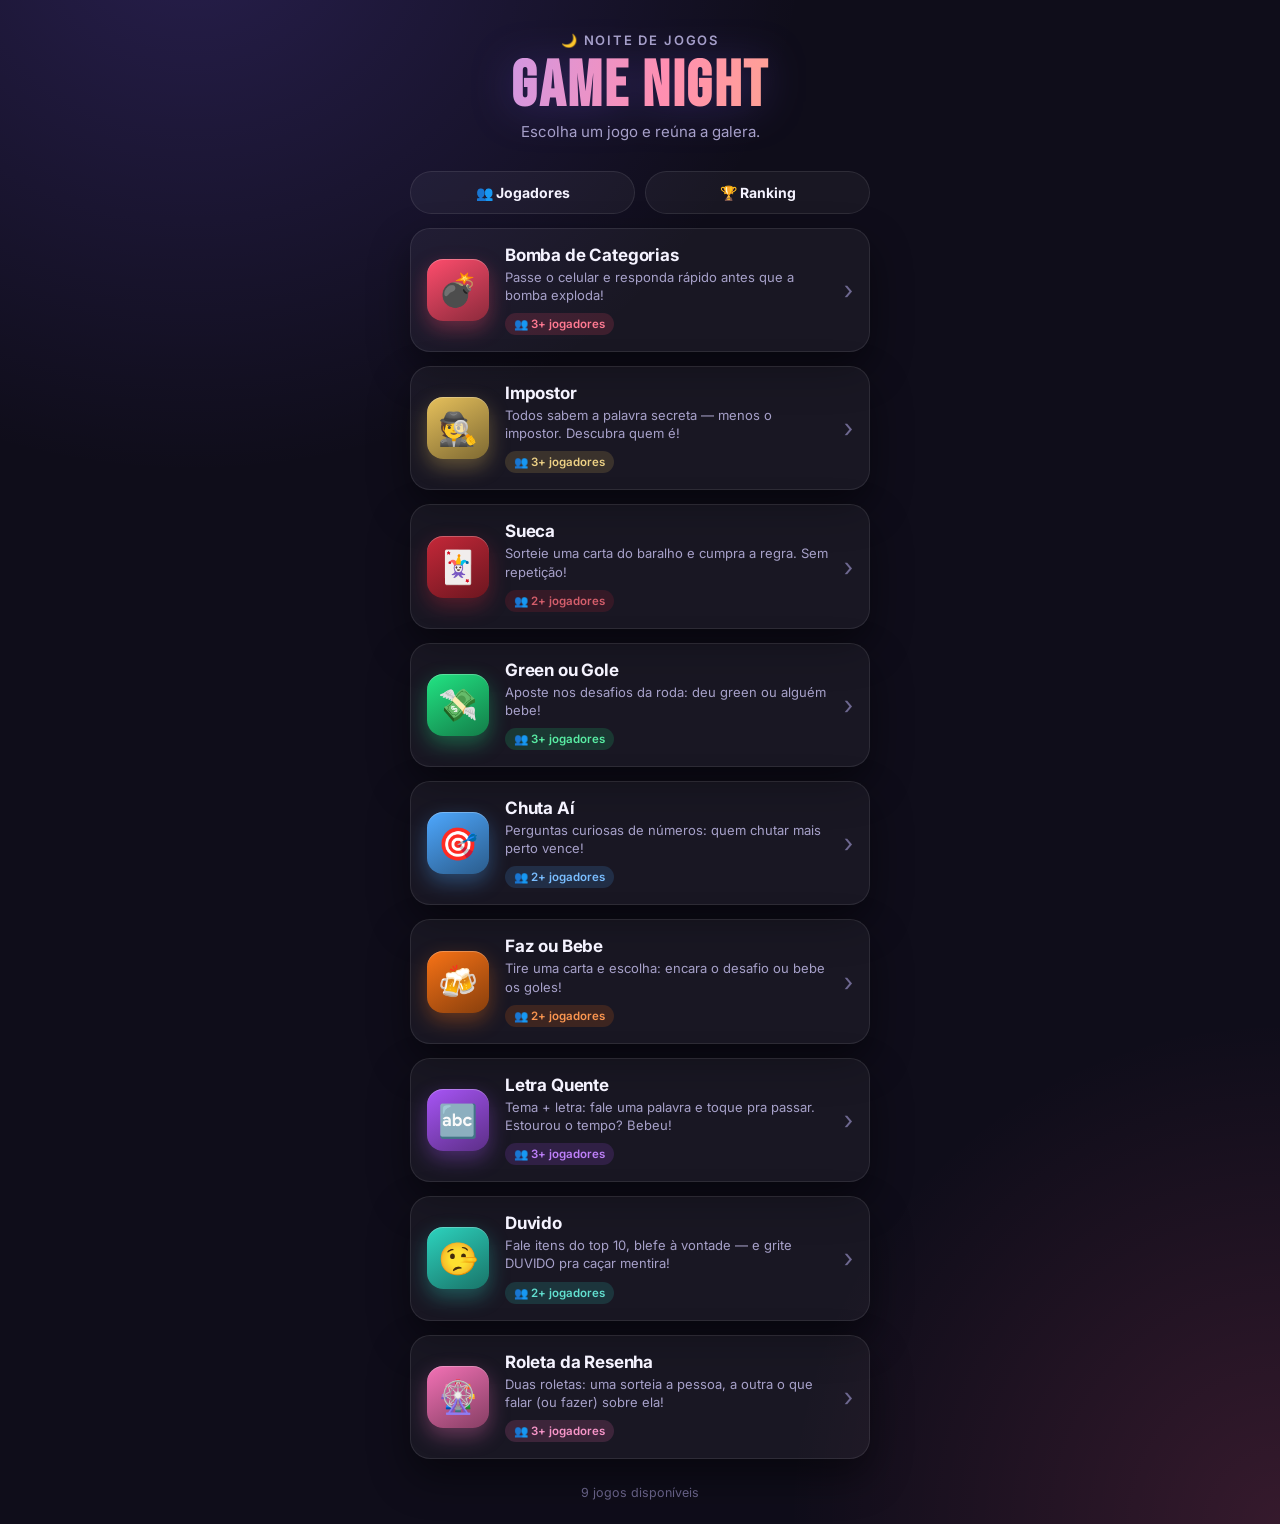
<file: index.html>
<!DOCTYPE html>
<html lang="pt-BR">
<head>
  <meta charset="UTF-8">
  <meta name="viewport" content="width=device-width, initial-scale=1.0, viewport-fit=cover">
  <title>Game Night 🎲</title>

  <!-- Ícone da aba (dado) -->
  <link rel="icon" href="data:image/svg+xml,<svg xmlns='http://www.w3.org/2000/svg' viewBox='0 0 100 100'><text y='.9em' font-size='90'>🎲</text></svg>">

  <!-- Fontes (mesma família usada nos jogos, pra manter a identidade) -->
  <link rel="preconnect" href="https://fonts.googleapis.com">
  <link rel="preconnect" href="https://fonts.gstatic.com" crossorigin>
  <link href="https://fonts.googleapis.com/css2?family=Bebas+Neue&family=Inter:wght@400;500;600;700;800&display=swap" rel="stylesheet">

  <link rel="stylesheet" href="estilo.css">
</head>
<body>

  <main class="hub">

    <!-- ================= CABEÇALHO ================= -->
    <header class="cabecalho">
      <div class="eyebrow">🌙 Noite de Jogos</div>
      <h1 class="logo">GAME NIGHT</h1>
      <p class="tagline">Escolha um jogo e reúna a galera.</p>
    </header>

    <!-- ================= MESA E RANKING ================= -->
    <section class="paineis-topo">
      <button class="chip-painel" id="chip-mesa" onclick="alternarPainel('painel-mesa')">👥 Jogadores</button>
      <button class="chip-painel" id="chip-ranking" onclick="alternarPainel('painel-ranking')">🏆 Ranking</button>
    </section>

    <!-- Mesa: cadastre a galera uma vez e os nomes entram nos jogos -->
    <section class="painel" id="painel-mesa">
      <p class="painel-dica">Cadastre a galera uma vez: os nomes entram automaticamente nos jogos e alimentam o ranking. 🎉</p>
      <div class="add-row">
        <input type="text" id="input-nome" maxlength="14" placeholder="Nome do jogador" autocomplete="off">
        <button class="btn-add" onclick="hubAdicionarJogador()">+</button>
      </div>
      <div class="lista-mesa" id="lista-mesa"></div>
    </section>

    <!-- Ranking: geral e por jogo -->
    <section class="painel" id="painel-ranking">
      <div class="abas-ranking" id="abas-ranking"></div>
      <div class="ranking-lista" id="ranking-lista"></div>
      <button class="btn-zerar" onclick="hubZerarRanking()">🗑 Zerar ranking</button>
    </section>

    <!-- ================= LISTA DE JOGOS ================= -->
    <!-- Preenchida automaticamente pelo app.js a partir do jogos.js -->
    <section id="lista-jogos" class="lista-jogos"></section>

    <!-- ================= RODAPÉ ================= -->
    <footer class="rodape">
      <span id="contador-jogos"></span>
    </footer>

  </main>

  <!-- Mesa global e ranking compartilhado entre os jogos -->
  <script src="ranking.js"></script>
  <!-- Banco de jogos: edite ESTE arquivo para adicionar novos jogos -->
  <script src="jogos.js"></script>
  <!-- Lógica que monta os cards -->
  <script src="app.js"></script>
</body>
</html>
</file>
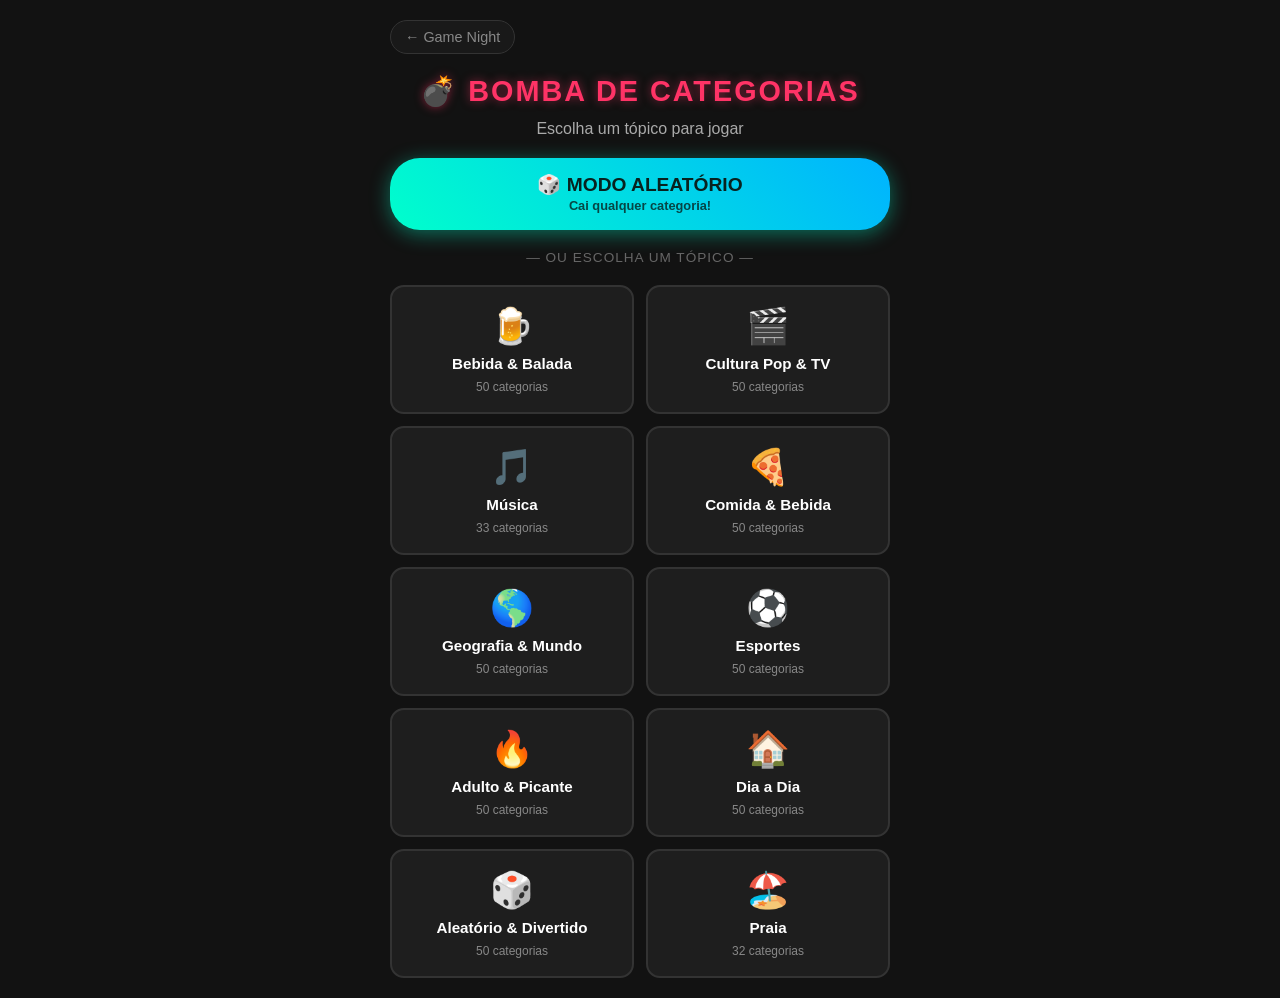
<file: BOMBA-RELOGIO/index.html>
<!DOCTYPE html>
<html lang="pt-BR">
<head>
    <meta charset="UTF-8">
    <meta name="viewport" content="width=device-width, initial-scale=1.0">
    <title>Bomba-Relógio Etílica</title>
    <link rel="stylesheet" href="estilos.css">
</head>
<body>

    <!-- ================= TELA DE MENU ================= -->
    <div class="container tela" id="tela-menu">
        <a href="../index.html" class="link-hub">← Game Night</a>
        <h1>💣 Bomba de Categorias</h1>
        <p class="subtitulo">Escolha um tópico para jogar</p>

        <!-- Botão do modo aleatório -->
        <button id="btn-aleatorio" class="btn-aleatorio">🎲 MODO ALEATÓRIO<br><span>Cai qualquer categoria!</span></button>

        <p class="ou">— ou escolha um tópico —</p>

        <!-- Grade de tópicos (preenchida automaticamente pelo JS) -->
        <div id="grade-topicos" class="grade-topicos"></div>
    </div>

    <!-- ================= TELA DO JOGO ================= -->
    <div class="container tela escondido" id="tela-jogo">
        <button id="btn-voltar" class="btn-voltar">← Voltar ao menu</button>

        <h1 id="titulo-topico">Bomba de Categorias</h1>

        <div id="categoria-box">
            <div id="categoria-grupo"></div>
            <div id="categoria-texto">Toque em Iniciar para Jogar!</div>
        </div>

        <div id="bomba-visual">💣</div>

        <div id="punicao-box"></div>

        <!-- Quem segurava a bomba (alimenta o ranking do Game Night) -->
        <div id="quem-explodiu" class="quem-explodiu" style="display:none;"></div>

        <!-- Ritmo da bomba (define a faixa de duração da rodada) -->
        <div class="ritmo-box" id="ritmo-box">
            <button class="chip-ritmo" data-ritmo="rapido">⚡ Rápido</button>
            <button class="chip-ritmo selecionado" data-ritmo="normal">💣 Normal</button>
            <button class="chip-ritmo" data-ritmo="zen">🧘 Zen</button>
        </div>

        <button id="btn-acao">INICIAR JOGO</button>
    </div>

    <!-- Mesa global e ranking do Game Night -->
    <script src="../ranking.js"></script>
    <!-- Banco de categorias (edite este arquivo para adicionar mais) -->
    <script src="categorias.js"></script>
    <!-- Lógica do jogo -->
    <script src="jogo.js"></script>
</body>
</html>
</file>
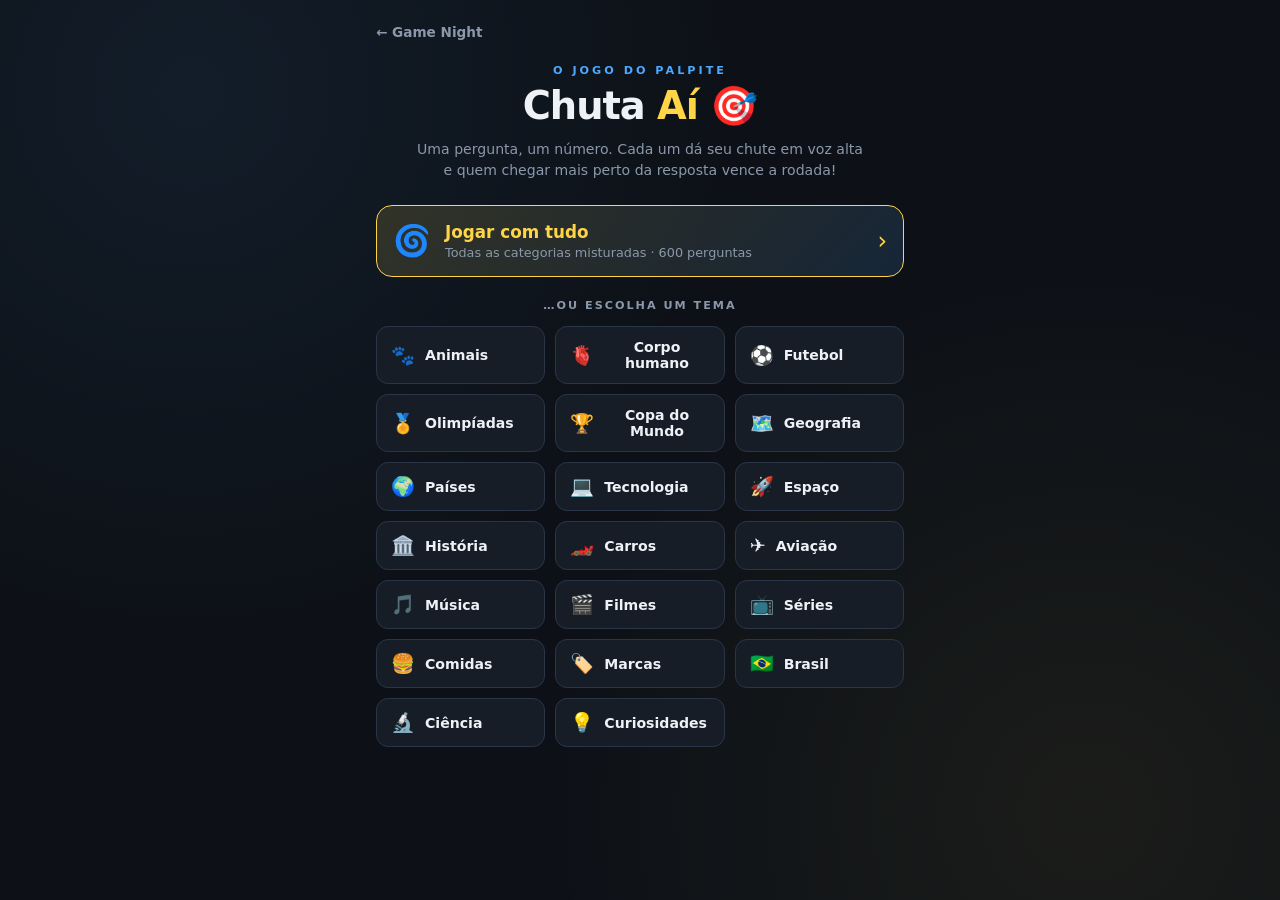
<file: CHUTA-AI/index.html>
<!DOCTYPE html>
<html lang="pt-BR">
<head>
    <meta charset="UTF-8">
    <meta name="viewport" content="width=device-width, initial-scale=1.0">
    <title>Chuta Aí</title>
    <link rel="stylesheet" href="css/estilos.css">
</head>
<body>

    <div class="container">

        <!-- Link de volta para o hub Game Night -->
        <a href="../index.html" class="link-hub">← Game Night</a>

        <!-- ================= TELA 1: CATEGORIAS ================= -->
        <section id="tela-categorias" class="tela ativa">
            <header class="cabecalho">
                <p class="eyebrow">O jogo do palpite</p>
                <h1 class="logo">Chuta <span class="logo-ai">Aí</span> 🎯</h1>
                <p class="tagline">Uma pergunta, um número. Cada um dá seu chute em voz alta<br>e quem chegar mais perto da resposta vence a rodada!</p>
            </header>

            <button class="btn-todas" onclick="iniciarJogo('todas')">
                <span class="todas-emoji">🌀</span>
                <span class="todas-info">
                    <span class="todas-nome">Jogar com tudo</span>
                    <span class="todas-desc">Todas as categorias misturadas · 600 perguntas</span>
                </span>
                <span class="todas-seta">›</span>
            </button>

            <p class="titulo-secao">…ou escolha um tema</p>

            <div class="grade-categorias" id="grade-categorias">
                <!-- chips gerados pelo JS -->
            </div>
        </section>

        <!-- ================= TELA 2: JOGO ================= -->
        <section id="tela-jogo" class="tela">

            <div class="barra-topo">
                <button class="chip-categoria" id="chip-categoria" onclick="voltarCategorias()">🌀 Todas · trocar</button>
                <div class="contador" id="contador">📋 <b id="num-restantes">0</b> restantes</div>
            </div>

            <div class="cartao" id="cartao">
                <span class="tag-categoria" id="tag-categoria">🐾 Animais</span>
                <p class="pergunta" id="texto-pergunta">Toque em "Nova Pergunta" para começar!</p>

                <!-- Resposta (escondida até clicar) -->
                <div class="painel-resposta" id="painel-resposta">
                    <p class="resposta-rotulo">Resposta</p>
                    <p class="resposta-valor"><span id="valor-resposta">—</span> <span class="resposta-unidade" id="unidade-resposta"></span></p>
                    <div class="curiosidade">
                        <span class="curiosidade-icone">💡</span>
                        <p id="texto-curiosidade"></p>
                    </div>
                </div>
            </div>

            <!-- Quem chegou mais perto (alimenta o ranking do Game Night) -->
            <div class="quem-acertou" id="quem-acertou" style="display:none;"></div>

            <div class="botoes">
                <button class="btn-resposta" id="btn-resposta" onclick="mostrarResposta()" disabled>👀 Mostrar Resposta</button>
                <button class="btn-nova" id="btn-nova" onclick="novaPergunta()">🎲 Nova Pergunta</button>
            </div>

            <!-- Aviso de fim de baralho -->
            <div class="fim-baralho" id="fim-baralho" style="display:none;">
                <p>🏁 Acabaram as perguntas deste tema!</p>
                <button class="btn-reiniciar" onclick="reiniciarBaralho()">🔄 Embaralhar de novo</button>
            </div>
        </section>

    </div>

    <script src="../ranking.js"></script>
    <script src="js/perguntas.js"></script>
    <script src="js/jogo.js"></script>
</body>
</html>
</file>
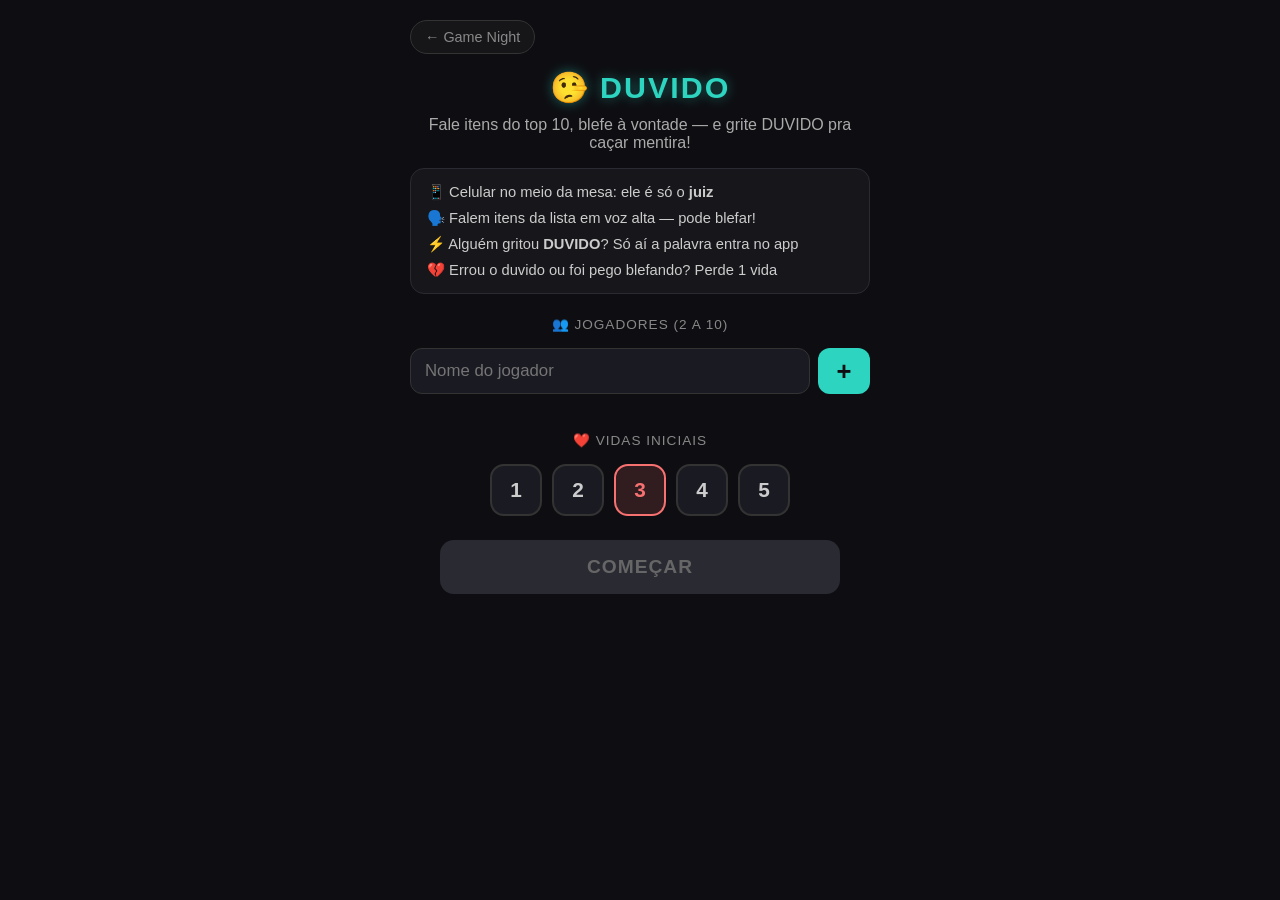
<file: DUVIDO/index.html>
<!DOCTYPE html>
<html lang="pt-BR">
<head>
    <meta charset="UTF-8">
    <meta name="viewport" content="width=device-width, initial-scale=1.0, maximum-scale=1.0, user-scalable=no">
    <title>Duvido</title>
    <link rel="stylesheet" href="estilos.css">
</head>
<body>

    <!-- ================= TELA 1: SETUP ================= -->
    <div class="tela tela-scroll" id="tela-setup">
        <a href="../index.html" class="link-hub">← Game Night</a>
        <h1>🤥 Duvido</h1>
        <p class="subtitulo">Fale itens do top 10, blefe à vontade — e grite DUVIDO pra caçar mentira!</p>

        <div class="regras-box">
            <div>📱 Celular no meio da mesa: ele é só o <b>juiz</b></div>
            <div>🗣️ Falem itens da lista em voz alta — pode blefar!</div>
            <div>⚡ Alguém gritou <b>DUVIDO</b>? Só aí a palavra entra no app</div>
            <div>💔 Errou o duvido ou foi pego blefando? Perde 1 vida</div>
        </div>

        <p class="rotulo-config">👥 Jogadores (2 a 10)</p>
        <form id="form-jogador" class="linha-add" autocomplete="off">
            <input type="text" id="input-nome" placeholder="Nome do jogador"
                   maxlength="14" autocomplete="off" autocorrect="off"
                   autocapitalize="words" spellcheck="false">
            <button type="submit" class="btn-add">+</button>
        </form>
        <div id="lista-jogadores" class="lista-jogadores"></div>

        <p class="rotulo-config">❤️ Vidas iniciais</p>
        <div class="chips-vidas" id="chips-vidas">
            <button class="chip-vida" data-vidas="1">1</button>
            <button class="chip-vida" data-vidas="2">2</button>
            <button class="chip-vida selecionado" data-vidas="3">3</button>
            <button class="chip-vida" data-vidas="4">4</button>
            <button class="chip-vida" data-vidas="5">5</button>
        </div>

        <button id="btn-comecar" class="btn-principal" disabled>COMEÇAR</button>
    </div>

    <!-- ================= TELA 2: JOGO ================= -->
    <div class="tela tela-jogo escondido" id="tela-jogo">
        <div class="tema-box">
            <div class="tema-rotulo">TEMA</div>
            <div id="tema-titulo" class="tema-titulo"></div>
        </div>

        <ol id="lista-slots" class="lista-slots"></ol>

        <!-- Única entrada do jogo: só se digita pra resolver um DUVIDO -->
        <form id="form-duvido" class="linha-duvido" autocomplete="off">
            <input type="text" id="input-palavra" placeholder="Palavra duvidada…"
                   name="duvido-sem-sugestao" autocomplete="off" autocorrect="off"
                   autocapitalize="off" spellcheck="false">
            <button type="submit" class="btn-duvidar">DUVIDAR</button>
        </form>

        <div id="placar" class="placar"></div>

        <div class="linha-secundaria">
            <button id="btn-encerrar" class="btn-secundario">🏁 Revelar tudo e encerrar rodada</button>
            <button id="btn-pular" class="btn-secundario">⏭️ Pular tema</button>
        </div>
    </div>

    <!-- ================= TELA 4: FIM DE RODADA ================= -->
    <div class="tela tela-scroll escondido" id="tela-rodada">
        <h1>📋 Lista completa</h1>
        <div id="rodada-tema" class="subtitulo"></div>
        <ol id="lista-final" class="lista-final"></ol>
        <p id="rodada-fonte" class="fonte"></p>
        <button id="btn-proximo-tema" class="btn-principal">PRÓXIMO TEMA →</button>
    </div>

    <!-- ================= TELA 5: FIM DE JOGO ================= -->
    <div class="tela tela-scroll escondido" id="tela-vitoria">
        <div class="trofeu">🏆</div>
        <h1 id="nome-vencedor"></h1>
        <p class="subtitulo">Último de pé — venceu o Duvido!</p>

        <!-- A rodada foi interrompida pela vitória: revela a lista que estava na mesa -->
        <p class="rotulo-config">📋 A lista era…</p>
        <div id="vitoria-tema" class="subtitulo"></div>
        <ol id="lista-final-vitoria" class="lista-final"></ol>
        <p id="vitoria-fonte" class="fonte"></p>

        <button id="btn-revanche" class="btn-principal">JOGAR DE NOVO</button>
        <button id="btn-novos-jogadores" class="btn-secundario">Trocar jogadores</button>
    </div>

    <!-- ============ TELA 3: OVERLAY DO VEREDITO ============ -->
    <div class="overlay escondido" id="overlay">
        <!-- Confirmação de fuzzy: "Você quis dizer…?" -->
        <div class="overlay-conteudo escondido" id="ov-confirmar">
            <div class="ov-pergunta">Você quis dizer<br><span id="ov-sugestao"></span>?</div>
            <div class="ov-botoes-sim-nao">
                <button id="btn-sim" class="btn-sim">SIM</button>
                <button id="btn-nao" class="btn-nao">NÃO</button>
            </div>
        </div>

        <!-- Veredito -->
        <div class="overlay-conteudo escondido" id="ov-veredito">
            <div id="ov-emoji" class="ov-emoji"></div>
            <div id="ov-titulo" class="ov-titulo"></div>
            <div id="ov-item" class="ov-item"></div>
            <div id="ov-subtitulo" class="ov-subtitulo"></div>
            <div id="ov-jogadores" class="ov-jogadores"></div>
            <button id="btn-ninguem" class="btn-ninguem">Ninguém perde vida</button>
            <button id="btn-voltar-jogo" class="btn-principal escondido">VOLTAR AO JOGO</button>
        </div>
    </div>

    <!-- Banco de temas (dado puro — edite este arquivo pra adicionar temas) -->
    <script src="temas.js"></script>
    <!-- Motor de reconhecimento de palavras (funções puras, testável em testes.html) -->
    <script src="motor.js"></script>
    <!-- Lógica do jogo -->
    <script src="jogo.js"></script>
</body>
</html>
</file>
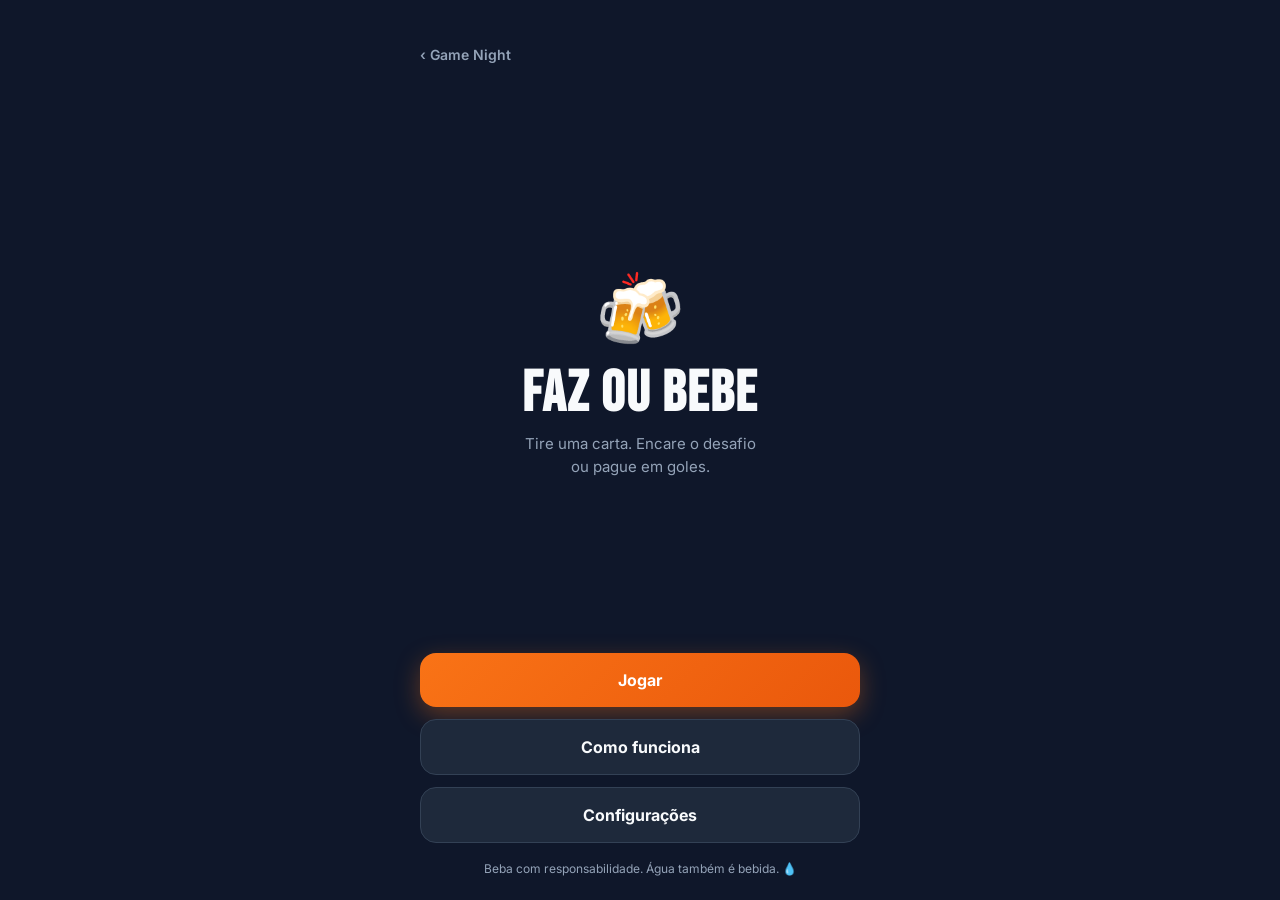
<file: FAZ-OU-BEBE/index.html>
<!DOCTYPE html>
<html lang="pt-BR">
<head>
<meta charset="UTF-8">
<meta name="viewport" content="width=device-width, initial-scale=1.0, maximum-scale=1, user-scalable=no, viewport-fit=cover">
<meta name="theme-color" content="#0F172A">
<title>Faz ou Bebe — Jogo de Festa</title>
<link rel="preconnect" href="https://fonts.googleapis.com">
<link href="https://fonts.googleapis.com/css2?family=Bebas+Neue&family=Inter:wght@400;500;600;700;800&display=swap" rel="stylesheet">
<link rel="stylesheet" href="css/style.css">
</head>
<body>

<div id="app">

  <!-- ================= TELA INICIAL ================= -->
  <div class="screen active" id="tela-inicio">
    <div class="top-nav">
      <a class="back-link" href="../index.html">‹ Game Night</a>
    </div>
    <div class="logo-area">
      <div class="logo-emoji">🍻</div>
      <h1 class="display">FAZ OU BEBE</h1>
      <p class="sub">Tire uma carta. Encare o desafio<br>ou pague em goles.</p>
    </div>
    <div class="menu-botoes">
      <button class="btn-primario" onclick="abrirTela('tela-jogadores')">Jogar</button>
      <button class="btn-secundario" onclick="abrirTela('tela-comofunciona')">Como funciona</button>
      <button class="btn-secundario" onclick="abrirTela('tela-config')">Configurações</button>
    </div>
    <p class="footnote">Beba com responsabilidade. Água também é bebida. 💧</p>
  </div>

  <!-- ================= COMO FUNCIONA ================= -->
  <div class="screen" id="tela-comofunciona">
    <div class="top-nav">
      <button class="back-link" onclick="voltarInicio()">‹ Voltar</button>
    </div>
    <div class="eyebrow">Regras</div>
    <h2 class="display">Como funciona</h2>
    <div class="regras">
      <div class="regra"><span class="regra-num">1</span><p>Um celular só, passado de mão em mão. Na sua vez, <strong>toque na carta</strong> para virar.</p></div>
      <div class="regra"><span class="regra-num">2</span><p>A carta traz um desafio. Você decide: <strong>✅ faz</strong> o desafio ou <strong>🍻 bebe</strong> os goles indicados.</p></div>
      <div class="regra"><span class="regra-num">3</span><p>O grupo julga se o desafio foi cumprido. A palavra da mesa é final. 😄</p></div>
      <div class="regra"><span class="regra-num">4</span><p>De vez em quando aparece uma <strong>⚡ carta especial</strong> com um evento extra: todos bebem, regra do silêncio, inversão da roda...</p></div>
      <div class="regra"><span class="regra-num">5</span><p>As cartas <strong>nunca se repetem</strong> na mesma partida. O baralho só é reembaralhado quando todas forem usadas.</p></div>
    </div>
    <div class="spacer"></div>
    <button class="btn-primario" onclick="abrirTela('tela-jogadores')">Bora jogar</button>
  </div>

  <!-- ================= CONFIGURAÇÕES ================= -->
  <div class="screen" id="tela-config">
    <div class="top-nav">
      <button class="back-link" onclick="voltarInicio()">‹ Voltar</button>
    </div>
    <div class="eyebrow">Ajustes</div>
    <h2 class="display">Configurações</h2>
    <div class="config-lista">
      <button class="config-item" onclick="alternarConfig('sons')">
        <span class="config-texto"><strong>Sons</strong><small>Flip, cliques e efeitos</small></span>
        <span class="switch" id="sw-sons"><span class="bolinha"></span></span>
      </button>
      <button class="config-item" onclick="alternarConfig('animacoes')">
        <span class="config-texto"><strong>Animações</strong><small>Transições e flip da carta</small></span>
        <span class="switch" id="sw-animacoes"><span class="bolinha"></span></span>
      </button>
      <button class="config-item" onclick="alternarConfig('temaClaro')">
        <span class="config-texto"><strong>Modo claro</strong><small>O padrão é o modo escuro</small></span>
        <span class="switch" id="sw-tema"><span class="bolinha"></span></span>
      </button>
      <button class="config-item" onclick="alternarConfig('semPesado')">
        <span class="config-texto"><strong>Remover cartas pesadas</strong><small>Vale para a próxima partida</small></span>
        <span class="switch" id="sw-pesado"><span class="bolinha"></span></span>
      </button>
      <button class="config-item" onclick="alternarConfig('mostrarRestantes')">
        <span class="config-texto"><strong>Cartas restantes</strong><small>Mostra o contador durante o jogo</small></span>
        <span class="switch" id="sw-contador"><span class="bolinha"></span></span>
      </button>
    </div>
  </div>

  <!-- ================= JOGADORES ================= -->
  <div class="screen" id="tela-jogadores">
    <div class="top-nav">
      <button class="back-link" onclick="voltarInicio()">‹ Voltar</button>
    </div>
    <div class="eyebrow">Configuração</div>
    <h2 class="display">Quem vai jogar?</h2>

    <div class="field">
      <label>Quantos jogadores?</label>
      <div class="stepper">
        <button onclick="mudarQtd(-1)">−</button>
        <div class="val" id="qtd-valor">4</div>
        <button onclick="mudarQtd(1)">+</button>
      </div>
      <p class="field-dica">De 2 a 20 jogadores</p>
    </div>

    <div class="field">
      <label>Nomes</label>
      <div class="chips-duo">
        <button class="chip on" id="chip-auto" onclick="definirNomesAuto(true)">Automáticos</button>
        <button class="chip" id="chip-manual" onclick="definirNomesAuto(false)">Personalizar</button>
      </div>
      <div class="lista-nomes oculto" id="lista-nomes"></div>
    </div>

    <div class="spacer"></div>
    <button class="btn-primario" onclick="confirmarJogadores()">Continuar</button>
  </div>

  <!-- ================= MODO DE JOGO ================= -->
  <div class="screen" id="tela-modo">
    <div class="top-nav">
      <button class="back-link" onclick="abrirTela('tela-jogadores')">‹ Voltar</button>
    </div>
    <div class="eyebrow">Última etapa</div>
    <h2 class="display">Escolha o modo</h2>
    <div class="mode-cards">
      <button class="mode-card" onclick="escolherModo('resenha')">
        <span class="m-icon">🍺</span>
        <span class="m-body">
          <span class="m-title">Resenha</span>
          <span class="m-desc">Leve e divertido. Desafios descontraídos para qualquer grupo, sem constrangimento pesado.</span>
        </span>
        <span class="m-arrow">›</span>
      </button>
      <button class="mode-card" onclick="escolherModo('pesado')">
        <span class="m-icon">🔥</span>
        <span class="m-body">
          <span class="m-title">Pesado</span>
          <span class="m-desc">Ousado. Mensagens, ligações, confissões e vergonha na medida. Só para grupos corajosos.</span>
        </span>
        <span class="m-arrow">›</span>
      </button>
      <button class="mode-card" onclick="escolherModo('aleatorio')">
        <span class="m-icon">🎲</span>
        <span class="m-body">
          <span class="m-title">Aleatório</span>
          <span class="m-desc">Mistura os dois modos. Nunca se sabe o que vem: pode ser leve, pode ser pesado.</span>
        </span>
        <span class="m-arrow">›</span>
      </button>
    </div>
  </div>

  <!-- ================= JOGO ================= -->
  <div class="screen" id="tela-jogo">
    <div class="top-nav jogo-nav">
      <button class="back-link" onclick="sairPartida()">‹ Sair</button>
      <div class="contador oculto" id="contador-cartas"></div>
    </div>

    <div class="eventos-ativos" id="eventos-ativos"></div>

    <div class="vez-area">
      <div class="eyebrow">É a vez de</div>
      <div class="vez-nome" id="vez-nome">Jogador 1</div>
    </div>

    <!-- Carta com flip: frente (fechada) e verso (revelada) -->
    <div class="carta-area">
      <div class="carta" id="carta" onclick="tocarCarta()">
        <div class="carta-face carta-frente">
          <div class="carta-logo">🍻</div>
          <div class="carta-interrogacao">?</div>
          <div class="carta-marca">FAZ OU BEBE</div>
        </div>
        <div class="carta-face carta-verso">
          <div class="carta-topo">
            <span class="carta-categoria" id="carta-categoria">Categoria</span>
            <span class="carta-modo resenha" id="carta-modo">🍺 Resenha</span>
          </div>
          <h3 class="carta-titulo" id="carta-titulo">Título</h3>
          <p class="carta-descricao" id="carta-descricao">Descrição do desafio.</p>
          <div class="carta-ou">— OU —</div>
          <div class="carta-goles" id="carta-goles">Beba 3 goles</div>
        </div>
      </div>
    </div>

    <p class="dica-toque" id="dica-toque">Toque na carta para revelar 👆</p>

    <div class="acoes-reveladas oculto" id="acoes-reveladas">
      <div class="acoes-duo">
        <button class="btn-secundario" onclick="registrarRodada(true)">✅ Fez (+1 pt)</button>
        <button class="btn-secundario" onclick="registrarRodada(false)">🍺 Bebeu</button>
      </div>
      <button class="btn-primario" onclick="proximaCarta()">Próxima carta ›</button>
      <div class="acoes-duo">
        <button class="btn-secundario" onclick="cartaAleatoria()">🎲 Carta aleatória</button>
        <button class="btn-secundario" onclick="abrirTrocaJogador()">🔁 Trocar jogador</button>
      </div>
    </div>
  </div>

</div>

<!-- ================= CARTA ESPECIAL (overlay) ================= -->
<div class="overlay" id="overlay-especial">
  <div class="especial-carta">
    <div class="especial-tag">⚡ CARTA ESPECIAL</div>
    <h3 id="especial-titulo">Título</h3>
    <p id="especial-descricao">Descrição do evento.</p>
    <div class="especial-duracao" id="especial-duracao">Efeito imediato</div>
    <button class="btn-primario" onclick="fecharEspecial()">Entendido!</button>
  </div>
</div>

<!-- ================= TROCAR JOGADOR (modal) ================= -->
<div class="overlay" id="modal-troca" onclick="if(event.target===this)fecharModal('modal-troca')">
  <div class="modal-caixa">
    <h3>De quem é a vez?</h3>
    <div class="lista-troca" id="lista-troca"></div>
    <button class="btn-secundario" onclick="fecharModal('modal-troca')">Cancelar</button>
  </div>
</div>

<!-- ================= SAIR DA PARTIDA (modal) ================= -->
<div class="overlay" id="modal-sair" onclick="if(event.target===this)fecharModal('modal-sair')">
  <div class="modal-caixa">
    <h3>Encerrar a partida?</h3>
    <p class="modal-texto">O progresso do baralho será perdido.</p>
    <button class="btn-perigo" onclick="confirmarSaida()">Sim, sair</button>
    <button class="btn-secundario" onclick="fecharModal('modal-sair')">Continuar jogando</button>
  </div>
</div>

<!-- Aviso rápido -->
<div class="toast" id="toast"></div>

<script src="../ranking.js"></script>
<script src="js/cards.js"></script>
<script src="js/specialCards.js"></script>
<script src="js/utils.js"></script>
<script src="js/animations.js"></script>
<script src="js/game.js"></script>
<script src="js/script.js"></script>
</body>
</html>
</file>
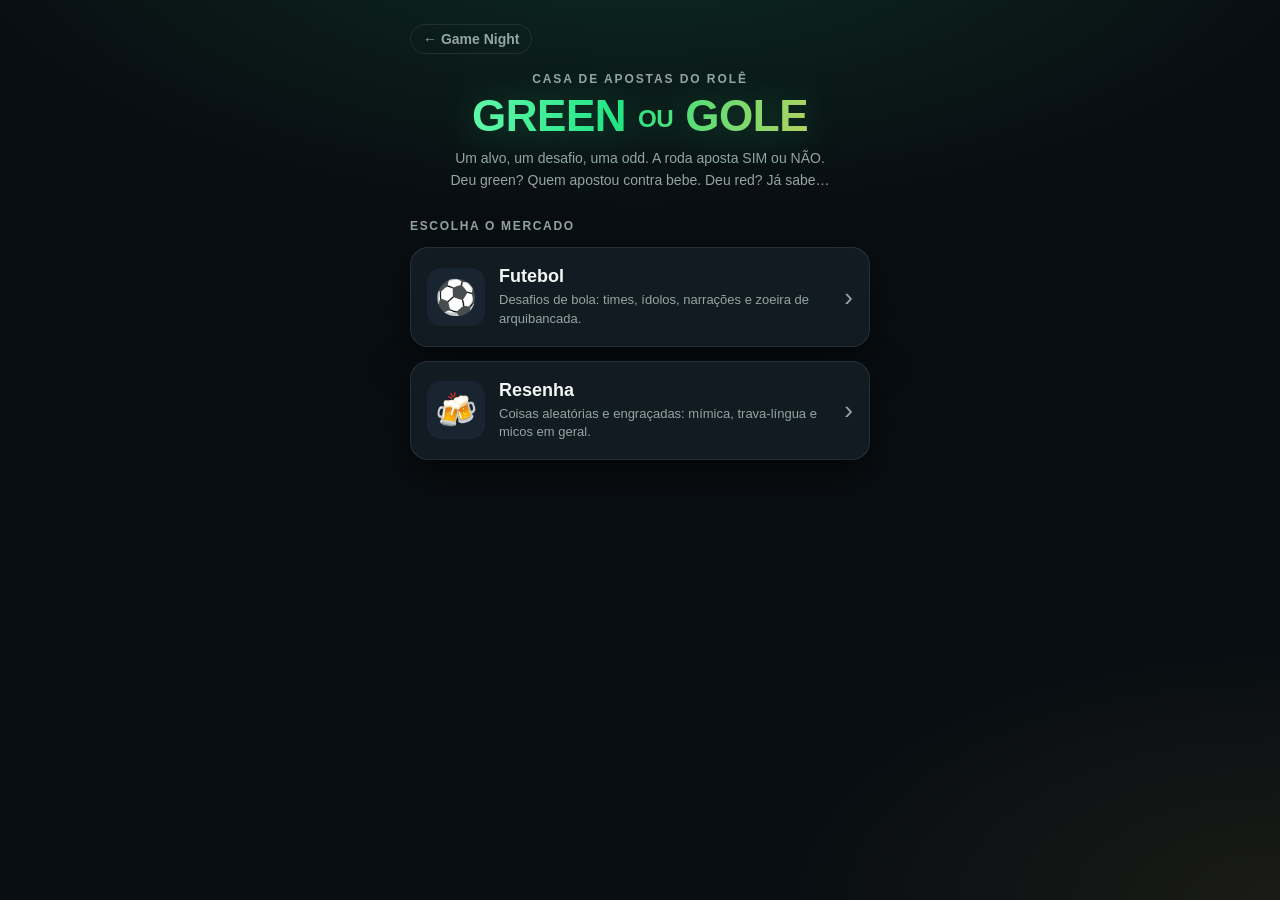
<file: GREEN-GOLE/index.html>
<!DOCTYPE html>
<html lang="pt-BR">
<head>
    <meta charset="UTF-8">
    <meta name="viewport" content="width=device-width, initial-scale=1.0">
    <title>Green ou Gole</title>
    <link rel="stylesheet" href="css/estilos.css">
</head>
<body>

    <div class="container">

        <!-- Link de volta para o hub Game Night -->
        <a href="../index.html" class="link-hub">← Game Night</a>

        <!-- ================= TELA 1: SELEÇÃO DE TEMA ================= -->
        <section id="tela-temas" class="tela ativa">
            <header class="cabecalho">
                <p class="eyebrow">Casa de apostas do rolê</p>
                <h1 class="logo">Green <span class="logo-ou">ou</span> Gole</h1>
                <p class="tagline">Um alvo, um desafio, uma odd. A roda aposta SIM ou NÃO.<br>Deu green? Quem apostou contra bebe. Deu red? Já sabe…</p>
            </header>

            <p class="titulo-secao">Escolha o mercado</p>

            <button class="card-tema" data-tema="futebol" onclick="selecionarTema('futebol')">
                <span class="tema-emoji">⚽</span>
                <span class="tema-info">
                    <span class="tema-nome">Futebol</span>
                    <span class="tema-desc">Desafios de bola: times, ídolos, narrações e zoeira de arquibancada.</span>
                </span>
                <span class="tema-seta">›</span>
            </button>

            <button class="card-tema" data-tema="resenha" onclick="selecionarTema('resenha')">
                <span class="tema-emoji">🍻</span>
                <span class="tema-info">
                    <span class="tema-nome">Resenha</span>
                    <span class="tema-desc">Coisas aleatórias e engraçadas: mímica, trava-língua e micos em geral.</span>
                </span>
                <span class="tema-seta">›</span>
            </button>
        </section>

        <!-- ================= TELA 2: JOGO ================= -->
        <section id="tela-jogo" class="tela">

            <!-- Barra superior: tema atual + jogadores + placar pessoal -->
            <div class="barra-topo">
                <button class="chip-tema" id="chip-tema" onclick="trocarTema()">⚽ Futebol · trocar</button>
                <div class="chips-direita">
                    <button class="chip-tema" id="chip-jogadores" onclick="abrirJogadores()">👥 0</button>
                    <button class="chip-tema" onclick="abrirPlacar()">🏆</button>
                    <div class="ao-vivo"><span class="ponto"></span>AO VIVO</div>
                </div>
            </div>

            <div class="placar">
                <div class="placar-item placar-green">GREEN <b id="placar-green">0</b></div>
                <div class="placar-rodada">Rodada <b id="num-rodada">0</b></div>
                <div class="placar-item placar-red">RED <b id="placar-red">0</b></div>
            </div>

            <!-- Bilhete de aposta -->
            <div class="bilhete">
                <div class="bilhete-topo">
                    <span class="mercado-titulo" id="mercado-titulo">Mercado de Desafios</span>
                </div>

                <div class="alvo" id="alvo-box" style="display:none;">
                    🎯 Será que <b id="alvo-nome"></b> consegue?
                </div>

                <p class="desafio-texto" id="texto-desafio">Toque em "Nova Aposta" para abrir o mercado!</p>

                <!-- Juiz define o risco do desafio (gera as odds) -->
                <div id="dificuldade-box" style="display:none;">
                    <p class="rotulo-fase">⚖️ Juiz, qual o risco desse desafio?</p>
                    <div class="dificuldade-row">
                        <button class="chip-dif" data-dif="facil" onclick="escolherDificuldade('facil')">🟢 Fácil</button>
                        <button class="chip-dif" data-dif="media" onclick="escolherDificuldade('media')">🟡 Média</button>
                        <button class="chip-dif" data-dif="dificil" onclick="escolherDificuldade('dificil')">🔴 Difícil</button>
                    </div>
                </div>

                <!-- Odds -->
                <div class="odds-container" id="odds-box" style="display:none;">
                    <div class="odd-card">
                        <span class="odd-label">✅ SIM (consegue)</span>
                        <span class="odd-valor" id="odd-sim">-.--</span>
                    </div>
                    <div class="odd-card">
                        <span class="odd-label">❌ NÃO (pipoca)</span>
                        <span class="odd-valor" id="odd-nao">-.--</span>
                    </div>
                </div>

                <!-- Apostas da roda: cada um marca SIM ou NÃO no próprio nome -->
                <div id="apostas-box" style="display:none;">
                    <p class="rotulo-fase">✋ Toque no seu nome: 1 toque = <b class="txt-green">SIM</b> · 2 toques = <b class="txt-red">NÃO</b></p>
                    <div class="apostas-grid" id="apostas-grid"></div>
                </div>

                <!-- Cronômetro rápido -->
                <div class="timer-row" id="timer-row" style="display:none;">
                    <button class="chip-timer" onclick="iniciarTimer(10, this)">⏱ 10s</button>
                    <button class="chip-timer" onclick="iniciarTimer(15, this)">⏱ 15s</button>
                    <button class="chip-timer" onclick="iniciarTimer(20, this)">⏱ 20s</button>
                </div>

                <!-- Botões do juiz -->
                <div class="botoes-acao" id="botoes-acao" style="display:none;">
                    <button class="btn-green" id="btn-green" onclick="resolverAposta(true)">✅ DEU GREEN</button>
                    <button class="btn-red" id="btn-red" onclick="resolverAposta(false)">❌ DEU RED</button>
                </div>
            </div>

            <!-- Resultado -->
            <div id="resultado-box"></div>

            <button class="btn-gerar" id="btn-gerar" onclick="gerarAposta()">🎲 Nova Aposta</button>
        </section>

        <!-- ================= TELA 3: JOGADORES ================= -->
        <section id="tela-jogadores" class="tela">
            <header class="cabecalho">
                <p class="eyebrow">Quem tá na mesa</p>
                <h1 class="titulo-tela">👥 Jogadores</h1>
                <p class="tagline">Os desafios serão sorteados entre esses nomes.<br>Mínimo de 2 jogadores.</p>
            </header>

            <div class="add-row">
                <input type="text" id="input-nome" maxlength="14" placeholder="Nome do jogador" autocomplete="off">
                <button class="btn-add" onclick="adicionarJogador()">+</button>
            </div>

            <div class="lista-jogadores" id="lista-jogadores"></div>

            <button class="btn-gerar" id="btn-comecar" onclick="confirmarJogadores()" disabled>Cadastre pelo menos 2 jogadores</button>
        </section>

        <!-- ================= TELA 4: PLACAR DA GALERA ================= -->
        <section id="tela-placar" class="tela">
            <header class="cabecalho">
                <p class="eyebrow">Ranking da noite</p>
                <h1 class="titulo-tela">🏆 Placar da Galera</h1>
            </header>

            <div id="banner-pipoqueiro" class="banner-pipoqueiro" style="display:none;"></div>

            <div id="placar-lista"></div>

            <div class="botoes-acao">
                <button class="btn-red" onclick="zerarPlacar()">🗑 Zerar placar</button>
                <button class="btn-green" onclick="fecharPlacar()">← Voltar</button>
            </div>
        </section>

    </div>

    <script src="../ranking.js"></script>
    <script src="js/temas.js"></script>
    <script src="js/jogo.js"></script>
</body>
</html>
</file>
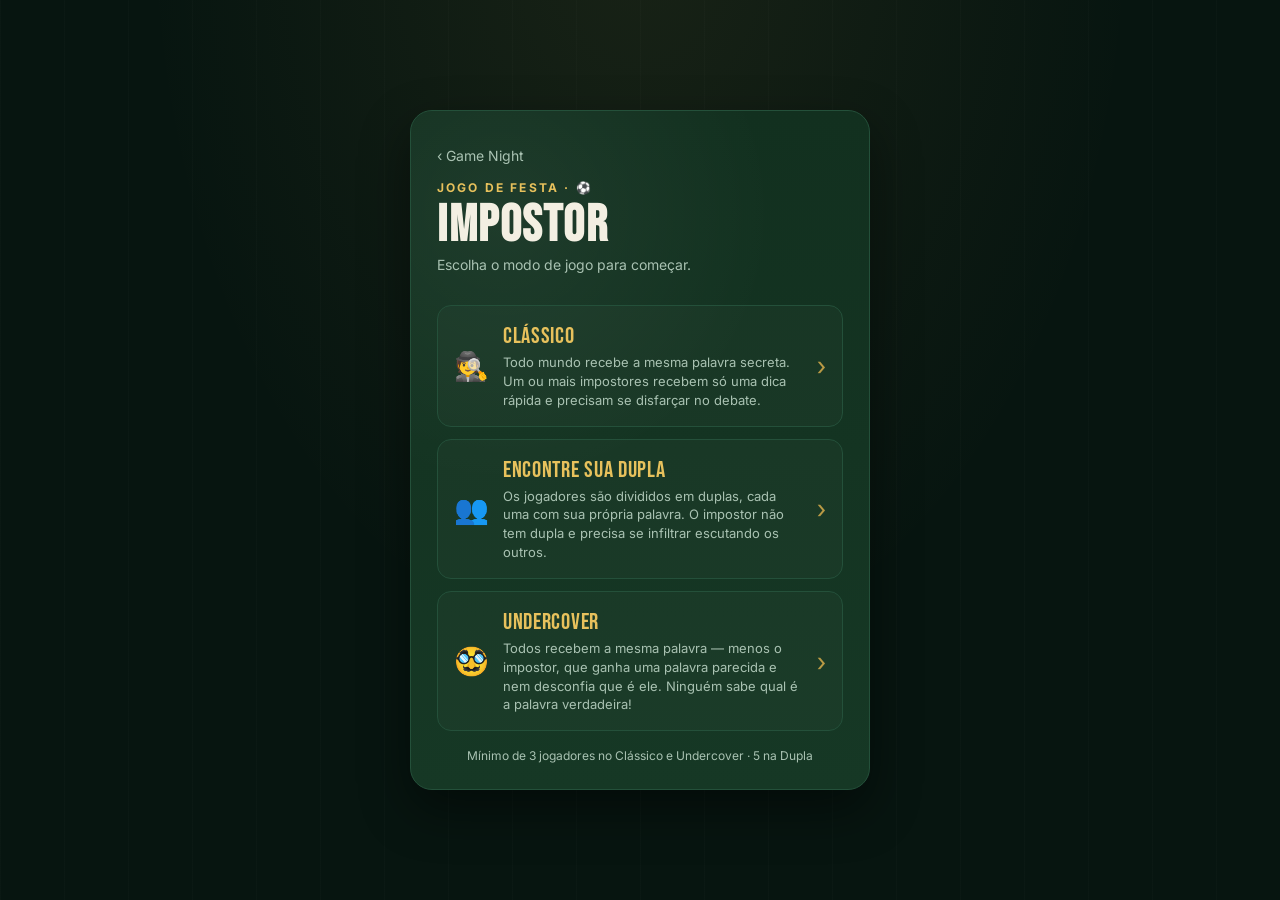
<file: IMPOSTOR/index.html>
<!DOCTYPE html>
<html lang="pt-BR">
<head>
<meta charset="UTF-8">
<meta name="viewport" content="width=device-width, initial-scale=1.0, maximum-scale=1, user-scalable=no, viewport-fit=cover">
<meta name="theme-color" content="#071510">
<title>Impostor — Jogo de Festa</title>
<link rel="preconnect" href="https://fonts.googleapis.com">
<link href="https://fonts.googleapis.com/css2?family=Bebas+Neue&family=Inter:wght@400;500;600;700;800&display=swap" rel="stylesheet">
<link rel="stylesheet" href="css/styles.css">
</head>
<body>


<div id="app">


  <div class="screen active" id="screen-mode">
    <div class="top-nav">
      <a class="back-link" href="../index.html">‹ Game Night</a>
    </div>
    <div class="eyebrow">Jogo de festa · ⚽</div>
    <h1 class="display">IMPOSTOR</h1>
    <p class="sub">Escolha o modo de jogo para começar.</p>
    <div class="mode-cards">
      <button class="mode-card" onclick="selectMode('classic')">
        <span class="m-icon">🕵️</span>
        <span class="m-body">
          <span class="m-title">Clássico</span>
          <span class="m-desc">Todo mundo recebe a mesma palavra secreta. Um ou mais impostores recebem só uma dica rápida e precisam se disfarçar no debate.</span>
        </span>
        <span class="m-arrow">›</span>
      </button>
      <button class="mode-card" onclick="selectMode('dupla')">
        <span class="m-icon">👥</span>
        <span class="m-body">
          <span class="m-title">Encontre sua Dupla</span>
          <span class="m-desc">Os jogadores são divididos em duplas, cada uma com sua própria palavra. O impostor não tem dupla e precisa se infiltrar escutando os outros.</span>
        </span>
        <span class="m-arrow">›</span>
      </button>
      <button class="mode-card" onclick="selectMode('undercover')">
        <span class="m-icon">🥸</span>
        <span class="m-body">
          <span class="m-title">Undercover</span>
          <span class="m-desc">Todos recebem a mesma palavra — menos o impostor, que ganha uma palavra parecida e nem desconfia que é ele. Ninguém sabe qual é a palavra verdadeira!</span>
        </span>
        <span class="m-arrow">›</span>
      </button>
    </div>
    <div class="spacer"></div>
    <p class="footnote">Mínimo de 3 jogadores no Clássico e Undercover · 5 na Dupla</p>
  </div>


  <div class="screen" id="screen-setup">
    <div class="top-nav">
      <button class="back-link" onclick="goToScreen('screen-mode')">‹ Voltar</button>
    </div>
    <div class="eyebrow" id="setup-eyebrow">Configuração</div>
    <h2 class="display" id="setup-title">Quem vai jogar?</h2>


    <div class="field">
      <label>Número de jogadores</label>
      <div class="stepper">
        <button onclick="changePlayers(-1)">−</button>
        <div class="val" id="players-val">5</div>
        <button onclick="changePlayers(1)">+</button>
      </div>
    </div>


    <div class="field">
      <label>Número de impostores</label>
      <div class="stepper">
        <button onclick="changeImpostors(-1)">−</button>
        <div class="val" id="impostors-val">1</div>
        <button onclick="changeImpostors(1)">+</button>
      </div>
      <div class="warn" id="impostor-warn"></div>
    </div>


    <div class="field" id="hint-field">
      <label>Dica para o impostor</label>
      <div class="cat-grid">
        <div class="cat-chip on" id="hint-chip-on" onclick="setHintsEnabled(true)">Com dica</div>
        <div class="cat-chip" id="hint-chip-off" onclick="setHintsEnabled(false)">Sem dica</div>
      </div>
    </div>


    <div class="field">
      <label>Categorias (escolha 1 ou mais)</label>
      <div class="cat-grid" id="cat-grid"></div>
    </div>


    <div class="spacer"></div>
    <button class="btn" id="setup-continue" onclick="startDistribution()">Continuar</button>
  </div>


  <div class="screen" id="screen-pass">
    <div class="pass-wrap">
      <div class="whistle">📱➡️</div>
      <div class="eyebrow">Passe o celular para</div>
      <div class="pass-name" id="pass-player-name">—</div>


      <div class="board-wrap">
        <div class="board" id="board" onclick="handleBoardTap()">
          <div class="board-face board-front">
            <div class="digit">?</div>
            <div class="tap-hint">Toque para revelar</div>
          </div>
          <div class="board-face board-back" id="board-back">
            <div class="role-tag" id="board-role">Sua palavra</div>
            <div class="word" id="board-word">—</div>
            <div class="hint" id="board-hint"></div>
            <div class="reminder" id="board-reminder"></div>
          </div>
        </div>
      </div>


      <div class="progress-dots" id="progress-dots"></div>
    </div>
    <button class="btn" id="pass-action-btn" onclick="handleBoardTap()">Sou eu, revelar</button>
  </div>


  <div class="screen" id="screen-debate">
    <div class="eyebrow">Rodada em andamento</div>
    <h2 class="display" id="debate-title">Hora do debate</h2>
    <div class="instr-card" id="debate-instr"></div>
    <label class="field-label">Jogadores nesta rodada</label>
    <div class="roster" id="debate-roster"></div>
    <div class="spacer"></div>
    <button class="btn" id="debate-continue-btn">Ver Resultados</button>
  </div>


  <div class="screen" id="screen-reveal">
    <div class="eyebrow">Resultado Final</div>
    <h2 class="display">Revelação</h2>
    <div class="summary-banner" id="reveal-summary"></div>
    <div class="reveal-scroll" id="reveal-list"></div>
    <div class="summary-banner" id="vencedor-box" style="display:none;"></div>
    <div class="btn-row">
      <button class="btn ghost" onclick="restartFull()">Reiniciar tudo</button>
      <button class="btn" onclick="newRoundSamePlayers()">Nova rodada</button>
    </div>
  </div>


</div>


<script src="../ranking.js"></script>
<script src="js/data.js"></script>
<script src="js/state.js"></script>
<script src="js/setup.js"></script>
<script src="js/game.js"></script>
</body>
</html>
</file>
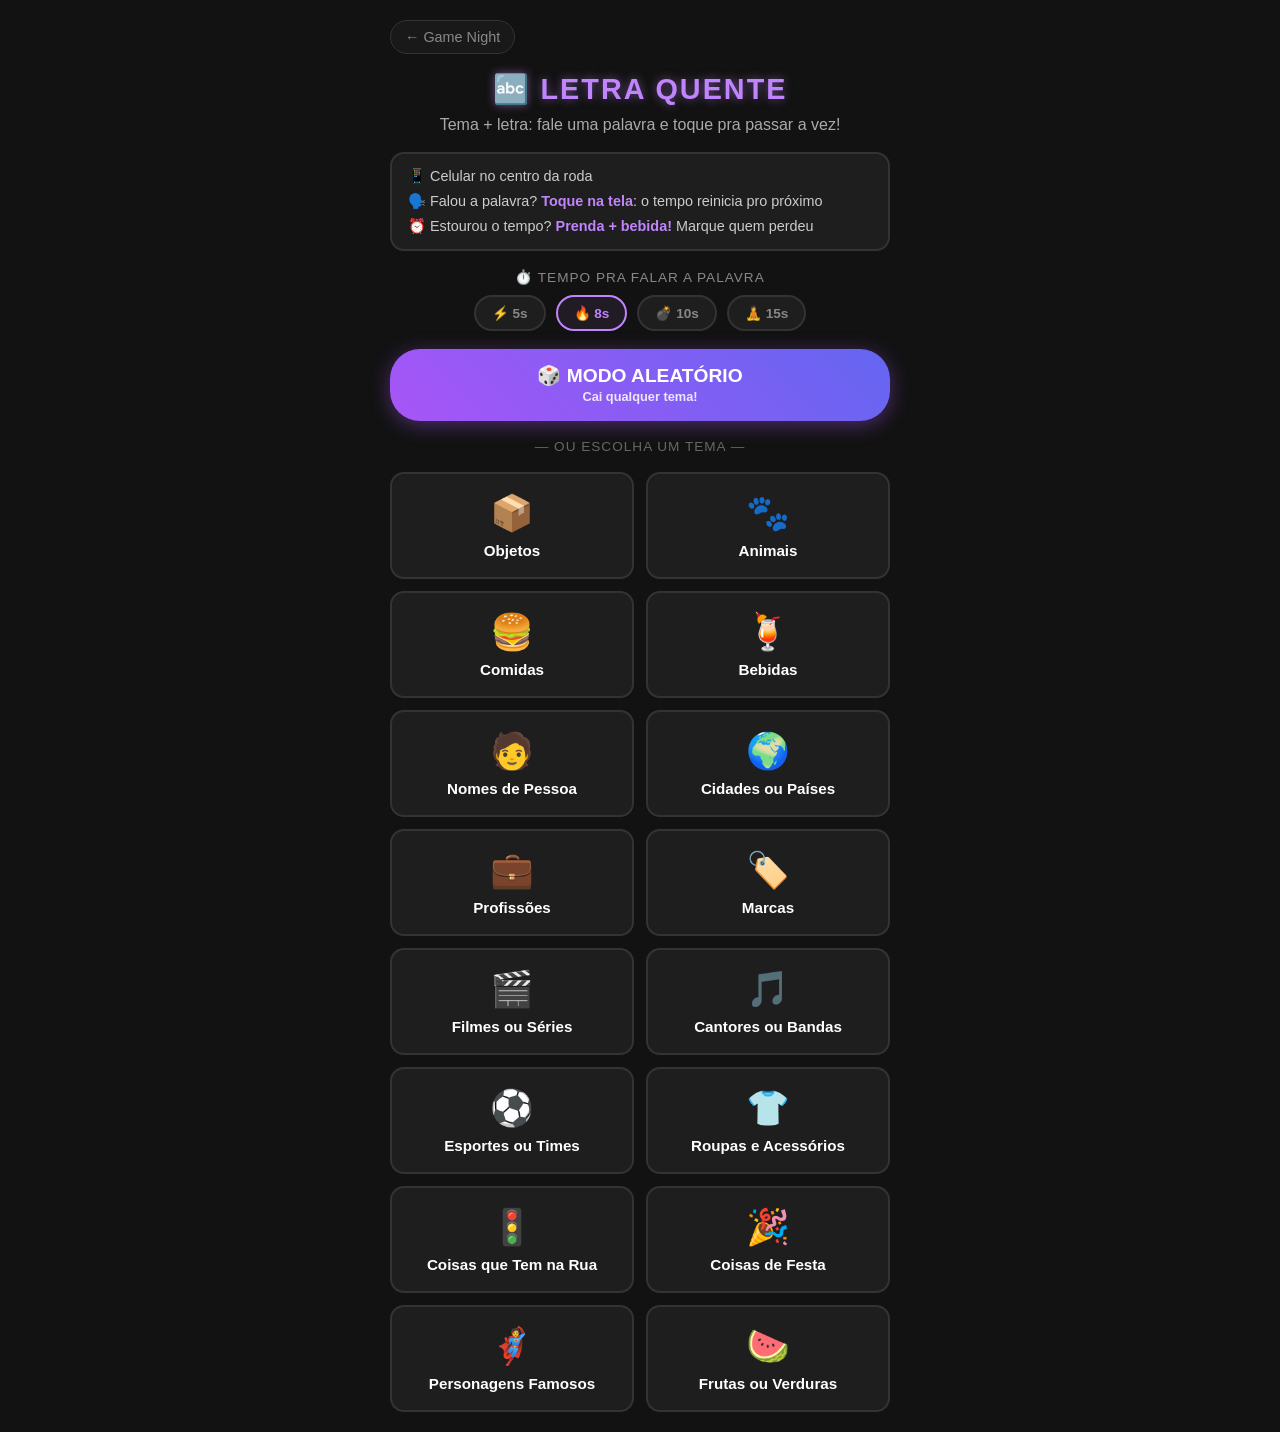
<file: LETRA-QUENTE/index.html>
<!DOCTYPE html>
<html lang="pt-BR">
<head>
    <meta charset="UTF-8">
    <meta name="viewport" content="width=device-width, initial-scale=1.0">
    <title>Letra Quente</title>
    <link rel="stylesheet" href="estilos.css">
</head>
<body>

    <!-- ================= TELA DE MENU ================= -->
    <div class="container tela" id="tela-menu">
        <a href="../index.html" class="link-hub">← Game Night</a>
        <h1>🔤 Letra Quente</h1>
        <p class="subtitulo">Tema + letra: fale uma palavra e toque pra passar a vez!</p>

        <!-- Como jogar -->
        <div class="regras-box">
            <div>📱 Celular no centro da roda</div>
            <div>🗣️ Falou a palavra? <b>Toque na tela</b>: o tempo reinicia pro próximo</div>
            <div>⏰ Estourou o tempo? <b>Prenda + bebida!</b> Marque quem perdeu</div>
        </div>

        <!-- Tempo por jogador -->
        <p class="rotulo-config">⏱️ Tempo pra falar a palavra</p>
        <div class="tempo-box" id="tempo-box">
            <button class="chip-tempo" data-tempo="5">⚡ 5s</button>
            <button class="chip-tempo selecionado" data-tempo="8">🔥 8s</button>
            <button class="chip-tempo" data-tempo="10">💣 10s</button>
            <button class="chip-tempo" data-tempo="15">🧘 15s</button>
        </div>

        <!-- Botão do modo aleatório -->
        <button id="btn-aleatorio" class="btn-aleatorio">🎲 MODO ALEATÓRIO<br><span>Cai qualquer tema!</span></button>

        <p class="ou">— ou escolha um tema —</p>

        <!-- Grade de temas (preenchida automaticamente pelo JS) -->
        <div id="grade-temas" class="grade-temas"></div>
    </div>

    <!-- ================= TELA DO JOGO ================= -->
    <div class="container tela escondido" id="tela-jogo">
        <button id="btn-voltar" class="btn-voltar">← Voltar ao menu</button>

        <h1 id="titulo-tema">Letra Quente</h1>

        <!-- Tema + letra sorteados -->
        <div id="sorteio-box">
            <div id="sorteio-tema">Toque em Iniciar pra sortear!</div>
            <div id="sorteio-letra"></div>
        </div>

        <!-- Área de toque: passa a vez / mostra o tempo -->
        <div id="area-toque">
            <span id="tempo-num">🔤</span>
        </div>
        <p id="dica-toque" class="dica-toque">Falou a palavra? Toque no círculo e aponte pro próximo!</p>

        <!-- Resultado da rodada (prenda + quem perdeu) -->
        <div id="resultado-box" class="escondido"></div>
        <div id="prenda-box" class="escondido"></div>
        <div id="quem-perdeu" class="escondido"></div>

        <button id="btn-acao">INICIAR RODADA</button>
    </div>

    <!-- Mesa global e ranking do Game Night -->
    <script src="../ranking.js"></script>
    <!-- Banco de temas e prendas (edite este arquivo para adicionar mais) -->
    <script src="temas.js"></script>
    <!-- Lógica do jogo -->
    <script src="jogo.js"></script>
</body>
</html>
</file>
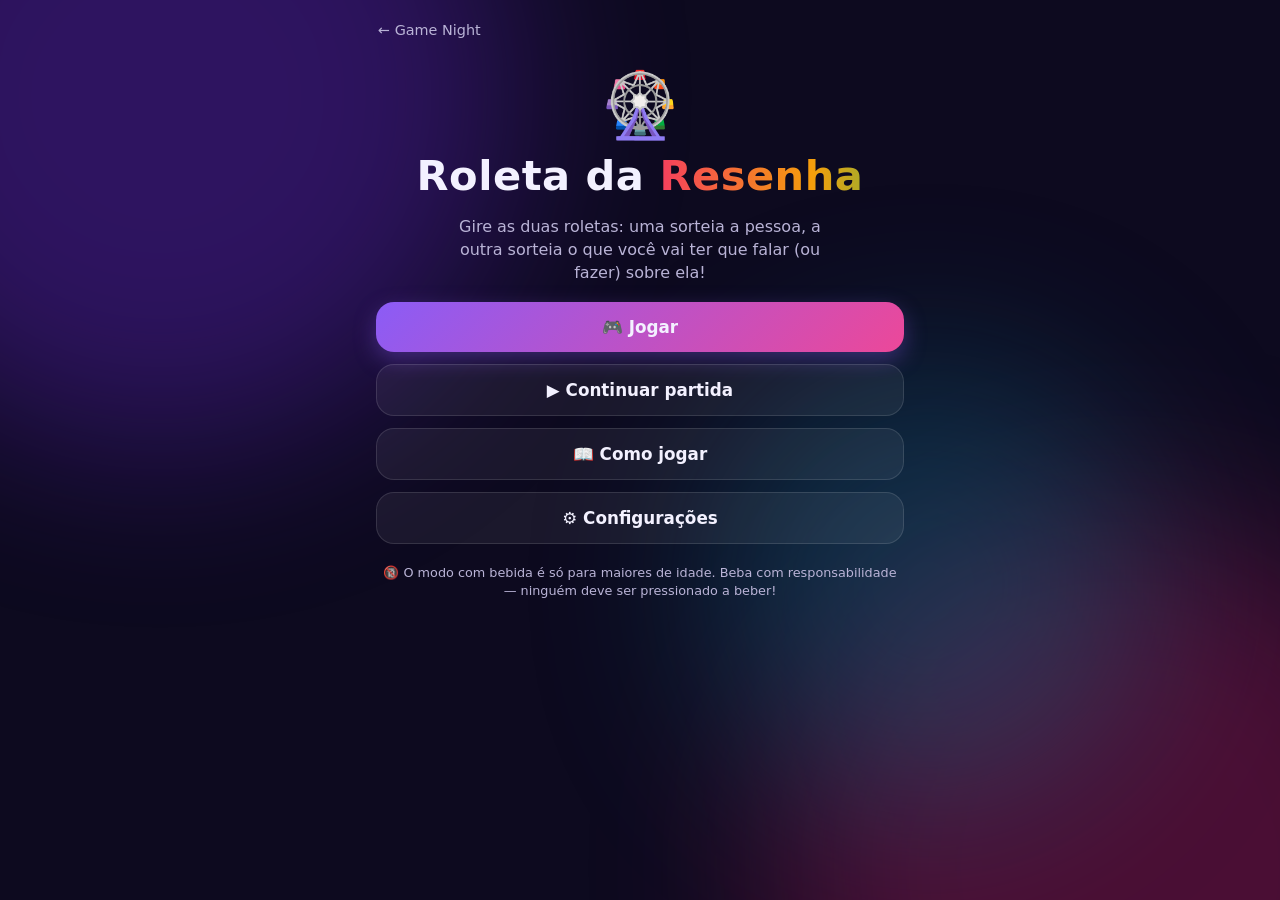
<file: ROLETA-RESENHA/index.html>
<!DOCTYPE html>
<html lang="pt-BR">
<head>
<meta charset="UTF-8">
<meta name="viewport" content="width=device-width, initial-scale=1, viewport-fit=cover">
<meta name="description" content="Roleta da Resenha — gire as roletas e solte a resenha com a galera!">
<title>Roleta da Resenha</title>
<link rel="stylesheet" href="style.css">
</head>
<body>

<!-- Fundo animado -->
<div class="fundo" aria-hidden="true">
    <span class="blob b1"></span>
    <span class="blob b2"></span>
    <span class="blob b3"></span>
</div>

<main id="app">

<!-- ================= 1. TELA INICIAL ================= -->
<section class="tela ativa" id="tela-inicio" aria-label="Tela inicial">
    <a href="../index.html" class="link-hub">← Game Night</a>
    <div class="logo-emoji" aria-hidden="true">🎡</div>
    <h1 class="titulo-jogo">Roleta da <span class="grad">Resenha</span></h1>
    <p class="subtitulo">Gire as duas roletas: uma sorteia a pessoa, a outra sorteia o que você vai ter que falar (ou fazer) sobre ela!</p>

    <div class="pilha-botoes">
        <button class="btn btn-primario" id="btn-jogar">🎮 Jogar</button>
        <button class="btn btn-sec" id="btn-continuar-partida" hidden>▶️ Continuar partida</button>
        <button class="btn btn-sec" id="btn-como">📖 Como jogar</button>
        <button class="btn btn-sec" id="btn-config-inicio">⚙️ Configurações</button>
    </div>

    <p class="aviso-rodape">🔞 O modo com bebida é só para maiores de idade. Beba com responsabilidade — ninguém deve ser pressionado a beber!</p>
</section>

<!-- ================= 2. COMO JOGAR ================= -->
<section class="tela" id="tela-como" aria-label="Como jogar">
    <button class="btn-voltar" data-volta="tela-inicio">← Voltar</button>
    <h2>📖 Como jogar</h2>

    <div class="card">
        <h3>🎯 A ideia</h3>
        <p>Um celular só, todo mundo na roda. Em cada rodada o app mostra <b>quem é o jogador da vez</b> e gira duas roletas: uma com os <b>nomes</b> e outra com <b>cores</b>. O jogador da vez cumpre a ação da cor em relação à pessoa sorteada (nunca ele mesmo).</p>
    </div>

    <div class="card">
        <h3>🔵🔴 Modo clássico</h3>
        <p><span class="ponto azul"></span><b>Azul — Elogio:</b> fale uma qualidade ou algo que admira na pessoa sorteada.</p>
        <p><span class="ponto vermelho"></span><b>Vermelho — Crítica:</b> fale um defeito, mania irritante ou algo que ela poderia melhorar.</p>
    </div>

    <div class="card">
        <h3>🌪️ Roleta do Caos</h3>
        <p>Todas as cores entram em jogo, cada uma com uma missão:</p>
        <ul class="lista-cores" id="lista-cores-como"></ul>
    </div>

    <div class="card card-atencao">
        <h3>🤝 Regra de ouro</h3>
        <p>As críticas são <b>brincadeira entre amigos</b>. Evite aparência, traumas, assuntos sensíveis e ataques pessoais. Se alguém pedir pra parar, respeite. A resenha só é boa se todo mundo estiver rindo junto.</p>
    </div>

    <div class="card card-atencao">
        <h3>🍺 Consumo responsável</h3>
        <p>O modo com bebida é destinado <b>apenas a maiores de idade</b>. Ninguém deve ser pressionado a beber — sempre dá pra trocar por uma prenda ou passar a vez. Se for beber, não dirija.</p>
    </div>
</section>

<!-- ================= 3. CADASTRO DE JOGADORES ================= -->
<section class="tela" id="tela-jogadores" aria-label="Cadastro de jogadores">
    <button class="btn-voltar" data-volta="tela-inicio">← Voltar</button>
    <h2>👥 Quem tá na roda?</h2>
    <p class="dica">Mínimo 3 e máximo 20 jogadores.</p>

    <form id="form-jogador" class="linha-add">
        <label class="sr-only" for="campo-nome">Nome do jogador</label>
        <input type="text" id="campo-nome" maxlength="18" placeholder="Nome do jogador" autocomplete="off">
        <button type="submit" class="btn btn-primario btn-add" aria-label="Adicionar jogador">＋</button>
    </form>

    <p class="contador" id="qtd-jogadores" aria-live="polite">0 jogadores</p>

    <ul id="lista-jogadores" class="lista-jogadores" aria-label="Lista de jogadores"></ul>

    <div class="pilha-botoes">
        <button class="btn btn-primario" id="btn-continuar-jogadores" disabled>Continuar →</button>
        <button class="btn btn-ghost" id="btn-limpar-jogadores">🗑️ Apagar todos</button>
    </div>
</section>

<!-- ================= 4. ESCOLHA DO MODO ================= -->
<section class="tela" id="tela-modo" aria-label="Escolha do modo de jogo">
    <button class="btn-voltar" data-volta="tela-jogadores">← Voltar</button>
    <h2>🕹️ Escolha o modo</h2>

    <button class="card card-modo" data-modo="classico" aria-pressed="false">
        <span class="emoji-modo" aria-hidden="true">🔵🔴</span>
        <span class="txt-modo">
            <b>Azul ou Vermelho</b>
            <small>O clássico: elogio ou crítica. Simples e mortal.</small>
        </span>
    </button>

    <button class="card card-modo" data-modo="caos" aria-pressed="false">
        <span class="emoji-modo emoji-arcoiris" aria-hidden="true">🌈</span>
        <span class="txt-modo">
            <b>Roleta do Caos</b>
            <small>10 cores, 10 missões: histórias, imitações, sinceridade e eventos malucos.</small>
        </span>
    </button>

    <div class="pilha-botoes">
        <button class="btn btn-primario" id="btn-continuar-modo">Continuar →</button>
    </div>
</section>

<!-- ================= 5. BEBIDA / CONSEQUÊNCIAS ================= -->
<section class="tela" id="tela-bebida" aria-label="Configuração de bebida e consequências">
    <button class="btn-voltar" data-volta="tela-modo">← Voltar</button>
    <h2>🍻 Com ou sem bebida?</h2>

    <div class="grupo-chips" id="chips-bebida" role="radiogroup" aria-label="Tipo de consequência">
        <button class="chip chip-bebida" data-bebida="com">🍺 Com bebida</button>
        <button class="chip chip-bebida" data-bebida="sem">🎯 Sem bebida</button>
        <button class="chip chip-bebida" data-bebida="conversa">💬 Só conversa</button>
    </div>

    <div class="card" id="box-com-bebida" hidden>
        <h3>🥃 O que vale no vermelho?</h3>
        <div class="grupo-chips" id="chips-shot" role="radiogroup" aria-label="Consequência do vermelho">
            <button class="chip chip-shot" data-shot="1">1 gole</button>
            <button class="chip chip-shot" data-shot="2">2 goles</button>
            <button class="chip chip-shot" data-shot="3">3 goles</button>
            <button class="chip chip-shot" data-shot="shot">Shot 🥃</button>
        </div>
        <p class="aviso-mini">🔞 Só para maiores de idade. Ninguém deve ser pressionado a beber — sempre dá pra trocar por prenda.</p>
    </div>

    <div class="card" id="box-sem-bebida" hidden>
        <h3>🎯 Consequência sem bebida</h3>
        <div class="grupo-chips" id="chips-sem" role="radiogroup" aria-label="Tipo de consequência sem bebida">
            <button class="chip chip-sem" data-sem="pontos">🏆 Pontos</button>
            <button class="chip chip-sem" data-sem="prendas">🎭 Prendas</button>
            <button class="chip chip-sem" data-sem="desafios">🔥 Desafios</button>
            <button class="chip chip-sem" data-sem="rodada">⏭️ Perde rodada</button>
        </div>
    </div>

    <div class="card" id="box-intensidade" hidden>
        <h3>🌡️ Intensidade das consequências</h3>
        <div class="grupo-chips" id="chips-int" role="radiogroup" aria-label="Intensidade">
            <button class="chip chip-int" data-int="leve">😌 Leve</button>
            <button class="chip chip-int" data-int="media">🙂 Média</button>
            <button class="chip chip-int" data-int="pesada">😈 Pesada</button>
        </div>
    </div>

    <div class="pilha-botoes">
        <button class="btn btn-primario" id="btn-continuar-bebida">Continuar →</button>
    </div>
</section>

<!-- ================= 6. DIFICULDADE / CORES ================= -->
<section class="tela" id="tela-dificuldade" aria-label="Nível de dificuldade">
    <button class="btn-voltar" data-volta="tela-bebida">← Voltar</button>
    <h2 id="titulo-dificuldade">⚖️ Dificuldade</h2>

    <!-- Bloco do modo clássico -->
    <div id="bloco-classico" hidden>
        <div class="grupo-chips coluna" id="chips-dif" role="radiogroup" aria-label="Nível de dificuldade">
            <button class="chip chip-dif" data-dif="leve">😌 Leve <small>80% azul · 20% vermelho</small></button>
            <button class="chip chip-dif" data-dif="resenha">😄 Resenha <small>65% azul · 35% vermelho</small></button>
            <button class="chip chip-dif" data-dif="pesado">🔥 Pesado <small>45% azul · 55% vermelho</small></button>
            <button class="chip chip-dif" data-dif="caos">💀 Caos <small>25% azul · 75% vermelho</small></button>
            <button class="chip chip-dif" data-dif="custom">🎛️ Personalizado <small>você escolhe as chances</small></button>
        </div>

        <div class="card" id="box-personalizado" hidden>
            <label for="slider-azul"><b>Chance de azul:</b> <span id="pct-azul">65%</span> · <b>vermelho:</b> <span id="pct-vermelho">35%</span></label>
            <input type="range" id="slider-azul" min="5" max="95" step="5" value="65" aria-label="Porcentagem de azul">
            <div class="barra-duo" aria-hidden="true"><span id="barra-azul"></span></div>
            <p class="aviso-mini">A soma é sempre 100% — o vermelho se ajusta sozinho.</p>
        </div>
    </div>

    <!-- Bloco da Roleta do Caos -->
    <div id="bloco-caos" hidden>
        <p class="dica">Toque numa cor para ativar ou desativar. As chances se redistribuem sozinhas.</p>
        <div id="grade-cores" class="grade-cores" aria-label="Cores da roleta"></div>
    </div>

    <label class="ajuste card">
        <span><b>🌪️ Caos crescente</b><small>A cada 5 rodadas, vermelho, preto e arco-íris ficam mais prováveis.</small></span>
        <input type="checkbox" id="toggle-caos-crescente" class="toggle">
    </label>

    <div class="pilha-botoes">
        <button class="btn btn-primario" id="btn-continuar-dificuldade">Continuar →</button>
    </div>
</section>

<!-- ================= 7. CONFIGURAÇÕES AVANÇADAS ================= -->
<section class="tela" id="tela-avancadas" aria-label="Configurações avançadas">
    <button class="btn-voltar" id="btn-voltar-avancadas" data-volta="tela-dificuldade">← Voltar</button>
    <h2>⚙️ Configurações</h2>

    <div class="card">
        <h3>🔁 Rodadas</h3>
        <div class="grupo-chips" id="chips-rodadas" role="radiogroup" aria-label="Número de rodadas">
            <button class="chip chip-rodadas" data-rodadas="5">5</button>
            <button class="chip chip-rodadas" data-rodadas="10">10</button>
            <button class="chip chip-rodadas" data-rodadas="15">15</button>
            <button class="chip chip-rodadas" data-rodadas="20">20</button>
            <button class="chip chip-rodadas" data-rodadas="30">30</button>
            <button class="chip chip-rodadas" data-rodadas="0">∞ Infinita</button>
        </div>
    </div>

    <div class="card">
        <h3>⏱️ Cronômetro</h3>
        <label class="ajuste">
            <span>Ativar cronômetro<small>Começa a contar depois que as roletas param.</small></span>
            <input type="checkbox" id="toggle-cronometro" class="toggle">
        </label>
        <div class="grupo-chips" id="chips-tempo" role="radiogroup" aria-label="Tempo para responder">
            <button class="chip chip-tempo" data-tempo="10">10s</button>
            <button class="chip chip-tempo" data-tempo="15">15s</button>
            <button class="chip chip-tempo" data-tempo="20">20s</button>
            <button class="chip chip-tempo" data-tempo="30">30s</button>
            <button class="chip chip-tempo" data-tempo="45">45s</button>
            <button class="chip chip-tempo" data-tempo="0">Sem limite</button>
        </div>
    </div>

    <div class="card">
        <h3>🎛️ Preferências</h3>
        <label class="ajuste"><span>🔊 Sons</span><input type="checkbox" id="toggle-sons" class="toggle"></label>
        <label class="ajuste"><span>📳 Vibração</span><input type="checkbox" id="toggle-vibracao" class="toggle"></label>
        <label class="ajuste"><span>✨ Animações<small>Desative para reduzir movimento.</small></span><input type="checkbox" id="toggle-animacoes" class="toggle"></label>
    </div>

    <div class="card">
        <h3>🎲 Regras da partida</h3>
        <label class="ajuste"><span>🔂 Repetir a mesma pessoa<small>Permite sortear o mesmo alvo duas vezes seguidas.</small></span><input type="checkbox" id="toggle-repetir" class="toggle"></label>
        <label class="ajuste"><span>🗣️ Direito de resposta<small>No vermelho, quem foi criticado pode rebater.</small></span><input type="checkbox" id="toggle-direito" class="toggle"></label>
        <label class="ajuste"><span>🃏 Regras especiais<small>Eventos do preto podem inverter a ordem, dobrar a rodada etc.</small></span><input type="checkbox" id="toggle-regras" class="toggle"></label>
        <label class="ajuste"><span>⏭️ Permitir pular<small>Mostra o botão “Pular” no resultado.</small></span><input type="checkbox" id="toggle-pular" class="toggle"></label>
    </div>

    <div class="pilha-botoes">
        <button class="btn btn-primario" id="btn-continuar-avancadas">Revisar e jogar →</button>
    </div>
</section>

<!-- ================= 8. REVISÃO ================= -->
<section class="tela" id="tela-revisao" aria-label="Revisão das configurações">
    <button class="btn-voltar" data-volta="tela-avancadas">← Voltar</button>
    <h2>✅ Tudo pronto?</h2>

    <div class="card" id="resumo-config" aria-live="polite"></div>

    <div class="card">
        <h3>🎲 Ordem dos jogadores</h3>
        <p id="ordem-revisao" class="ordem-texto"></p>
        <button class="btn btn-sec" id="btn-embaralhar">🔀 Embaralhar ordem</button>
    </div>

    <div class="pilha-botoes">
        <button class="btn btn-primario btn-gigante" id="btn-comecar">🚀 Começar partida</button>
    </div>
</section>

<!-- ================= 9. PARTIDA ================= -->
<section class="tela" id="tela-jogo" aria-label="Partida em andamento">
    <header class="topo-jogo">
        <div class="info-rodada" id="info-rodada" aria-live="polite">Rodada 1</div>
        <div class="barra-progresso" aria-hidden="true"><span id="fill-progresso"></span></div>
    </header>

    <div class="card card-vez">
        <small>Vez de</small>
        <div class="nome-da-vez" id="nome-da-vez" aria-live="polite">—</div>
    </div>

    <div class="faixa-ordem" id="faixa-ordem" aria-label="Ordem dos jogadores"></div>

    <div class="area-roletas">
        <div class="roleta-wrap">
            <span class="ponteiro" aria-hidden="true"></span>
            <canvas id="canvas-jogadores" width="300" height="300" role="img" aria-label="Roleta de jogadores"></canvas>
            <small class="rotulo-roleta">👥 Pessoa</small>
        </div>
        <div class="roleta-wrap">
            <span class="ponteiro" aria-hidden="true"></span>
            <canvas id="canvas-cores" width="300" height="300" role="img" aria-label="Roleta de cores"></canvas>
            <small class="rotulo-roleta">🎨 Cor</small>
        </div>
    </div>

    <button class="btn btn-primario btn-gigante" id="btn-girar">🎡 GIRAR ROLETAS</button>

    <div class="linha-botoes">
        <button class="btn btn-mini" id="btn-pausar">⏸️ Pausar</button>
        <button class="btn btn-mini" id="btn-regras-jogo">📖 Regras</button>
        <button class="btn btn-mini btn-perigo" id="btn-encerrar">🛑 Encerrar</button>
    </div>
</section>

<!-- ================= 10. RESUMO FINAL ================= -->
<section class="tela" id="tela-resumo" aria-label="Resumo da partida">
    <div class="logo-emoji" aria-hidden="true">🏁</div>
    <h2>Fim de jogo!</h2>
    <div id="resumo-stats"></div>
    <div class="pilha-botoes">
        <button class="btn btn-primario" id="btn-denovo">🔁 Jogar novamente</button>
        <button class="btn btn-sec" id="btn-nova-config">⚙️ Nova configuração</button>
        <button class="btn btn-ghost" id="btn-voltar-inicio">🏠 Voltar ao início</button>
    </div>
</section>

</main>

<!-- ================= RESULTADO DA RODADA (overlay) ================= -->
<div class="overlay" id="painel-resultado" role="dialog" aria-modal="true" aria-label="Resultado da rodada" hidden>
    <div class="modal-card resultado-card">
        <div class="crono" id="crono" hidden><span id="crono-num">15</span></div>
        <div class="chip-cor" id="res-cor-chip">💙 Elogio</div>
        <p class="res-sobre">sobre</p>
        <div class="res-pessoa" id="res-pessoa">—</div>
        <p class="res-instrucao" id="res-instrucao" aria-live="polite"></p>
        <div class="res-extra" id="res-extra" hidden></div>
        <button class="btn btn-sec" id="btn-sortear-extra" hidden>🎲 Sortear desafio</button>
        <p class="res-consequencia" id="res-consequencia"></p>
        <p class="res-aviso" id="res-aviso" hidden></p>
        <div class="linha-botoes">
            <button class="btn btn-primario" id="btn-cumprido">✅ Cumprido</button>
            <button class="btn btn-sec" id="btn-pular">⏭️ Pular</button>
        </div>
        <button class="btn btn-primario btn-gigante" id="btn-proxima" disabled>➡️ Próxima rodada</button>
    </div>
</div>

<!-- ================= MODAL DE PAUSA ================= -->
<div class="overlay" id="modal-pausa" role="dialog" aria-modal="true" aria-label="Jogo pausado" hidden>
    <div class="modal-card">
        <h2>⏸️ Pausa</h2>
        <p class="dica">A partida fica salva — pode fechar e voltar depois.</p>
        <div class="pilha-botoes">
            <button class="btn btn-primario" id="btn-continuar-pausa">▶️ Continuar</button>
            <button class="btn btn-sec" id="btn-voltar-rodada">↩️ Voltar uma rodada</button>
            <button class="btn btn-sec" id="btn-regras-pausa">📖 Regras</button>
            <button class="btn btn-ghost btn-perigo" id="btn-encerrar-pausa">🛑 Encerrar partida</button>
        </div>
    </div>
</div>

<!-- ================= MODAL DE REGRAS RÁPIDAS ================= -->
<div class="overlay" id="modal-regras" role="dialog" aria-modal="true" aria-label="Regras rápidas" hidden>
    <div class="modal-card">
        <h2>📖 Regras rápidas</h2>
        <ul class="lista-cores" id="conteudo-regras"></ul>
        <button class="btn btn-primario" id="btn-fechar-regras">Fechar</button>
    </div>
</div>

<!-- ================= MODAL DE CONFIRMAÇÃO ================= -->
<div class="overlay" id="modal-confirmar" role="dialog" aria-modal="true" aria-labelledby="conf-titulo" hidden>
    <div class="modal-card">
        <h2 id="conf-titulo">Tem certeza?</h2>
        <p id="conf-texto" class="dica"></p>
        <div class="linha-botoes">
            <button class="btn btn-primario" id="btn-conf-sim">Sim</button>
            <button class="btn btn-sec" id="btn-conf-nao">Cancelar</button>
        </div>
    </div>
</div>

<!-- Toast de mensagens -->
<div id="toast" role="status" aria-live="polite"></div>

<script src="../ranking.js"></script>
<script src="script.js"></script>
</body>
</html>
</file>
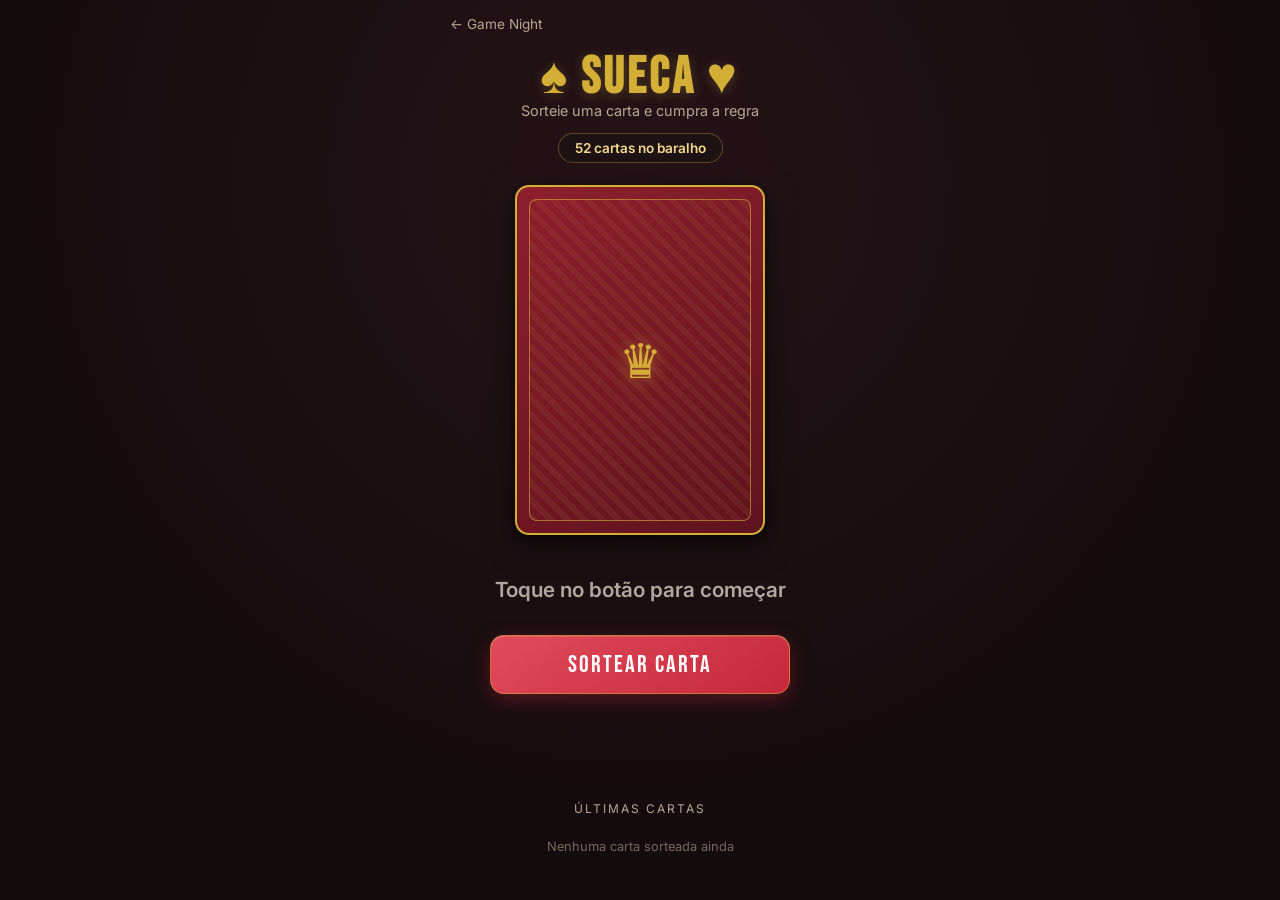
<file: SUECA/index.html>
<!DOCTYPE html>
<html lang="pt-BR">
<head>
    <meta charset="UTF-8">
    <meta name="viewport" content="width=device-width, initial-scale=1.0">
    <title>Sueca</title>
    <link rel="stylesheet" href="css/estilos.css">
</head>
<body>

    <div class="container">

        <!-- Link de volta para o hub Game Night -->
        <a href="../index.html" class="link-hub">← Game Night</a>

        <!-- Cabeçalho -->
        <header>
            <h1>♠ Sueca ♥</h1>
            <p class="subtitulo">Sorteie uma carta e cumpra a regra</p>
        </header>

        <!-- Contador de cartas restantes -->
        <div class="contador" id="contador">52 cartas no baralho</div>

        <!-- ================= CARTA ================= -->
        <!-- .carta é o "palco" 3D; .carta-inner é quem gira -->
        <div class="carta" id="carta">
            <div class="carta-inner" id="carta-inner">

                <!-- Verso (visível antes do sorteio) -->
                <div class="carta-face carta-verso">
                    <div class="verso-moldura">
                        <span class="verso-ornamento">♛</span>
                    </div>
                </div>

                <!-- Frente (revelada após o flip) -->
                <div class="carta-face carta-frente">
                    <div class="canto canto-topo">
                        <span class="canto-valor" id="canto-valor-topo"></span>
                        <span class="canto-naipe" id="canto-naipe-topo"></span>
                    </div>
                    <div class="naipe-central" id="naipe-central"></div>
                    <div class="canto canto-base">
                        <span class="canto-valor" id="canto-valor-base"></span>
                        <span class="canto-naipe" id="canto-naipe-base"></span>
                    </div>
                </div>

            </div>
        </div>

        <!-- Regra da carta sorteada -->
        <div class="regra" id="regra">
            <p class="regra-texto" id="regra-texto">Toque no botão para começar</p>
        </div>

        <!-- Botão de sorteio (vira "Embaralhar Novamente" ao fim do baralho) -->
        <button class="btn-sortear" id="btn-sortear">Sortear Carta</button>

        <!-- Histórico das últimas 5 cartas -->
        <div class="historico">
            <p class="historico-titulo">Últimas cartas</p>
            <div class="historico-lista" id="historico-lista">
                <span class="historico-vazio">Nenhuma carta sorteada ainda</span>
            </div>
        </div>

    </div>

    <script src="js/jogo.js"></script>
</body>
</html>
</file>
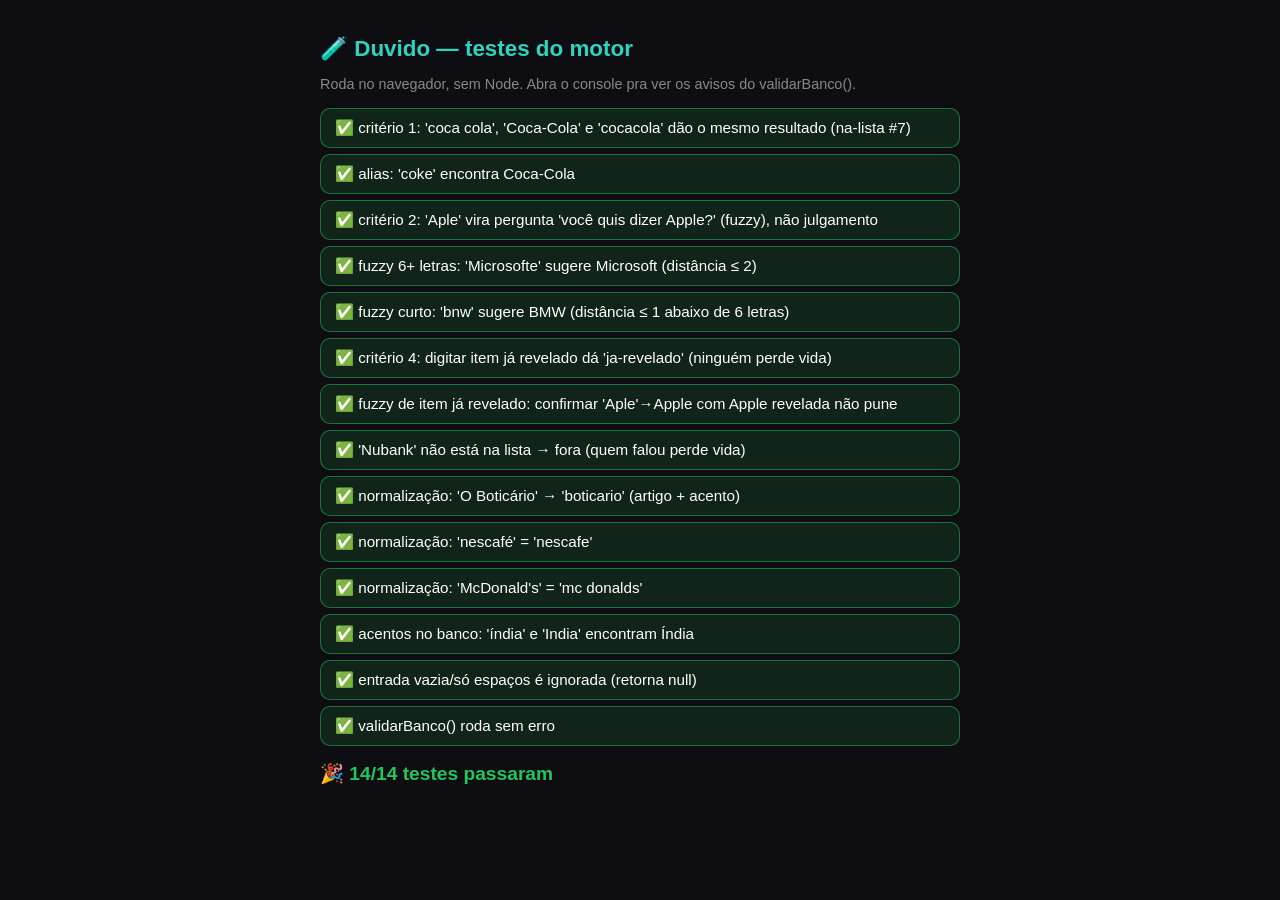
<file: DUVIDO/testes.html>
<!DOCTYPE html>
<html lang="pt-BR">
<head>
    <meta charset="UTF-8">
    <meta name="viewport" content="width=device-width, initial-scale=1.0">
    <title>Duvido — testes do motor</title>
    <style>
        body { background: #0e0e12; color: #fff; font-family: 'Segoe UI', sans-serif; padding: 20px; max-width: 640px; margin: 0 auto; }
        h1 { color: #2dd4bf; font-size: 1.4rem; margin-bottom: 4px; }
        p  { color: #888; font-size: 0.9rem; margin-bottom: 16px; }
        .teste { padding: 10px 14px; border-radius: 10px; margin-bottom: 6px; font-size: 0.95rem; border: 1px solid #2a2a33; }
        .ok    { background: rgba(34, 197, 94, 0.12); border-color: rgba(34, 197, 94, 0.5); }
        .falha { background: rgba(239, 68, 68, 0.15); border-color: rgba(239, 68, 68, 0.6); }
        .resumo { font-size: 1.2rem; font-weight: 800; margin-top: 16px; }
    </style>
</head>
<body>
    <h1>🧪 Duvido — testes do motor</h1>
    <p>Roda no navegador, sem Node. Abra o console pra ver os avisos do validarBanco().</p>
    <div id="resultados"></div>
    <div id="resumo" class="resumo"></div>

    <script src="temas.js"></script>
    <script src="motor.js"></script>
    <script>
        const resultados = document.getElementById("resultados");
        let total = 0, passou = 0;

        function teste(nome, condicao) {
            total++;
            if (condicao) passou++;
            const div = document.createElement("div");
            div.className = "teste " + (condicao ? "ok" : "falha");
            div.textContent = (condicao ? "✅ " : "❌ ") + nome;
            resultados.appendChild(div);
        }

        // Banco de exemplo: tema 1 = marcas (Coca-Cola na posição 7, Apple na 1)
        const marcas = TEMAS.find((t) => t.id === "marcas-valiosas");
        const nada = new Set();

        /* --- critério 1: variações de escrita dão o mesmo resultado --- */
        const r1a = julgar("coca cola", marcas, nada);
        const r1b = julgar("Coca-Cola", marcas, nada);
        const r1c = julgar("cocacola", marcas, nada);
        teste("critério 1: 'coca cola', 'Coca-Cola' e 'cocacola' dão o mesmo resultado (na-lista #7)",
            r1a.tipo === "na-lista" && r1b.tipo === "na-lista" && r1c.tipo === "na-lista" &&
            r1a.item.posicao === 7 && r1b.item.posicao === 7 && r1c.item.posicao === 7);

        /* --- alias --- */
        const rAlias = julgar("coke", marcas, nada);
        teste("alias: 'coke' encontra Coca-Cola",
            rAlias.tipo === "na-lista" && rAlias.item.resposta === "Coca-Cola");

        /* --- critério 2: typo vira pergunta, nunca veredito direto --- */
        const r2 = julgar("Aple", marcas, nada);
        teste("critério 2: 'Aple' vira pergunta 'você quis dizer Apple?' (fuzzy), não julgamento",
            r2.tipo === "fuzzy" && r2.item.resposta === "Apple");

        const r2b = julgar("Microsofte", marcas, nada);
        teste("fuzzy 6+ letras: 'Microsofte' sugere Microsoft (distância ≤ 2)",
            r2b.tipo === "fuzzy" && r2b.item.resposta === "Microsoft");

        const r2c = julgar("bnw", marcas, nada);
        teste("fuzzy curto: 'bnw' sugere BMW (distância ≤ 1 abaixo de 6 letras)",
            r2c.tipo === "fuzzy" && r2c.item.resposta === "BMW");

        /* --- critério 4: item já revelado não tira vida --- */
        const reveladas = new Set([7]); // Coca-Cola já está na mesa
        const r4 = julgar("coca cola", marcas, reveladas);
        teste("critério 4: digitar item já revelado dá 'ja-revelado' (ninguém perde vida)",
            r4.tipo === "ja-revelado");

        const r4b = julgar("Aple", marcas, new Set([1]));
        teste("fuzzy de item já revelado: confirmar 'Aple'→Apple com Apple revelada não pune",
            r4b.tipo === "fuzzy"); // a checagem de revelado acontece no SIM da confirmação

        /* --- palavra fora da lista --- */
        const rFora = julgar("Nubank", marcas, nada);
        teste("'Nubank' não está na lista → fora (quem falou perde vida)",
            rFora.tipo === "fora");

        /* --- normalização: artigo inicial e acentos --- */
        teste("normalização: 'O Boticário' → 'boticario' (artigo + acento)",
            normalizar("O Boticário") === "boticario");
        teste("normalização: 'nescafé' = 'nescafe'",
            normalizar("nescafé") === normalizar("nescafe"));
        teste("normalização: 'McDonald's' = 'mc donalds'",
            normalizar("McDonald's") === normalizar("mc donalds"));

        const paises = TEMAS.find((t) => t.id === "paises-populosos");
        const rIndia = julgar("índia", paises, nada);
        teste("acentos no banco: 'índia' e 'India' encontram Índia",
            rIndia.tipo === "na-lista" && julgar("India", paises, nada).tipo === "na-lista");

        /* --- entrada vazia é ignorada --- */
        teste("entrada vazia/só espaços é ignorada (retorna null)",
            julgar("   ", marcas, nada) === null);

        /* --- validarBanco roda sem explodir (avisos vão pro console) --- */
        let bancoOk = true;
        try { validarBanco(); } catch (e) { bancoOk = false; }
        teste("validarBanco() roda sem erro", bancoOk);

        const resumo = document.getElementById("resumo");
        resumo.textContent = passou === total
            ? `🎉 ${passou}/${total} testes passaram`
            : `💥 ${passou}/${total} — TEM TESTE FALHANDO`;
        resumo.style.color = passou === total ? "#22c55e" : "#ef4444";
        document.title = (passou === total ? "PASS " : "FAIL ") + `${passou}/${total} — Duvido testes`;
    </script>
</body>
</html>
</file>
<file: estilo.css>
/* ============================================================
   GAME NIGHT — Hub de jogos
   Tema escuro, mobile-first, moderno e amigável.
   ============================================================ */

:root {
  --bg:        #0F0D1A;   /* fundo noite */
  --bg-2:      #17122E;   /* brilho do gradiente */
  --card:      rgba(255, 255, 255, 0.045);
  --card-hover: rgba(255, 255, 255, 0.075);
  --linha:     rgba(255, 255, 255, 0.09);
  --texto:     #F5F3FF;
  --texto-dim: #A7A1C9;
  --texto-fraco: #6E6890;
  --raio:      20px;
  --sombra:    0 18px 40px rgba(0, 0, 0, 0.45);
}

* {
  box-sizing: border-box;
  margin: 0;
  padding: 0;
  -webkit-tap-highlight-color: transparent;
}

html, body {
  min-height: 100%;
}

body {
  background:
    radial-gradient(ellipse 80% 60% at 15% -5%, rgba(124, 92, 255, 0.22), transparent 60%),
    radial-gradient(ellipse 70% 60% at 100% 100%, rgba(255, 92, 141, 0.16), transparent 55%),
    var(--bg);
  color: var(--texto);
  font-family: 'Inter', -apple-system, 'Segoe UI', sans-serif;
  min-height: 100vh;
  display: flex;
  justify-content: center;
  padding: 32px 20px calc(24px + env(safe-area-inset-bottom));
}

.hub {
  width: 100%;
  max-width: 460px;
  display: flex;
  flex-direction: column;
}

/* ================= CABEÇALHO ================= */
.cabecalho {
  text-align: center;
  margin-bottom: 30px;
  animation: surgir 0.5s ease both;
}

.eyebrow {
  font-size: 13px;
  font-weight: 600;
  letter-spacing: 0.14em;
  text-transform: uppercase;
  color: var(--texto-dim);
  margin-bottom: 10px;
}

.logo {
  font-family: 'Bebas Neue', sans-serif;
  font-size: 64px;
  line-height: 0.9;
  letter-spacing: 0.04em;
  background: linear-gradient(100deg, #B79CFF 0%, #FF8FB1 55%, #FFB27A 100%);
  -webkit-background-clip: text;
  background-clip: text;
  color: transparent;
  filter: drop-shadow(0 4px 20px rgba(124, 92, 255, 0.25));
}

.tagline {
  color: var(--texto-dim);
  font-size: 15px;
  margin-top: 6px;
}

/* ================= MESA E RANKING ================= */
.paineis-topo {
  display: flex;
  gap: 10px;
  margin-bottom: 14px;
  animation: surgir 0.5s ease both;
}

.chip-painel {
  flex: 1;
  background: var(--card);
  border: 1px solid var(--linha);
  color: var(--texto);
  font-family: inherit;
  font-size: 14px;
  font-weight: 700;
  padding: 12px 10px;
  border-radius: 999px;
  cursor: pointer;
  transition: transform 0.12s, border-color 0.2s, background 0.2s;
}
.chip-painel:hover { background: var(--card-hover); border-color: rgba(183, 156, 255, 0.5); }
.chip-painel:active { transform: scale(0.96); }

.painel {
  display: none;
  flex-direction: column;
  gap: 12px;
  background: var(--card);
  border: 1px solid var(--linha);
  border-radius: var(--raio);
  padding: 16px;
  margin-bottom: 14px;
}
.painel.aberto { display: flex; animation: surgir 0.3s ease both; }

.painel-dica { font-size: 13px; color: var(--texto-dim); line-height: 1.5; }

.add-row { display: flex; gap: 10px; }

.add-row input {
  flex: 1;
  background: rgba(255, 255, 255, 0.05);
  border: 1px solid var(--linha);
  border-radius: 14px;
  padding: 12px 14px;
  color: var(--texto);
  font-family: inherit;
  font-size: 15px;
  outline: none;
  transition: border-color 0.2s;
}
.add-row input:focus { border-color: #B79CFF; }

.btn-add {
  width: 48px;
  border: none;
  border-radius: 14px;
  background: linear-gradient(150deg, #B79CFF, #7C5CFF);
  color: #16102E;
  font-size: 22px;
  font-weight: 800;
  cursor: pointer;
  transition: transform 0.12s;
}
.btn-add:active { transform: scale(0.93); }

.lista-mesa { display: flex; flex-wrap: wrap; gap: 8px; }

.chip-nome {
  background: rgba(255, 255, 255, 0.06);
  border: 1px solid var(--linha);
  color: var(--texto);
  font-family: inherit;
  font-size: 14px;
  font-weight: 600;
  padding: 8px 13px;
  border-radius: 999px;
  cursor: pointer;
  transition: transform 0.12s, border-color 0.2s;
}
.chip-nome:active { transform: scale(0.93); border-color: #FF8FB1; }
.chip-nome .x { color: #FF8FB1; font-weight: 800; margin-left: 3px; }

.mesa-vazia { font-size: 13px; color: var(--texto-fraco); text-align: center; padding: 8px 0; }

.abas-ranking { display: flex; flex-wrap: wrap; gap: 8px; }

.aba-ranking {
  background: rgba(255, 255, 255, 0.05);
  border: 1px solid var(--linha);
  color: var(--texto-dim);
  font-family: inherit;
  font-size: 12.5px;
  font-weight: 700;
  padding: 7px 12px;
  border-radius: 999px;
  cursor: pointer;
  transition: color 0.2s, border-color 0.2s;
}
.aba-ranking.ativa {
  color: #B79CFF;
  border-color: rgba(183, 156, 255, 0.55);
  background: rgba(124, 92, 255, 0.12);
}

.ranking-lista { display: flex; flex-direction: column; gap: 8px; }

.ranking-row {
  display: flex;
  align-items: center;
  gap: 10px;
  background: rgba(255, 255, 255, 0.04);
  border: 1px solid var(--linha);
  border-radius: 12px;
  padding: 11px 14px;
  font-size: 14px;
}
.ranking-row .pos { width: 34px; font-weight: 800; color: var(--texto-dim); }
.ranking-row .nome { flex: 1; font-weight: 700; }
.ranking-row .pts { color: #B79CFF; font-weight: 800; font-variant-numeric: tabular-nums; }

.btn-zerar {
  align-self: center;
  background: transparent;
  border: 1px solid var(--linha);
  color: var(--texto-fraco);
  font-family: inherit;
  font-size: 12.5px;
  font-weight: 600;
  padding: 8px 16px;
  border-radius: 999px;
  cursor: pointer;
  transition: color 0.2s, border-color 0.2s;
}
.btn-zerar:active { color: #FF8FB1; border-color: #FF8FB1; }

/* ================= LISTA DE JOGOS ================= */
.lista-jogos {
  display: flex;
  flex-direction: column;
  gap: 14px;
}

.jogo-card {
  --cor: #7C5CFF; /* sobrescrita por jogo via inline style */
  display: flex;
  align-items: center;
  gap: 16px;
  padding: 16px;
  border-radius: var(--raio);
  background: var(--card);
  border: 1px solid var(--linha);
  box-shadow: var(--sombra);
  text-decoration: none;
  color: inherit;
  cursor: pointer;
  transition: transform 0.16s ease, border-color 0.2s ease,
              background 0.2s ease, box-shadow 0.2s ease;
  animation: surgir 0.5s ease both;
}

.jogo-card:hover {
  background: var(--card-hover);
  border-color: color-mix(in srgb, var(--cor) 55%, transparent);
  transform: translateY(-3px);
  box-shadow: 0 22px 44px rgba(0, 0, 0, 0.5),
              0 0 0 1px color-mix(in srgb, var(--cor) 30%, transparent);
}

.jogo-card:active {
  transform: scale(0.98);
}

/* Tile do ícone (emoji) */
.jogo-icone {
  flex-shrink: 0;
  width: 62px;
  height: 62px;
  border-radius: 16px;
  display: flex;
  align-items: center;
  justify-content: center;
  font-size: 32px;
  background: linear-gradient(150deg,
              var(--cor),
              color-mix(in srgb, var(--cor) 55%, #000));
  box-shadow: 0 8px 20px color-mix(in srgb, var(--cor) 35%, transparent),
              inset 0 1px 0 rgba(255, 255, 255, 0.25);
}

/* Textos do card */
.jogo-info {
  flex: 1;
  min-width: 0;
}

.jogo-nome {
  font-size: 17px;
  font-weight: 700;
  letter-spacing: -0.01em;
  margin-bottom: 3px;
}

.jogo-desc {
  font-size: 13px;
  line-height: 1.4;
  color: var(--texto-dim);
  margin-bottom: 9px;
}

.jogo-meta {
  display: flex;
  flex-wrap: wrap;
  gap: 6px;
}

.pill {
  font-size: 11.5px;
  font-weight: 600;
  padding: 4px 9px;
  border-radius: 20px;
  background: color-mix(in srgb, var(--cor) 16%, transparent);
  color: color-mix(in srgb, var(--cor) 75%, #fff);
  white-space: nowrap;
}

/* Seta indicando "toque" */
.jogo-seta {
  flex-shrink: 0;
  font-size: 26px;
  line-height: 1;
  color: var(--texto-fraco);
  transition: transform 0.16s ease, color 0.2s ease;
}

.jogo-card:hover .jogo-seta {
  color: var(--cor);
  transform: translateX(3px);
}

/* Estado vazio (nenhum jogo cadastrado) */
.vazio {
  text-align: center;
  color: var(--texto-dim);
  padding: 40px 20px;
  border: 1px dashed var(--linha);
  border-radius: var(--raio);
  font-size: 14px;
}

/* ================= RODAPÉ ================= */
.rodape {
  text-align: center;
  margin-top: 26px;
  font-size: 12.5px;
  color: var(--texto-fraco);
}

/* ================= ANIMAÇÕES ================= */
@keyframes surgir {
  from { opacity: 0; transform: translateY(10px); }
  to   { opacity: 1; transform: translateY(0); }
}

@media (prefers-reduced-motion: reduce) {
  * { animation: none !important; transition: none !important; }
}

/* Telas bem pequenas */
@media (max-width: 360px) {
  .logo { font-size: 54px; }
  .jogo-icone { width: 54px; height: 54px; font-size: 28px; }
}
</file>
<file: BOMBA-RELOGIO/estilos.css>
* {
    box-sizing: border-box;
    margin: 0;
    padding: 0;
    font-family: 'Segoe UI', Tahoma, Geneva, Verdana, sans-serif;
}

body {
    background-color: #121212;
    color: #ffffff;
    display: flex;
    flex-direction: column;
    align-items: center;
    justify-content: center;
    min-height: 100vh;
    padding: 20px;
    text-align: center;
}

.container {
    width: 100%;
    max-width: 500px;
    display: flex;
    flex-direction: column;
    align-items: center;
    gap: 20px;
}

/* Alterna entre as telas (menu / jogo) */
.tela.escondido {
    display: none;
}

h1 {
    font-size: 1.8rem;
    color: #ff3366;
    text-transform: uppercase;
    letter-spacing: 2px;
    text-shadow: 0 0 10px rgba(255, 51, 102, 0.5);
}

.subtitulo {
    color: #aaa;
    font-size: 1rem;
    margin-top: -8px;
}

.ou {
    color: #666;
    font-size: 0.85rem;
    text-transform: uppercase;
    letter-spacing: 1px;
}

/* ================= MENU: MODO ALEATÓRIO ================= */
.btn-aleatorio {
    background: linear-gradient(45deg, #00ffcc, #00b3ff);
    color: #08221f;
    line-height: 1.3;
    box-shadow: 0 4px 20px rgba(0, 255, 204, 0.4);
}

.btn-aleatorio span {
    display: block;
    font-size: 0.8rem;
    font-weight: 600;
    opacity: 0.8;
}

/* ================= MENU: GRADE DE TÓPICOS ================= */
.grade-topicos {
    display: grid;
    grid-template-columns: repeat(2, 1fr);
    gap: 12px;
    width: 100%;
}

.card-topico {
    background: #1e1e1e;
    border: 2px solid #333;
    border-radius: 14px;
    padding: 18px 10px;
    cursor: pointer;
    display: flex;
    flex-direction: column;
    align-items: center;
    gap: 8px;
    transition: transform 0.1s, border-color 0.2s, box-shadow 0.2s;
    color: #fff;
}

.card-topico:hover {
    border-color: #ff3366;
    box-shadow: 0 6px 18px rgba(255, 51, 102, 0.25);
}

.card-topico:active {
    transform: scale(0.97);
}

.card-topico .emoji {
    font-size: 2.2rem;
}

.card-topico .nome {
    font-size: 0.95rem;
    font-weight: bold;
}

.card-topico .qtd {
    font-size: 0.75rem;
    color: #888;
}

/* ================= VOLTAR AO HUB (Game Night) ================= */
.link-hub {
    align-self: flex-start;
    color: #888;
    text-decoration: none;
    font-size: 0.9rem;
    padding: 8px 14px;
    border-radius: 20px;
    border: 1px solid #333;
    background: rgba(255, 255, 255, 0.03);
    transition: color 0.2s, border-color 0.2s, transform 0.1s;
}

.link-hub:hover {
    color: #fff;
    border-color: #555;
}

.link-hub:active {
    transform: scale(0.97);
}

/* ================= JOGO ================= */
.btn-voltar {
    background: transparent;
    color: #888;
    box-shadow: none;
    padding: 6px;
    font-size: 0.95rem;
    font-weight: normal;
    width: auto;
    align-self: flex-start;
}

.btn-voltar:hover {
    color: #fff;
}

#categoria-box {
    background: #1e1e1e;
    padding: 30px 20px;
    border-radius: 15px;
    width: 100%;
    min-height: 150px;
    display: flex;
    flex-direction: column;
    align-items: center;
    justify-content: center;
    gap: 8px;
    border: 2px solid #333;
    box-shadow: 0 8px 24px rgba(0, 0, 0, 0.5);
}

#categoria-grupo {
    font-size: 0.9rem;
    color: #888;
    text-transform: uppercase;
    letter-spacing: 1px;
}

#categoria-texto {
    font-size: 1.6rem;
    font-weight: bold;
    color: #00ffcc;
}

/* A Bomba Visual */
#bomba-visual {
    width: 180px;
    height: 180px;
    border-radius: 50%;
    background: #222;
    border: 8px solid #00ff55;
    display: flex;
    align-items: center;
    justify-content: center;
    font-size: 4rem;
    transition: all 0.3s ease;
    box-shadow: 0 0 20px rgba(0, 255, 85, 0.2);
}

#bomba-visual.medio {
    border-color: #ffcc00;
    box-shadow: 0 0 30px rgba(255, 204, 0, 0.4);
}

#bomba-visual.perigo {
    border-color: #ff3333;
    box-shadow: 0 0 40px rgba(255, 51, 51, 0.7);
    animation: pulsar 0.2s infinite alternate;
}

#bomba-visual.explodiu {
    background: #ff3333;
    border-color: #ffffff;
    font-size: 5rem;
    animation: tremer 0.1s infinite;
}

@keyframes pulsar {
    from { transform: scale(1); }
    to { transform: scale(1.05); }
}

@keyframes tremer {
    0% { transform: translate(2px, 1px) rotate(0deg); }
    10% { transform: translate(-1px, -2px) rotate(-1deg); }
    20% { transform: translate(-3px, 0px) rotate(1deg); }
    30% { transform: translate(0px, 2px) rotate(0deg); }
    40% { transform: translate(1px, -1px) rotate(1deg); }
    50% { transform: translate(-1px, 2px) rotate(-1deg); }
    60% { transform: translate(-3px, 1px) rotate(0deg); }
    70% { transform: translate(2px, 1px) rotate(-1deg); }
    80% { transform: translate(-1px, -1px) rotate(1deg); }
    90% { transform: translate(2px, 2px) rotate(0deg); }
    100% { transform: translate(1px, -2px) rotate(-1deg); }
}

button {
    background: linear-gradient(45deg, #ff3366, #ff5e3a);
    color: white;
    border: none;
    padding: 15px 40px;
    font-size: 1.2rem;
    font-weight: bold;
    border-radius: 30px;
    cursor: pointer;
    box-shadow: 0 4px 15px rgba(255, 51, 102, 0.4);
    transition: transform 0.1s, opacity 0.2s;
    width: 100%;
}

button:active {
    transform: scale(0.98);
}

/* ================= QUEM EXPLODIU (ranking) ================= */
.quem-explodiu {
    width: 100%;
}

.quem-rotulo {
    color: #ffcc00;
    font-weight: bold;
    font-size: 0.95rem;
    margin-bottom: 10px;
}

.quem-chips {
    display: flex;
    flex-wrap: wrap;
    gap: 8px;
    justify-content: center;
}

/* ================= CHIPS DE RITMO ================= */
.ritmo-box {
    display: flex;
    gap: 10px;
    width: 100%;
    justify-content: center;
}

.chip-ritmo {
    background: #1e1e1e;
    color: #888;
    border: 2px solid #333;
    border-radius: 20px;
    padding: 8px 16px;
    font-size: 0.85rem;
    font-weight: bold;
    width: auto;
    box-shadow: none;
    transition: color 0.2s, border-color 0.2s, opacity 0.2s, transform 0.1s;
}

.chip-ritmo.selecionado {
    border-color: #00ffcc;
    color: #00ffcc;
    background: rgba(0, 255, 204, 0.08);
}

.chip-ritmo:disabled {
    opacity: 0.4;
    cursor: default;
}

#punicao-box {
    display: none;
    font-size: 1.3rem;
    color: #ffcc00;
    font-weight: bold;
    margin-top: 10px;
    background: rgba(255, 204, 0, 0.1);
    padding: 10px;
    border-radius: 8px;
    border: 1px dashed #ffcc00;
}
</file>
<file: CHUTA-AI/css/estilos.css>
/* ============================================================
   CHUTA AÍ — ESTILOS
   Tema escuro · destaques em amarelo e azul · mobile first
   ============================================================ */

:root {
  --fundo: #0d1117;
  --fundo-card: #161d27;
  --fundo-card-2: #1c2532;
  --borda: #2a3648;
  --texto: #eef2f7;
  --texto-suave: #8b98ab;
  --amarelo: #ffd447;
  --amarelo-escuro: #b8920a;
  --azul: #4ea8ff;
  --azul-escuro: #1c4e80;
}

* {
  margin: 0;
  padding: 0;
  box-sizing: border-box;
  -webkit-tap-highlight-color: transparent;
}

body {
  background: var(--fundo);
  background-image:
    radial-gradient(circle at 15% 10%, rgba(78, 168, 255, 0.08), transparent 40%),
    radial-gradient(circle at 85% 90%, rgba(255, 212, 71, 0.06), transparent 40%);
  color: var(--texto);
  font-family: "Segoe UI", system-ui, -apple-system, Roboto, sans-serif;
  min-height: 100vh;
  min-height: 100dvh;
}

.container {
  max-width: 560px;
  margin: 0 auto;
  padding: 16px 16px 40px;
}

/* ---------- Link de volta ---------- */
.link-hub {
  display: inline-block;
  color: var(--texto-suave);
  text-decoration: none;
  font-size: 0.85rem;
  font-weight: 600;
  padding: 8px 0;
  margin-bottom: 4px;
  transition: color 0.2s;
}

.link-hub:active,
.link-hub:hover { color: var(--amarelo); }

/* ---------- Telas ---------- */
.tela { display: none; animation: aparecer 0.35s ease; }
.tela.ativa { display: block; }

@keyframes aparecer {
  from { opacity: 0; transform: translateY(10px); }
  to   { opacity: 1; transform: translateY(0); }
}

/* ---------- Cabeçalho ---------- */
.cabecalho { text-align: center; margin: 12px 0 24px; }

.eyebrow {
  text-transform: uppercase;
  letter-spacing: 3px;
  font-size: 0.7rem;
  font-weight: 700;
  color: var(--azul);
  margin-bottom: 6px;
}

.logo {
  font-size: 2.4rem;
  font-weight: 800;
  letter-spacing: -1px;
}

.logo-ai { color: var(--amarelo); }

.tagline {
  color: var(--texto-suave);
  font-size: 0.88rem;
  line-height: 1.5;
  margin-top: 10px;
}

/* ---------- Botão "todas" ---------- */
.btn-todas {
  width: 100%;
  display: flex;
  align-items: center;
  gap: 14px;
  background: linear-gradient(135deg, rgba(255, 212, 71, 0.14), rgba(78, 168, 255, 0.14));
  border: 1px solid var(--amarelo);
  border-radius: 16px;
  padding: 16px;
  color: var(--texto);
  cursor: pointer;
  text-align: left;
  font-family: inherit;
  transition: transform 0.15s, box-shadow 0.15s;
}

.btn-todas:active { transform: scale(0.98); }

.todas-emoji { font-size: 1.9rem; }

.todas-info { flex: 1; display: flex; flex-direction: column; gap: 3px; }

.todas-nome { font-size: 1.05rem; font-weight: 800; color: var(--amarelo); }

.todas-desc { font-size: 0.8rem; color: var(--texto-suave); }

.todas-seta { font-size: 1.5rem; color: var(--amarelo); }

/* ---------- Grade de categorias ---------- */
.titulo-secao {
  text-transform: uppercase;
  letter-spacing: 2px;
  font-size: 0.7rem;
  font-weight: 700;
  color: var(--texto-suave);
  text-align: center;
  margin: 22px 0 14px;
}

.grade-categorias {
  display: grid;
  grid-template-columns: repeat(2, 1fr);
  gap: 10px;
}

.chip-cat {
  display: flex;
  align-items: center;
  gap: 10px;
  background: var(--fundo-card);
  border: 1px solid var(--borda);
  border-radius: 12px;
  padding: 12px 14px;
  color: var(--texto);
  font-family: inherit;
  font-size: 0.88rem;
  font-weight: 600;
  cursor: pointer;
  transition: transform 0.15s, border-color 0.15s, background 0.15s;
}

.chip-cat:active {
  transform: scale(0.96);
  border-color: var(--azul);
  background: var(--fundo-card-2);
}

.chip-cat .cat-emoji { font-size: 1.2rem; }

/* ---------- Barra do topo (jogo) ---------- */
.barra-topo {
  display: flex;
  align-items: center;
  justify-content: space-between;
  gap: 10px;
  margin: 8px 0 16px;
}

.chip-categoria {
  background: var(--fundo-card);
  border: 1px solid var(--borda);
  border-radius: 999px;
  color: var(--texto-suave);
  font-family: inherit;
  font-size: 0.78rem;
  font-weight: 600;
  padding: 8px 14px;
  cursor: pointer;
  transition: border-color 0.15s, color 0.15s;
  white-space: nowrap;
  overflow: hidden;
  text-overflow: ellipsis;
  max-width: 60%;
}

.chip-categoria:active { border-color: var(--azul); color: var(--azul); }

.contador {
  background: rgba(78, 168, 255, 0.1);
  border: 1px solid var(--azul-escuro);
  border-radius: 999px;
  color: var(--azul);
  font-size: 0.78rem;
  font-weight: 600;
  padding: 8px 14px;
  white-space: nowrap;
}

.contador b { font-weight: 800; }

/* ---------- Cartão da pergunta ---------- */
.cartao {
  background: var(--fundo-card);
  border: 1px solid var(--borda);
  border-radius: 20px;
  padding: 28px 20px;
  text-align: center;
  min-height: 260px;
  display: flex;
  flex-direction: column;
  align-items: center;
  justify-content: center;
  gap: 18px;
  box-shadow: 0 12px 30px rgba(0, 0, 0, 0.35);
}

/* animação de troca de pergunta */
.cartao.trocando { animation: trocarCartao 0.4s ease; }

@keyframes trocarCartao {
  0%   { opacity: 0; transform: translateX(30px) scale(0.97); }
  100% { opacity: 1; transform: translateX(0) scale(1); }
}

.tag-categoria {
  background: rgba(255, 212, 71, 0.12);
  border: 1px solid rgba(255, 212, 71, 0.4);
  color: var(--amarelo);
  border-radius: 999px;
  font-size: 0.75rem;
  font-weight: 700;
  padding: 6px 14px;
  letter-spacing: 0.5px;
}

.pergunta {
  font-size: 1.5rem;
  font-weight: 800;
  line-height: 1.35;
  letter-spacing: -0.3px;
}

/* ---------- Painel da resposta ---------- */
.painel-resposta {
  display: none;
  width: 100%;
  border-top: 1px dashed var(--borda);
  padding-top: 18px;
  animation: revelar 0.45s ease;
}

.painel-resposta.visivel { display: block; }

@keyframes revelar {
  from { opacity: 0; transform: translateY(12px); }
  to   { opacity: 1; transform: translateY(0); }
}

.resposta-rotulo {
  text-transform: uppercase;
  letter-spacing: 2px;
  font-size: 0.68rem;
  font-weight: 700;
  color: var(--texto-suave);
  margin-bottom: 6px;
}

.resposta-valor {
  font-size: 2.3rem;
  font-weight: 800;
  color: var(--azul);
  line-height: 1.1;
}

.resposta-unidade {
  font-size: 1.05rem;
  font-weight: 700;
  color: var(--texto-suave);
}

.curiosidade {
  display: flex;
  gap: 10px;
  align-items: flex-start;
  text-align: left;
  background: rgba(255, 212, 71, 0.07);
  border: 1px solid rgba(255, 212, 71, 0.2);
  border-radius: 12px;
  padding: 12px 14px;
  margin-top: 16px;
}

.curiosidade-icone { font-size: 1.1rem; }

.curiosidade p {
  font-size: 0.85rem;
  line-height: 1.5;
  color: var(--texto);
  opacity: 0.9;
}

/* ---------- Botões de ação ---------- */
.botoes {
  display: flex;
  flex-direction: column;
  gap: 10px;
  margin-top: 18px;
}

.btn-resposta,
.btn-nova,
.btn-reiniciar {
  width: 100%;
  border: none;
  border-radius: 14px;
  font-family: inherit;
  font-size: 1.05rem;
  font-weight: 800;
  padding: 16px;
  cursor: pointer;
  transition: transform 0.15s, opacity 0.15s;
}

.btn-resposta {
  background: transparent;
  border: 2px solid var(--azul);
  color: var(--azul);
}

.btn-resposta:disabled {
  opacity: 0.35;
  cursor: default;
}

.btn-resposta:not(:disabled):active { transform: scale(0.97); }

.btn-nova {
  background: linear-gradient(135deg, var(--amarelo), #ffb830);
  color: #201a05;
  box-shadow: 0 8px 22px rgba(255, 212, 71, 0.25);
}

.btn-nova:active { transform: scale(0.97); }

/* ---------- Fim do baralho ---------- */
.fim-baralho {
  text-align: center;
  background: var(--fundo-card);
  border: 1px solid var(--borda);
  border-radius: 16px;
  padding: 20px;
  margin-top: 16px;
  animation: aparecer 0.3s ease;
}

.fim-baralho p {
  font-weight: 700;
  margin-bottom: 14px;
}

.btn-reiniciar {
  background: var(--azul);
  color: #06121f;
}

.btn-reiniciar:active { transform: scale(0.97); }

/* ---------- Telas maiores ---------- */
@media (min-width: 480px) {
  .grade-categorias { grid-template-columns: repeat(3, 1fr); }
  .pergunta { font-size: 1.7rem; }
  .botoes { flex-direction: row; }
}


/* ================= QUEM CHEGOU MAIS PERTO (ranking) ================= */
.quem-acertou {
  background: var(--fundo-card);
  border: 1px solid var(--borda);
  border-radius: 14px;
  padding: 14px;
  text-align: center;
}

.quem-rotulo {
  color: var(--amarelo);
  font-weight: 700;
  font-size: 0.95rem;
  margin-bottom: 10px;
}

.quem-chips {
  display: flex;
  flex-wrap: wrap;
  gap: 8px;
  justify-content: center;
}

.chip-nome {
  background: rgba(255, 255, 255, 0.05);
  border: 1px solid var(--borda);
  color: var(--texto);
  font-size: 14px;
  font-weight: 600;
  padding: 8px 14px;
  border-radius: 999px;
  cursor: pointer;
  transition: transform 0.12s, border-color 0.2s;
}
.chip-nome:active { transform: scale(0.93); border-color: var(--amarelo); }
</file>
<file: DUVIDO/estilos.css>
/* ============================================================
   DUVIDO — estilos
   Celular no meio da mesa: fundo escuro, contraste alto,
   tipografia grande, legível a um metro de distância.
   ============================================================ */

* {
    box-sizing: border-box;
    margin: 0;
    padding: 0;
    font-family: 'Segoe UI', Tahoma, Geneva, Verdana, sans-serif;
}

html, body {
    height: 100%;
}

body {
    background-color: #0e0e12;
    color: #ffffff;
    touch-action: manipulation;
    -webkit-user-select: none;
    user-select: none;
}

input, textarea {
    -webkit-user-select: text;
    user-select: text;
}

.escondido {
    display: none !important;
}

/* ================= TELAS COM SCROLL (setup, fim de rodada, vitória) ================= */

.tela-scroll {
    min-height: 100dvh;
    display: flex;
    flex-direction: column;
    align-items: center;
    gap: 16px;
    padding: 20px;
    max-width: 500px;
    margin: 0 auto;
    text-align: center;
}

h1 {
    font-size: 1.9rem;
    color: #2dd4bf;
    text-transform: uppercase;
    letter-spacing: 2px;
    text-shadow: 0 0 12px rgba(45, 212, 191, 0.45);
}

.subtitulo {
    color: #aaa;
    font-size: 1rem;
    margin-top: -6px;
}

.link-hub {
    align-self: flex-start;
    color: #888;
    text-decoration: none;
    font-size: 0.9rem;
    padding: 8px 14px;
    border-radius: 20px;
    border: 1px solid #333;
    background: rgba(255, 255, 255, 0.03);
}

.link-hub:active {
    transform: scale(0.97);
}

.regras-box {
    width: 100%;
    background: rgba(255, 255, 255, 0.04);
    border: 1px solid #2a2a33;
    border-radius: 14px;
    padding: 14px 16px;
    display: flex;
    flex-direction: column;
    gap: 8px;
    font-size: 0.92rem;
    color: #ccc;
    text-align: left;
}

.rotulo-config {
    color: #888;
    font-size: 0.85rem;
    text-transform: uppercase;
    letter-spacing: 1px;
    margin-top: 6px;
}

/* ---------- setup: adicionar jogadores ---------- */

.linha-add {
    display: flex;
    gap: 8px;
    width: 100%;
}

.linha-add input {
    flex: 1;
    background: #1a1a22;
    border: 1px solid #333;
    border-radius: 12px;
    color: #fff;
    font-size: 1.05rem;
    padding: 12px 14px;
    outline: none;
}

.linha-add input:focus {
    border-color: #2dd4bf;
}

.btn-add {
    width: 52px;
    border: none;
    border-radius: 12px;
    background: #2dd4bf;
    color: #0e0e12;
    font-size: 1.6rem;
    font-weight: bold;
    cursor: pointer;
}

.btn-add:active {
    transform: scale(0.95);
}

.lista-jogadores {
    display: flex;
    flex-wrap: wrap;
    gap: 8px;
    justify-content: center;
    width: 100%;
}

.tag-jogador {
    display: flex;
    align-items: center;
    gap: 8px;
    background: #1a1a22;
    border: 1px solid #333;
    border-radius: 20px;
    padding: 8px 8px 8px 14px;
    font-size: 1rem;
}

.tag-jogador button {
    background: #2a2a33;
    border: none;
    border-radius: 50%;
    width: 24px;
    height: 24px;
    color: #f87171;
    font-size: 0.9rem;
    line-height: 1;
    cursor: pointer;
}

/* ---------- setup: vidas ---------- */

.chips-vidas {
    display: flex;
    gap: 10px;
}

.chip-vida {
    width: 52px;
    height: 52px;
    border-radius: 14px;
    border: 2px solid #333;
    background: #1a1a22;
    color: #ccc;
    font-size: 1.3rem;
    font-weight: bold;
    cursor: pointer;
}

.chip-vida.selecionado {
    border-color: #f87171;
    background: rgba(248, 113, 113, 0.15);
    color: #f87171;
}

/* ---------- botões genéricos ---------- */

.btn-principal {
    width: 100%;
    max-width: 400px;
    padding: 16px;
    border: none;
    border-radius: 14px;
    background: #2dd4bf;
    color: #0e0e12;
    font-size: 1.2rem;
    font-weight: 800;
    letter-spacing: 1px;
    cursor: pointer;
    margin-top: 8px;
}

.btn-principal:disabled {
    background: #2a2a33;
    color: #666;
}

.btn-principal:active:not(:disabled) {
    transform: scale(0.97);
}

.btn-secundario {
    background: rgba(255, 255, 255, 0.05);
    border: 1px solid #333;
    border-radius: 12px;
    color: #aaa;
    font-size: 0.85rem;
    padding: 10px 12px;
    cursor: pointer;
}

.btn-secundario:active {
    transform: scale(0.97);
}

/* ================= TELA DE JOGO — 100dvh, SEM SCROLL ================= */

.tela-jogo {
    height: 100dvh;
    display: flex;
    flex-direction: column;
    gap: 8px;
    padding: 10px 14px 12px;
    max-width: 500px;
    margin: 0 auto;
    overflow: hidden;
}

.tema-box {
    text-align: center;
    padding: 6px 0 2px;
}

.tema-rotulo {
    color: #2dd4bf;
    font-size: 0.7rem;
    letter-spacing: 3px;
}

.tema-titulo {
    font-size: clamp(1.15rem, 5.5vw, 1.5rem);
    font-weight: 800;
    line-height: 1.2;
}

/* ---------- os 10 slots ---------- */

.lista-slots {
    list-style: none;
    flex: 1;
    min-height: 0;
    display: flex;
    flex-direction: column;
    justify-content: space-between;
    gap: 3px;
}

.slot {
    flex: 1;
    min-height: 0;
    display: flex;
    align-items: center;
    gap: 10px;
    background: rgba(255, 255, 255, 0.035);
    border: 1px solid #23232c;
    border-radius: 10px;
    padding: 0 12px;
    font-size: clamp(0.95rem, 4.2vw, 1.15rem);
}

.slot .num {
    color: #2dd4bf;
    font-weight: 800;
    width: 1.6em;
    text-align: right;
    flex-shrink: 0;
}

.slot .valor {
    color: #444;
    letter-spacing: 3px;
    overflow: hidden;
    text-overflow: ellipsis;
    white-space: nowrap;
}

.slot.revelado {
    background: rgba(45, 212, 191, 0.12);
    border-color: rgba(45, 212, 191, 0.5);
}

.slot.revelado .valor {
    color: #fff;
    font-weight: 700;
    letter-spacing: 0;
}

.slot.novo {
    animation: pulsar 0.7s ease 2;
}

@keyframes pulsar {
    50% { background: rgba(45, 212, 191, 0.35); }
}

/* ---------- entrada do duvido ---------- */

.linha-duvido {
    display: flex;
    gap: 8px;
}

.linha-duvido input {
    flex: 1;
    min-width: 0;
    background: #1a1a22;
    border: 1px solid #333;
    border-radius: 12px;
    color: #fff;
    font-size: 1.05rem; /* ≥16px: evita zoom automático do iOS no foco */
    padding: 13px 14px;
    outline: none;
}

.linha-duvido input:focus {
    border-color: #2dd4bf;
}

.btn-duvidar {
    border: none;
    border-radius: 12px;
    background: #f87171;
    color: #0e0e12;
    font-size: 1rem;
    font-weight: 800;
    letter-spacing: 1px;
    padding: 0 18px;
    cursor: pointer;
}

.btn-duvidar:active {
    transform: scale(0.96);
}

/* ---------- placar ---------- */

.placar {
    display: flex;
    flex-wrap: wrap;
    gap: 6px;
    justify-content: center;
}

.chip-jogador {
    display: flex;
    align-items: center;
    gap: 6px;
    background: #1a1a22;
    border: 1px solid #2a2a33;
    border-radius: 16px;
    padding: 5px 12px;
    font-size: 0.85rem;
}

.chip-jogador .coracoes {
    color: #f87171;
    letter-spacing: 1px;
    font-size: 0.8rem;
}

.chip-jogador .coracoes .vazio {
    color: #3a3a44;
}

.chip-jogador.eliminado {
    opacity: 0.45;
}

.chip-jogador.eliminado .nome {
    text-decoration: line-through;
}

.linha-secundaria {
    display: flex;
    gap: 8px;
    justify-content: center;
}

.linha-secundaria .btn-secundario {
    flex: 1;
}

/* ================= OVERLAY DO VEREDITO ================= */

.overlay {
    position: fixed;
    inset: 0;
    z-index: 100;
    display: flex;
    align-items: center;
    justify-content: center;
    padding: 24px;
    background: #0e0e12;
}

/* O veredito toma a tela INTEIRA — verde, vermelho ou neutro */
.overlay.na-lista    { background: #14532d; }
.overlay.fora        { background: #7f1d1d; }
.overlay.ja-revelado { background: #27272f; }
.overlay.confirmar   { background: #1e293b; }

.overlay-conteudo {
    width: 100%;
    max-width: 500px;
    display: flex;
    flex-direction: column;
    align-items: center;
    gap: 16px;
    text-align: center;
}

.ov-emoji {
    font-size: 4rem;
    line-height: 1;
}

.ov-titulo {
    font-size: clamp(1.9rem, 9vw, 2.8rem);
    font-weight: 900;
    line-height: 1.1;
    letter-spacing: 1px;
}

.ov-item {
    font-size: clamp(1.2rem, 6vw, 1.6rem);
    font-weight: 700;
    background: rgba(255, 255, 255, 0.15);
    border-radius: 12px;
    padding: 8px 18px;
}

.ov-subtitulo {
    font-size: 1.05rem;
    color: rgba(255, 255, 255, 0.85);
}

.ov-jogadores {
    display: flex;
    flex-wrap: wrap;
    gap: 10px;
    justify-content: center;
    width: 100%;
}

.btn-perdedor {
    border: 2px solid rgba(255, 255, 255, 0.5);
    border-radius: 14px;
    background: rgba(0, 0, 0, 0.25);
    color: #fff;
    font-size: 1.15rem;
    font-weight: 700;
    padding: 14px 20px;
    cursor: pointer;
}

.btn-perdedor:active {
    transform: scale(0.95);
    background: rgba(0, 0, 0, 0.45);
}

.btn-ninguem {
    background: none;
    border: none;
    color: rgba(255, 255, 255, 0.55);
    font-size: 0.85rem;
    text-decoration: underline;
    padding: 8px;
    cursor: pointer;
    margin-top: 4px;
}

/* ---------- confirmação de fuzzy ---------- */

.ov-pergunta {
    font-size: clamp(1.5rem, 7vw, 2rem);
    font-weight: 700;
    line-height: 1.35;
}

.ov-pergunta span {
    color: #fbbf24;
    font-weight: 900;
}

.ov-botoes-sim-nao {
    display: flex;
    gap: 14px;
    width: 100%;
    max-width: 380px;
}

.btn-sim, .btn-nao {
    flex: 1;
    padding: 18px;
    border: none;
    border-radius: 14px;
    font-size: 1.3rem;
    font-weight: 900;
    cursor: pointer;
}

.btn-sim {
    background: #22c55e;
    color: #0e0e12;
}

.btn-nao {
    background: #ef4444;
    color: #fff;
}

.btn-sim:active, .btn-nao:active {
    transform: scale(0.96);
}

/* ================= FIM DE RODADA / VITÓRIA ================= */

.lista-final {
    list-style: none;
    width: 100%;
    display: flex;
    flex-direction: column;
    gap: 6px;
}

.lista-final li {
    display: flex;
    align-items: center;
    gap: 10px;
    background: rgba(255, 255, 255, 0.04);
    border: 1px solid #23232c;
    border-radius: 10px;
    padding: 10px 14px;
    font-size: 1.05rem;
    text-align: left;
}

.lista-final li .num {
    color: #2dd4bf;
    font-weight: 800;
    width: 1.6em;
    text-align: right;
    flex-shrink: 0;
}

.lista-final li.descoberto {
    border-color: rgba(45, 212, 191, 0.5);
    background: rgba(45, 212, 191, 0.1);
}

.lista-final li .marcador {
    margin-left: auto;
    font-size: 0.9rem;
}

.fonte {
    color: #777;
    font-size: 0.85rem;
    font-style: italic;
    margin-top: -6px;
}

.trofeu {
    font-size: 5rem;
    margin-top: 4vh;
    animation: pular 1s ease infinite;
}

@keyframes pular {
    50% { transform: translateY(-12px); }
}
</file>
<file: FAZ-OU-BEBE/css/style.css>
/* ============================================================
   FAZ OU BEBE — estilo
   ------------------------------------------------------------
   Mobile-first. Tema escuro por padrão; o body recebe
   .tema-claro para o modo claro e .sem-animacao para
   desligar todas as animações.
   ============================================================ */

:root {
  --fundo: #0F172A;
  --fundo-2: #1E293B;
  --fundo-3: #273449;
  --borda: #334155;
  --texto: #F8FAFC;
  --texto-suave: #94A3B8;
  --primaria: #F97316;
  --primaria-forte: #EA580C;
  --verde: #22C55E;
  --vermelho: #EF4444;
  --sombra: rgba(0, 0, 0, .45);
}

body.tema-claro {
  --fundo: #F1F5F9;
  --fundo-2: #FFFFFF;
  --fundo-3: #E2E8F0;
  --borda: #CBD5E1;
  --texto: #0F172A;
  --texto-suave: #64748B;
  --sombra: rgba(15, 23, 42, .15);
}

* { margin: 0; padding: 0; box-sizing: border-box; -webkit-tap-highlight-color: transparent; }

html, body { height: 100%; }

body {
  background: var(--fundo);
  color: var(--texto);
  font-family: "Inter", system-ui, sans-serif;
  overflow-x: hidden;
  transition: background .3s, color .3s;
}

/* Desliga TODAS as animações e transições */
body.sem-animacao *, body.sem-animacao *::before, body.sem-animacao *::after {
  animation: none !important;
  transition: none !important;
}

#app {
  max-width: 480px;
  margin: 0 auto;
  min-height: 100dvh;
  padding: 16px 20px calc(24px + env(safe-area-inset-bottom));
  display: flex;
  flex-direction: column;
}

/* ---------- TELAS ---------- */

.screen {
  display: none;
  flex-direction: column;
  flex: 1;
  animation: entrar .35s ease both;
}
.screen.active { display: flex; }

@keyframes entrar {
  from { opacity: 0; transform: translateY(14px); }
  to   { opacity: 1; transform: none; }
}

.spacer { flex: 1; }

/* ---------- TIPOGRAFIA ---------- */

.display {
  font-family: "Bebas Neue", sans-serif;
  font-size: clamp(42px, 12vw, 58px);
  letter-spacing: 2px;
  line-height: 1;
}

.eyebrow {
  color: var(--primaria);
  font-size: 12px;
  font-weight: 800;
  text-transform: uppercase;
  letter-spacing: 2px;
  margin-bottom: 6px;
}

.sub { color: var(--texto-suave); font-size: 15px; margin-top: 10px; line-height: 1.5; }

.footnote {
  color: var(--texto-suave);
  font-size: 12px;
  text-align: center;
  margin-top: 18px;
}

/* ---------- NAVEGAÇÃO ---------- */

.top-nav { display: flex; align-items: center; justify-content: space-between; margin-bottom: 22px; min-height: 28px; }

.back-link {
  color: var(--texto-suave);
  background: none;
  border: none;
  font: inherit;
  font-size: 14px;
  font-weight: 600;
  text-decoration: none;
  cursor: pointer;
  padding: 4px 0;
}
.back-link:active { color: var(--primaria); }

/* ---------- BOTÕES ---------- */

.btn-primario, .btn-secundario, .btn-perigo {
  width: 100%;
  border: none;
  border-radius: 16px;
  padding: 17px;
  font: inherit;
  font-size: 16px;
  font-weight: 700;
  cursor: pointer;
  transition: transform .12s, filter .12s;
}
.btn-primario:active, .btn-secundario:active, .btn-perigo:active { transform: scale(.97); filter: brightness(1.1); }

.btn-primario {
  background: linear-gradient(135deg, var(--primaria), var(--primaria-forte));
  color: #fff;
  box-shadow: 0 8px 24px rgba(249, 115, 22, .35);
}

.btn-secundario {
  background: var(--fundo-2);
  color: var(--texto);
  border: 1px solid var(--borda);
}

.btn-perigo { background: var(--vermelho); color: #fff; }

/* ---------- TELA INICIAL ---------- */

.logo-area { text-align: center; margin: auto 0; padding: 30px 0; }

.logo-emoji {
  font-size: 72px;
  margin-bottom: 12px;
  animation: flutuar 3s ease-in-out infinite;
}

@keyframes flutuar {
  0%, 100% { transform: translateY(0) rotate(-4deg); }
  50%      { transform: translateY(-10px) rotate(4deg); }
}

.menu-botoes { display: flex; flex-direction: column; gap: 12px; }

/* ---------- COMO FUNCIONA ---------- */

.regras { display: flex; flex-direction: column; gap: 14px; margin-top: 20px; }

.regra {
  display: flex;
  gap: 14px;
  align-items: flex-start;
  background: var(--fundo-2);
  border: 1px solid var(--borda);
  border-radius: 16px;
  padding: 14px 16px;
}
.regra p { font-size: 14px; line-height: 1.55; color: var(--texto-suave); }
.regra strong { color: var(--texto); }

.regra-num {
  flex: 0 0 28px;
  height: 28px;
  border-radius: 50%;
  background: var(--primaria);
  color: #fff;
  font-size: 14px;
  font-weight: 800;
  display: flex;
  align-items: center;
  justify-content: center;
}

/* ---------- CONFIGURAÇÕES ---------- */

.config-lista { display: flex; flex-direction: column; gap: 10px; margin-top: 20px; }

.config-item {
  display: flex;
  align-items: center;
  justify-content: space-between;
  gap: 12px;
  background: var(--fundo-2);
  border: 1px solid var(--borda);
  border-radius: 16px;
  padding: 14px 16px;
  font: inherit;
  color: var(--texto);
  cursor: pointer;
  text-align: left;
}

.config-texto { display: flex; flex-direction: column; gap: 2px; }
.config-texto strong { font-size: 15px; }
.config-texto small { color: var(--texto-suave); font-size: 12px; }

.switch {
  flex: 0 0 48px;
  height: 28px;
  border-radius: 99px;
  background: var(--fundo-3);
  border: 1px solid var(--borda);
  position: relative;
  transition: background .2s;
}
.switch .bolinha {
  position: absolute;
  top: 3px; left: 3px;
  width: 20px; height: 20px;
  border-radius: 50%;
  background: var(--texto-suave);
  transition: transform .2s, background .2s;
}
.switch.on { background: var(--verde); border-color: var(--verde); }
.switch.on .bolinha { transform: translateX(20px); background: #fff; }

/* ---------- SETUP: JOGADORES ---------- */

.field { margin-top: 22px; }
.field label { display: block; font-size: 14px; font-weight: 700; margin-bottom: 10px; }
.field-dica { color: var(--texto-suave); font-size: 12px; margin-top: 8px; text-align: center; }

.stepper {
  display: flex;
  align-items: center;
  justify-content: space-between;
  background: var(--fundo-2);
  border: 1px solid var(--borda);
  border-radius: 16px;
  overflow: hidden;
}
.stepper button {
  width: 64px; height: 60px;
  background: none;
  border: none;
  color: var(--primaria);
  font-size: 28px;
  font-weight: 800;
  cursor: pointer;
}
.stepper button:active { background: var(--fundo-3); }
.stepper .val { font-size: 26px; font-weight: 800; }

.chips-duo { display: flex; gap: 10px; }

.chip {
  flex: 1;
  padding: 13px;
  border-radius: 14px;
  background: var(--fundo-2);
  border: 1px solid var(--borda);
  color: var(--texto-suave);
  font: inherit;
  font-size: 14px;
  font-weight: 700;
  cursor: pointer;
  transition: all .15s;
}
.chip.on {
  background: rgba(249, 115, 22, .14);
  border-color: var(--primaria);
  color: var(--primaria);
}

.lista-nomes { display: flex; flex-direction: column; gap: 8px; margin-top: 12px; }

.lista-nomes input {
  width: 100%;
  padding: 14px 16px;
  border-radius: 14px;
  background: var(--fundo-2);
  border: 1px solid var(--borda);
  color: var(--texto);
  font: inherit;
  font-size: 15px;
  outline: none;
}
.lista-nomes input:focus { border-color: var(--primaria); }

.oculto { display: none !important; }

/* ---------- MODO DE JOGO ---------- */

.mode-cards { display: flex; flex-direction: column; gap: 12px; margin-top: 20px; }

.mode-card {
  display: flex;
  align-items: center;
  gap: 14px;
  background: var(--fundo-2);
  border: 1px solid var(--borda);
  border-radius: 18px;
  padding: 16px;
  font: inherit;
  color: var(--texto);
  text-align: left;
  cursor: pointer;
  transition: transform .12s, border-color .12s;
}
.mode-card:active { transform: scale(.98); border-color: var(--primaria); }

.m-icon { font-size: 30px; }
.m-body { flex: 1; display: flex; flex-direction: column; gap: 3px; }
.m-title { font-size: 17px; font-weight: 800; }
.m-desc { font-size: 13px; color: var(--texto-suave); line-height: 1.45; }
.m-arrow { color: var(--texto-suave); font-size: 22px; }

/* ---------- JOGO ---------- */

.jogo-nav { margin-bottom: 8px; }

.contador {
  font-size: 12px;
  font-weight: 700;
  color: var(--texto-suave);
  background: var(--fundo-2);
  border: 1px solid var(--borda);
  border-radius: 99px;
  padding: 6px 12px;
}

.eventos-ativos { display: flex; flex-wrap: wrap; gap: 6px; min-height: 4px; margin-bottom: 8px; }

.evento-chip {
  font-size: 11px;
  font-weight: 700;
  color: var(--primaria);
  background: rgba(249, 115, 22, .12);
  border: 1px solid rgba(249, 115, 22, .4);
  border-radius: 99px;
  padding: 5px 10px;
  cursor: pointer;
  animation: entrar .3s ease both;
}

.vez-area { text-align: center; margin: 6px 0 14px; }

.vez-nome {
  font-family: "Bebas Neue", sans-serif;
  font-size: clamp(34px, 10vw, 46px);
  letter-spacing: 1.5px;
  line-height: 1.05;
  word-break: break-word;
}

/* ---------- CARTA (flip 3D) ---------- */

.carta-area { perspective: 1200px; flex: 1; display: flex; min-height: 340px; }

.carta {
  position: relative;
  width: 100%;
  max-width: 340px;
  margin: 0 auto;
  min-height: 340px;
  cursor: pointer;
  transform-style: preserve-3d;
  transition: transform .55s cubic-bezier(.4, .1, .2, 1);
}
.carta.virada { transform: rotateY(180deg); }

/* Sem animação: o flip vira troca instantânea de face */
body.sem-animacao .carta { transform-style: flat; }
body.sem-animacao .carta .carta-frente { display: flex; }
body.sem-animacao .carta.virada .carta-frente { display: none; }
body.sem-animacao .carta .carta-verso { display: none; }
body.sem-animacao .carta.virada .carta-verso { display: flex; transform: none; }

.carta-face {
  position: absolute;
  inset: 0;
  backface-visibility: hidden;
  -webkit-backface-visibility: hidden;
  border-radius: 24px;
  display: flex;
  flex-direction: column;
  align-items: center;
  justify-content: center;
  padding: 24px;
  box-shadow: 0 18px 40px var(--sombra);
}

.carta-frente {
  background:
    radial-gradient(circle at 30% 20%, rgba(249, 115, 22, .25), transparent 55%),
    radial-gradient(circle at 75% 85%, rgba(249, 115, 22, .18), transparent 50%),
    var(--fundo-2);
  border: 2px solid var(--primaria);
  gap: 10px;
}

.carta-logo { font-size: 40px; }

.carta-interrogacao {
  font-family: "Bebas Neue", sans-serif;
  font-size: 110px;
  color: var(--primaria);
  line-height: 1;
  text-shadow: 0 6px 30px rgba(249, 115, 22, .45);
  animation: pulsar 1.8s ease-in-out infinite;
}

@keyframes pulsar {
  0%, 100% { transform: scale(1); }
  50%      { transform: scale(1.07); }
}

.carta-marca {
  font-family: "Bebas Neue", sans-serif;
  font-size: 16px;
  letter-spacing: 4px;
  color: var(--texto-suave);
}

.carta-verso {
  background: var(--fundo-2);
  border: 1px solid var(--borda);
  transform: rotateY(180deg);
  justify-content: flex-start;
  text-align: center;
  gap: 12px;
}

.carta-topo { display: flex; align-items: center; justify-content: space-between; width: 100%; }

.carta-categoria {
  font-size: 11px;
  font-weight: 800;
  text-transform: uppercase;
  letter-spacing: 1.5px;
  color: var(--texto-suave);
  background: var(--fundo-3);
  border-radius: 99px;
  padding: 5px 11px;
}

.carta-modo {
  font-size: 11px;
  font-weight: 800;
  border-radius: 99px;
  padding: 5px 11px;
}
.carta-modo.resenha { color: var(--verde); background: rgba(34, 197, 94, .12); }
.carta-modo.pesado  { color: var(--vermelho); background: rgba(239, 68, 68, .12); }

.carta-titulo {
  font-family: "Bebas Neue", sans-serif;
  font-size: 30px;
  letter-spacing: 1.5px;
  margin-top: 8px;
}

.carta-descricao {
  font-size: 16px;
  line-height: 1.55;
  flex: 1;
  display: flex;
  align-items: center;
}

.carta-ou {
  font-size: 11px;
  font-weight: 800;
  letter-spacing: 3px;
  color: var(--texto-suave);
}

.carta-goles {
  font-size: 17px;
  font-weight: 800;
  color: var(--primaria);
  background: rgba(249, 115, 22, .12);
  border: 1px solid rgba(249, 115, 22, .4);
  border-radius: 14px;
  padding: 12px 22px;
}

.dica-toque {
  text-align: center;
  color: var(--texto-suave);
  font-size: 14px;
  margin: 16px 0;
  animation: pulsar 1.8s ease-in-out infinite;
}

.acoes-reveladas { display: flex; flex-direction: column; gap: 10px; margin-top: 16px; }
.acoes-duo { display: flex; gap: 10px; }
.acoes-duo .btn-secundario { font-size: 14px; padding: 14px 8px; }

/* ---------- OVERLAYS E MODAIS ---------- */

.overlay {
  position: fixed;
  inset: 0;
  background: rgba(2, 6, 23, .75);
  backdrop-filter: blur(4px);
  display: flex;
  align-items: center;
  justify-content: center;
  padding: 24px;
  opacity: 0;
  pointer-events: none;
  transition: opacity .25s;
  z-index: 50;
}
.overlay.aberto { opacity: 1; pointer-events: auto; }

.modal-caixa, .especial-carta {
  width: 100%;
  max-width: 360px;
  background: var(--fundo-2);
  border: 1px solid var(--borda);
  border-radius: 22px;
  padding: 24px;
  display: flex;
  flex-direction: column;
  gap: 14px;
  text-align: center;
  transform: scale(.92);
  transition: transform .25s;
}
.overlay.aberto .modal-caixa, .overlay.aberto .especial-carta { transform: scale(1); }

.modal-caixa h3 { font-size: 19px; }
.modal-texto { color: var(--texto-suave); font-size: 14px; }

.lista-troca {
  display: flex;
  flex-direction: column;
  gap: 8px;
  max-height: 45vh;
  overflow-y: auto;
}

.btn-jogador {
  padding: 13px;
  border-radius: 12px;
  background: var(--fundo-3);
  border: 1px solid var(--borda);
  color: var(--texto);
  font: inherit;
  font-size: 15px;
  font-weight: 600;
  cursor: pointer;
}
.btn-jogador.atual { border-color: var(--primaria); color: var(--primaria); font-weight: 800; }
.btn-jogador:active { transform: scale(.97); }

/* ---------- CARTA ESPECIAL ---------- */

.especial-carta {
  border: 2px solid var(--primaria);
  box-shadow: 0 0 60px rgba(249, 115, 22, .35);
}

.especial-tag {
  font-size: 12px;
  font-weight: 800;
  letter-spacing: 2px;
  color: var(--primaria);
}

.especial-carta h3 {
  font-family: "Bebas Neue", sans-serif;
  font-size: 34px;
  letter-spacing: 1.5px;
}

.especial-carta p { font-size: 15px; line-height: 1.55; color: var(--texto); }

.especial-duracao {
  font-size: 12px;
  font-weight: 700;
  color: var(--texto-suave);
  text-transform: uppercase;
  letter-spacing: 1px;
}

.tremer { animation: tremer .5s ease; }

@keyframes tremer {
  0%, 100% { transform: scale(1) rotate(0); }
  20% { transform: scale(1.03) rotate(-2deg); }
  40% { transform: scale(1.03) rotate(2deg); }
  60% { transform: scale(1.02) rotate(-1.5deg); }
  80% { transform: scale(1.02) rotate(1.5deg); }
}

/* ---------- TOAST ---------- */

.toast {
  position: fixed;
  left: 50%;
  bottom: calc(28px + env(safe-area-inset-bottom));
  transform: translateX(-50%) translateY(20px);
  max-width: min(420px, calc(100vw - 40px));
  background: var(--fundo-3);
  color: var(--texto);
  border: 1px solid var(--borda);
  border-radius: 14px;
  padding: 12px 18px;
  font-size: 14px;
  font-weight: 600;
  text-align: center;
  box-shadow: 0 10px 30px var(--sombra);
  opacity: 0;
  pointer-events: none;
  transition: opacity .3s, transform .3s;
  z-index: 99;
}
.toast.visivel { opacity: 1; transform: translateX(-50%) translateY(0); }

/* ---------- TELAS MAIORES ---------- */

@media (min-width: 768px) {
  #app { padding-top: 40px; }
  .carta { max-width: 380px; min-height: 400px; }
}
</file>
<file: GREEN-GOLE/css/estilos.css>
/* ============================================================
   GREEN OU GOLE — casa de apostas do rolê
   Tema escuro estilo sportsbook, mobile-first.
   ============================================================ */

:root {
  --bg:         #090E12;
  --bg-2:       #0E1A16;
  --card:       #121B22;
  --card-2:     #182430;
  --linha:      rgba(255, 255, 255, 0.09);
  --texto:      #F2F7F4;
  --texto-dim:  #93A6A0;
  --green:      #22E584;
  --green-esc:  #0E9E56;
  --red:        #FF5252;
  --red-esc:    #C62828;
  --dourado:    #FFC94D;
  --raio:       18px;
  --sombra:     0 16px 40px rgba(0, 0, 0, 0.5);
}

* {
  box-sizing: border-box;
  margin: 0;
  padding: 0;
  font-family: 'Inter', -apple-system, 'Segoe UI', Tahoma, sans-serif;
  -webkit-tap-highlight-color: transparent;
}

body {
  background:
    radial-gradient(ellipse 90% 55% at 50% -10%, rgba(34, 229, 132, 0.14), transparent 60%),
    radial-gradient(ellipse 70% 50% at 100% 100%, rgba(255, 201, 77, 0.07), transparent 55%),
    var(--bg);
  color: var(--texto);
  min-height: 100vh;
  display: flex;
  justify-content: center;
  padding: 24px 18px calc(28px + env(safe-area-inset-bottom));
}

.container {
  width: 100%;
  max-width: 460px;
  display: flex;
  flex-direction: column;
}

/* ================= LINK DE VOLTA ================= */
.link-hub {
  align-self: flex-start;
  color: var(--texto-dim);
  text-decoration: none;
  font-size: 14px;
  font-weight: 600;
  padding: 6px 12px;
  border: 1px solid var(--linha);
  border-radius: 999px;
  margin-bottom: 18px;
  transition: color 0.2s, border-color 0.2s;
}
.link-hub:active { color: var(--green); border-color: var(--green); }

/* ================= TELAS ================= */
.tela { display: none; flex-direction: column; gap: 14px; animation: surgir 0.35s ease both; }
.tela.ativa { display: flex; }

@keyframes surgir {
  from { opacity: 0; transform: translateY(12px); }
  to   { opacity: 1; transform: translateY(0); }
}

/* ================= CABEÇALHO ================= */
.cabecalho { text-align: center; margin-bottom: 6px; }

.eyebrow {
  font-size: 12px;
  font-weight: 700;
  letter-spacing: 0.16em;
  text-transform: uppercase;
  color: var(--texto-dim);
  margin-bottom: 8px;
}

.logo {
  font-size: 44px;
  font-weight: 900;
  line-height: 1;
  letter-spacing: -0.01em;
  text-transform: uppercase;
  background: linear-gradient(100deg, #7CFFB9 0%, #22E584 45%, #FFC94D 110%);
  -webkit-background-clip: text;
  background-clip: text;
  color: transparent;
  filter: drop-shadow(0 4px 18px rgba(34, 229, 132, 0.3));
}
.logo-ou { font-size: 0.55em; vertical-align: middle; }

.tagline {
  color: var(--texto-dim);
  font-size: 14px;
  line-height: 1.55;
  margin-top: 10px;
}

/* ================= SELEÇÃO DE TEMA ================= */
.titulo-secao {
  font-size: 12px;
  font-weight: 700;
  letter-spacing: 0.14em;
  text-transform: uppercase;
  color: var(--texto-dim);
  margin-top: 8px;
}

.card-tema {
  display: flex;
  align-items: center;
  gap: 14px;
  width: 100%;
  text-align: left;
  background: var(--card);
  border: 1px solid var(--linha);
  border-radius: var(--raio);
  padding: 18px 16px;
  cursor: pointer;
  color: var(--texto);
  box-shadow: var(--sombra);
  transition: transform 0.12s ease, border-color 0.2s;
}
.card-tema:active { transform: scale(0.97); }
.card-tema[data-tema="futebol"]:active { border-color: var(--green); }
.card-tema[data-tema="resenha"]:active { border-color: var(--dourado); }

.tema-emoji {
  font-size: 34px;
  width: 58px;
  height: 58px;
  display: flex;
  align-items: center;
  justify-content: center;
  background: var(--card-2);
  border-radius: 14px;
  flex-shrink: 0;
}

.tema-info { display: flex; flex-direction: column; gap: 4px; }
.tema-nome { font-size: 18px; font-weight: 800; }
.tema-desc { font-size: 13px; color: var(--texto-dim); line-height: 1.4; }

.tema-seta { margin-left: auto; font-size: 26px; color: var(--texto-dim); }

/* ================= BARRA DO TOPO (JOGO) ================= */
.barra-topo {
  display: flex;
  align-items: center;
  justify-content: space-between;
}

.chip-tema {
  background: var(--card);
  border: 1px solid var(--linha);
  color: var(--texto);
  font-size: 13px;
  font-weight: 700;
  padding: 8px 14px;
  border-radius: 999px;
  cursor: pointer;
  transition: transform 0.12s;
}
.chip-tema:active { transform: scale(0.95); }

.ao-vivo {
  display: flex;
  align-items: center;
  gap: 6px;
  font-size: 12px;
  font-weight: 800;
  letter-spacing: 0.08em;
  color: var(--red);
}
.ponto {
  width: 8px;
  height: 8px;
  border-radius: 50%;
  background: var(--red);
  animation: pulsar 1.2s ease-in-out infinite;
}
@keyframes pulsar {
  0%, 100% { opacity: 1; transform: scale(1); }
  50%      { opacity: 0.35; transform: scale(0.75); }
}

/* ================= PLACAR ================= */
.placar {
  display: flex;
  align-items: center;
  justify-content: space-between;
  background: var(--card);
  border: 1px solid var(--linha);
  border-radius: 14px;
  padding: 10px 14px;
  font-size: 13px;
  font-weight: 700;
}
.placar-item b { font-size: 16px; margin-left: 4px; }
.placar-green { color: var(--green); }
.placar-red   { color: var(--red); }
.placar-rodada { color: var(--texto-dim); }
.placar-rodada b { color: var(--texto); }

/* ================= BILHETE DE APOSTA ================= */
.bilhete {
  position: relative;
  background: var(--card);
  border: 1px solid var(--linha);
  border-radius: var(--raio);
  padding: 20px 18px;
  display: flex;
  flex-direction: column;
  gap: 14px;
  box-shadow: var(--sombra);
}

/* "furos" de bilhete nas laterais */
.bilhete::before, .bilhete::after {
  content: "";
  position: absolute;
  top: 54px;
  width: 18px;
  height: 18px;
  border-radius: 50%;
  background: var(--bg);
  border: 1px solid var(--linha);
}
.bilhete::before { left: -10px; }
.bilhete::after  { right: -10px; }

.bilhete-topo {
  border-bottom: 1px dashed var(--linha);
  padding-bottom: 12px;
}

.mercado-titulo {
  font-size: 12px;
  color: var(--texto-dim);
  text-transform: uppercase;
  font-weight: 800;
  letter-spacing: 0.12em;
}

.alvo {
  font-size: 14px;
  color: var(--dourado);
  background: rgba(255, 201, 77, 0.09);
  border: 1px solid rgba(255, 201, 77, 0.25);
  border-radius: 10px;
  padding: 8px 12px;
  align-self: center;
}

.desafio-texto {
  font-size: 1.3rem;
  font-weight: 800;
  line-height: 1.4;
  min-height: 54px;
  display: flex;
  align-items: center;
  justify-content: center;
}

/* ================= ODDS ================= */
.odds-container { display: flex; gap: 10px; }

.odd-card {
  flex: 1;
  background: var(--card-2);
  padding: 12px 8px;
  border-radius: 12px;
  border: 1px solid var(--linha);
  display: flex;
  flex-direction: column;
  gap: 4px;
}
.odd-label {
  font-size: 11px;
  font-weight: 700;
  text-transform: uppercase;
  letter-spacing: 0.06em;
  color: var(--texto-dim);
}
.odd-valor {
  color: var(--green);
  font-size: 1.7rem;
  font-weight: 900;
  font-variant-numeric: tabular-nums;
  text-shadow: 0 0 18px rgba(34, 229, 132, 0.35);
}

.aviso-aposta {
  font-size: 13px;
  color: var(--texto-dim);
  animation: pulsar-texto 1.6s ease-in-out infinite;
  text-align: center;
}
@keyframes pulsar-texto {
  0%, 100% { opacity: 1; }
  50%      { opacity: 0.45; }
}

/* ================= CRONÔMETRO ================= */
.timer-row { display: flex; gap: 8px; justify-content: center; }

.chip-timer {
  background: var(--card-2);
  border: 1px solid var(--linha);
  color: var(--texto);
  font-size: 13px;
  font-weight: 700;
  padding: 8px 14px;
  border-radius: 999px;
  cursor: pointer;
  min-width: 72px;
  font-variant-numeric: tabular-nums;
  transition: transform 0.12s;
}
.chip-timer:active { transform: scale(0.95); }
.chip-timer.contando {
  border-color: var(--dourado);
  color: var(--dourado);
  animation: pulsar-texto 1s ease-in-out infinite;
}

/* ================= BOTÕES DO JUIZ ================= */
.botoes-acao { display: flex; gap: 10px; }

.btn-green, .btn-red {
  flex: 1;
  border: none;
  padding: 15px 8px;
  border-radius: 12px;
  font-weight: 900;
  font-size: 0.95rem;
  cursor: pointer;
  color: #fff;
  letter-spacing: 0.03em;
  transition: transform 0.12s, opacity 0.2s;
}
.btn-green {
  background: linear-gradient(160deg, var(--green), var(--green-esc));
  box-shadow: 0 6px 18px rgba(34, 229, 132, 0.3);
  color: #06281A;
}
.btn-red {
  background: linear-gradient(160deg, var(--red), var(--red-esc));
  box-shadow: 0 6px 18px rgba(255, 82, 82, 0.25);
}
.btn-green:active, .btn-red:active { transform: scale(0.95); }
.btn-green:disabled, .btn-red:disabled { opacity: 0.4; cursor: default; }

/* ================= RESULTADO ================= */
#resultado-box {
  display: none;
  padding: 20px 16px;
  border-radius: var(--raio);
  font-size: 1.05rem;
  font-weight: 600;
  line-height: 1.55;
  animation: estourar 0.35s cubic-bezier(0.2, 1.4, 0.4, 1) both;
  text-align: center;
}
#resultado-box.green {
  display: block;
  background: rgba(34, 229, 132, 0.12);
  border: 1px solid rgba(34, 229, 132, 0.45);
}
#resultado-box.red {
  display: block;
  background: rgba(255, 82, 82, 0.12);
  border: 1px solid rgba(255, 82, 82, 0.45);
}
.resultado-titulo { font-size: 1.4rem; font-weight: 900; display: block; margin-bottom: 8px; }
#resultado-box.green .resultado-titulo { color: var(--green); }
#resultado-box.red   .resultado-titulo { color: var(--red); }
.resultado-goles { color: var(--dourado); font-weight: 900; }
.resultado-extra { font-size: 0.85rem; color: var(--texto-dim); display: block; margin-top: 8px; }

@keyframes estourar {
  from { opacity: 0; transform: scale(0.9); }
  to   { opacity: 1; transform: scale(1); }
}

/* ================= BOTÃO PRINCIPAL ================= */
.btn-gerar {
  background: linear-gradient(100deg, #7CFFB9, var(--green));
  color: #06281A;
  border: none;
  padding: 16px;
  font-size: 1.1rem;
  font-weight: 900;
  border-radius: 999px;
  cursor: pointer;
  text-transform: uppercase;
  letter-spacing: 0.05em;
  box-shadow: 0 8px 24px rgba(34, 229, 132, 0.35);
  transition: transform 0.12s;
  margin-top: 4px;
}
.btn-gerar:active { transform: scale(0.97); }
.btn-gerar:disabled { opacity: 0.5; cursor: default; }

/* ================= BARRA: CHIPS DA DIREITA ================= */
.chips-direita { display: flex; align-items: center; gap: 8px; }

/* ================= FASES DA RODADA ================= */
.rotulo-fase {
  font-size: 13px;
  color: var(--texto-dim);
  font-weight: 600;
  text-align: center;
}
.txt-green { color: var(--green); }
.txt-red   { color: var(--red); }

.dificuldade-row { display: flex; gap: 8px; margin-top: 10px; }

.chip-dif {
  flex: 1;
  background: var(--card-2);
  border: 1px solid var(--linha);
  color: var(--texto);
  font-size: 13px;
  font-weight: 800;
  padding: 11px 6px;
  border-radius: 12px;
  cursor: pointer;
  transition: transform 0.12s, border-color 0.2s, opacity 0.2s;
}
.chip-dif:active { transform: scale(0.95); }
.chip-dif:disabled { opacity: 0.35; cursor: default; }
.chip-dif.selecionada {
  opacity: 1;
  border-color: var(--dourado);
  color: var(--dourado);
  background: rgba(255, 201, 77, 0.09);
}

.apostas-grid {
  display: flex;
  flex-wrap: wrap;
  gap: 8px;
  justify-content: center;
  margin-top: 10px;
}

.chip-aposta {
  background: var(--card-2);
  border: 1px solid var(--linha);
  color: var(--texto-dim);
  font-size: 13px;
  font-weight: 700;
  padding: 9px 14px;
  border-radius: 999px;
  cursor: pointer;
  transition: transform 0.12s, border-color 0.2s, color 0.2s;
}
.chip-aposta:active { transform: scale(0.93); }
.chip-aposta.sim {
  border-color: var(--green);
  color: var(--green);
  background: rgba(34, 229, 132, 0.1);
}
.chip-aposta.nao {
  border-color: var(--red);
  color: var(--red);
  background: rgba(255, 82, 82, 0.1);
}

/* ================= TELA DE JOGADORES ================= */
.titulo-tela { font-size: 30px; font-weight: 900; }

.add-row { display: flex; gap: 10px; }

.add-row input {
  flex: 1;
  background: var(--card);
  border: 1px solid var(--linha);
  border-radius: 14px;
  padding: 14px 16px;
  color: var(--texto);
  font-size: 16px;
  outline: none;
  transition: border-color 0.2s;
}
.add-row input:focus { border-color: var(--green); }

.btn-add {
  width: 52px;
  border: none;
  border-radius: 14px;
  background: linear-gradient(160deg, var(--green), var(--green-esc));
  color: #06281A;
  font-size: 24px;
  font-weight: 900;
  cursor: pointer;
  transition: transform 0.12s;
}
.btn-add:active { transform: scale(0.93); }

.lista-jogadores { display: flex; flex-wrap: wrap; gap: 8px; min-height: 44px; }

.chip-jogador {
  background: var(--card);
  border: 1px solid var(--linha);
  color: var(--texto);
  font-size: 14px;
  font-weight: 700;
  padding: 9px 14px;
  border-radius: 999px;
  cursor: pointer;
  transition: transform 0.12s, border-color 0.2s;
}
.chip-jogador:active { transform: scale(0.93); border-color: var(--red); }
.chip-jogador .x { color: var(--red); font-weight: 900; margin-left: 4px; }

/* ================= PLACAR DA GALERA ================= */
.banner-pipoqueiro {
  background: rgba(255, 201, 77, 0.1);
  border: 1px solid rgba(255, 201, 77, 0.35);
  color: var(--dourado);
  border-radius: 14px;
  padding: 12px 14px;
  text-align: center;
  font-weight: 700;
  font-size: 15px;
}

#placar-lista { display: flex; flex-direction: column; gap: 8px; }

.placar-row {
  display: flex;
  align-items: center;
  gap: 10px;
  background: var(--card);
  border: 1px solid var(--linha);
  border-radius: 12px;
  padding: 12px 14px;
  font-size: 14px;
}
.placar-row .pos { color: var(--texto-dim); font-weight: 800; width: 26px; }
.placar-row .nome { font-weight: 800; flex: 1; }
.placar-row .dados {
  color: var(--texto-dim);
  font-weight: 600;
  font-variant-numeric: tabular-nums;
}

.placar-vazio { color: var(--texto-dim); text-align: center; padding: 20px 0; }
</file>
<file: IMPOSTOR/css/styles.css>
:root{
  --bg: #0A1F16;
  --bg-deep: #071510;
  --card: #12301F;
  --card-alt: #163825;
  --line: #24503A;
  --gold: #E7C15C;
  --gold-dim: #B99A45;
  --red: #D6432E;
  --green: #4CAF7D;
  --text: #F3EFE2;
  --text-dim: #A9C2B2;
  --shadow: 0 20px 50px rgba(0,0,0,0.45);
  --radius: 14px;
  --tap: 48px;
}

*{ box-sizing:border-box; -webkit-tap-highlight-color: transparent; }
html,body{ margin:0; padding:0; }
html{ height:100%; }

body{
  background:
    radial-gradient(ellipse at 50% -10%, rgba(231,193,92,0.08), transparent 55%),
    repeating-linear-gradient(90deg, rgba(255,255,255,0.015) 0px, rgba(255,255,255,0.015) 1px, transparent 1px, transparent 64px),
    var(--bg-deep);
  color: var(--text);
  font-family: 'Inter', sans-serif;
  min-height: 100vh;
  min-height: 100dvh;
  display:flex;
  align-items:stretch;
  justify-content:center;
  overflow-x:hidden;
}
.display{ font-family:'Bebas Neue', sans-serif; letter-spacing: 0.03em; }

button{ font-family: inherit; color: inherit; touch-action: manipulation; }

/* ---- Casca do app: tela cheia no celular, cartão no desktop ---- */
#app{
  width:100%;
  min-height: 100vh;
  min-height: 100dvh;
  background: linear-gradient(180deg, var(--card) 0%, var(--card-alt) 100%);
  position: relative;
  overflow: hidden;
  display:flex;
  flex-direction:column;
}
#app::before{
  content:"";
  position:absolute; inset:0;
  background-image: radial-gradient(circle at 20% 15%, rgba(255,255,255,0.05), transparent 40%);
  pointer-events:none;
}

@media (min-width: 560px){
  body{ align-items:center; padding: 24px 18px; }
  #app{
    max-width: 460px;
    min-height: 680px;
    max-height: calc(100dvh - 48px);
    border-radius: 22px;
    border: 1px solid var(--line);
    box-shadow: var(--shadow);
  }
}

/* ---- Telas ---- */
.screen{
  display:none;
  flex-direction:column;
  flex:1;
  min-height:0;
  overflow-y:auto;
  padding: 20px;
  padding-top: calc(20px + env(safe-area-inset-top));
  padding-bottom: calc(20px + env(safe-area-inset-bottom));
  position:relative; z-index:1;
}
.screen.active{ display:flex; animation: fadeIn .35s ease; }
@keyframes fadeIn{ from{ opacity:0; transform: translateY(8px);} to{opacity:1; transform:none;} }

@media (min-width: 560px){
  .screen{ padding: 28px 26px 24px; }
}

/* ---- Tipografia ---- */
.eyebrow{ font-size:12px; letter-spacing:0.18em; text-transform:uppercase; color: var(--gold); font-weight:700; margin-bottom:6px; }
h1.display{ font-size: clamp(40px, 12vw, 52px); line-height:0.95; margin: 0 0 4px; color: var(--text); }
h2.display{ font-size: clamp(28px, 8vw, 34px); margin: 0 0 10px; color: var(--text); }
p.sub{ color: var(--text-dim); font-size:14px; line-height:1.5; margin: 0 0 20px; }
.footnote{ margin:0; text-align:center; font-size:12px; color:var(--text-dim); line-height:1.5; }

/* ---- Campos ---- */
.field{ margin-bottom:18px; }
.field label, .field-label{
  display:block; font-size:12px; text-transform:uppercase; letter-spacing:0.09em;
  color:var(--text-dim); margin-bottom:8px; font-weight:600;
}
.stepper{
  display:flex; align-items:center; justify-content:space-between; gap:14px;
  background: rgba(0,0,0,0.18); border:1px solid var(--line); border-radius: var(--radius);
  padding: 6px;
}
.stepper button{
  width:var(--tap); height:var(--tap); border-radius:10px; border:1px solid var(--line);
  background: rgba(255,255,255,0.04); color:var(--gold); font-size:24px; font-weight:700;
  cursor:pointer; transition: background .15s, transform .1s;
  display:flex; align-items:center; justify-content:center;
  flex-shrink:0;
}
.stepper button:active{ background: rgba(231,193,92,0.16); transform: scale(0.94); }
.stepper button:disabled{ opacity:0.3; cursor:not-allowed; }
.stepper .val{ font-family:'Bebas Neue'; font-size:32px; min-width:44px; text-align:center; color:var(--text); }

input[type=text], select{
  width:100%; padding: 14px; border-radius:10px; border:1px solid var(--line);
  background: rgba(0,0,0,0.2); color: var(--text); font-size:16px; font-family:'Inter';
}
input[type=text]:focus, select:focus{ outline:none; border-color: var(--gold); }

/* ---- Cartões de modo ---- */
.mode-cards{ display:flex; flex-direction:column; gap:12px; margin-top: 10px; }
.mode-card{
  display:flex; align-items:center; gap:14px; width:100%;
  border:1px solid var(--line); border-radius: var(--radius); padding:16px;
  cursor:pointer; background: rgba(255,255,255,0.02);
  transition: border-color .15s, background .15s, transform .1s;
  text-align:left;
}
.mode-card:active{ transform: scale(0.98); border-color: var(--gold); background: rgba(231,193,92,0.07); }
.mode-card .m-icon{ font-size:28px; flex-shrink:0; }
.mode-card .m-body{ display:flex; flex-direction:column; gap:3px; min-width:0; }
.mode-card .m-title{ font-family:'Bebas Neue'; font-size:23px; color:var(--gold); letter-spacing:0.03em; }
.mode-card .m-desc{ font-size:13px; color:var(--text-dim); line-height:1.45; }
.mode-card .m-arrow{ margin-left:auto; font-size:26px; color:var(--gold-dim); flex-shrink:0; }

/* ---- Categorias ---- */
.cat-grid{ display:grid; grid-template-columns: 1fr 1fr; gap:10px; }
.cat-chip{
  border:1px solid var(--line); border-radius:10px; padding:8px 10px;
  min-height: var(--tap);
  display:flex; align-items:center; justify-content:center; text-align:center;
  font-size:13px; font-weight:600; cursor:pointer; background: rgba(255,255,255,0.02);
  transition: border-color .15s, background .15s, color .15s, transform .1s;
  user-select:none; line-height:1.3;
}
.cat-chip:active{ transform: scale(0.96); }
.cat-chip.on{ border-color: var(--gold); background: rgba(231,193,92,0.14); color: var(--gold); }

.warn{ font-size:12.5px; color:var(--red); margin-top:8px; min-height:16px; line-height:1.4; }
.ok-msg{ font-size:12.5px; color:var(--green); margin-top:8px; min-height:16px; }

/* ---- Botões ---- */
.btn{
  display:flex; align-items:center; justify-content:center;
  width:100%; min-height:54px; padding:14px; border-radius: var(--radius); border:none;
  font-family:'Bebas Neue'; font-size:20px; letter-spacing:0.05em; cursor:pointer;
  background: var(--gold); color: #17240F;
  transition: transform .12s, filter .12s, opacity .12s;
  text-align:center; flex-shrink:0;
}
.btn:active{ transform: scale(0.98); filter: brightness(1.08); }
.btn:disabled{ opacity:0.4; cursor:not-allowed; filter:none; transform:none; }
.btn.ghost{ background: transparent; border:1px solid var(--line); color: var(--text); }
.btn.danger{ background: var(--red); color:#fff; }
.btn-row{ display:flex; gap:10px; flex-shrink:0; }
.btn-row .btn{ flex:1; }

/* Hover só onde existe mouse (evita estado "grudado" no touch) */
@media (hover:hover){
  .stepper button:hover{ background: rgba(231,193,92,0.12); }
  .mode-card:hover{ border-color: var(--gold-dim); background: rgba(231,193,92,0.05); }
  .cat-chip:hover{ border-color: var(--gold-dim); }
  .btn:hover{ filter: brightness(1.08); }
  .back-link:hover{ color: var(--gold); }
}

.spacer{ flex:1; min-height:16px; }
.top-nav{ display:flex; align-items:center; justify-content:space-between; margin-bottom: 8px; }
.back-link{
  color: var(--text-dim); font-size:14px; cursor:pointer; background:none; border:none;
  padding:8px 10px; margin-left:-10px; border-radius:8px; transition: color .15s;
}
a.back-link{ text-decoration:none; display:inline-block; }
.back-link:active{ color: var(--gold); }

/* ---- Tela de passar o celular ---- */
.pass-wrap{ flex:1; display:flex; flex-direction:column; align-items:center; justify-content:center; text-align:center; min-height:0; }
.whistle{ font-size:clamp(36px, 10vw, 46px); margin-bottom: 12px; }
.pass-name{ font-family:'Bebas Neue'; font-size:clamp(30px, 9vw, 38px); color:var(--gold); margin: 4px 0 6px; }

.board-wrap{
  perspective: 1200px; width: 100%;
  max-width: min(280px, 62vw);
  max-width: min(280px, 62vw, 44dvh);
  margin: 16px auto;
}
.board{
  position:relative; width:100%; aspect-ratio: 3/4; border-radius: 16px;
  transform-style: preserve-3d; transition: transform .6s cubic-bezier(.2,.9,.2,1);
  cursor:pointer;
}
.board.flipped{ transform: rotateY(180deg); }
.board-face{
  position:absolute; inset:0; backface-visibility:hidden; border-radius:16px;
  display:flex; flex-direction:column; align-items:center; justify-content:center;
  padding: 18px; border: 2px solid var(--gold-dim);
  box-shadow: 0 12px 30px rgba(0,0,0,0.35);
}
.board-front{
  background:
    repeating-linear-gradient(0deg, rgba(0,0,0,0.15) 0 2px, transparent 2px 4px),
    linear-gradient(160deg, #0E2717, #163825 60%, #0E2717);
}
.board-front .digit{ font-family:'Bebas Neue'; font-size: 64px; color: var(--gold-dim); letter-spacing:0.05em; }
.board-front .tap-hint{ font-size:11px; color: var(--text-dim); text-transform:uppercase; letter-spacing:0.12em; margin-top:10px; }

.board-back{
  background: linear-gradient(160deg, #17240F, #1D2E13 60%);
  transform: rotateY(180deg);
  text-align:center;
}
.board-back.is-impostor{ background: linear-gradient(160deg, #3A130C, #4A180F 60%); border-color: var(--red); }
.board-back .role-tag{ font-size:11px; text-transform:uppercase; letter-spacing:0.14em; color: var(--gold); font-weight:700; margin-bottom:8px;}
.board-back.is-impostor .role-tag{ color: var(--red); }

.board-back .word{ font-family:'Bebas Neue'; font-size: clamp(26px, 7vw, 32px); line-height:1.05; color:var(--text); overflow-wrap: break-word; max-width:100%; }
.board-back .hint{ font-size: 15px; font-weight: 600; color: #fff; margin-top: 10px; line-height:1.4; background: rgba(231,193,92,0.15); padding: 8px 12px; border-radius: 8px; border: 1px solid rgba(231,193,92,0.3); }
.board-back.is-impostor .hint{ background: rgba(214,67,46,0.15); border-color: rgba(214,67,46,0.3); }
.board-back .reminder{ font-size:11.5px; color: var(--gold-dim); margin-top:14px; line-height:1.4; }

.progress-dots{ display:flex; flex-wrap:wrap; gap:6px; justify-content:center; margin-top:16px; padding:0 12px; }
.dot{ width:8px; height:8px; border-radius:50%; background: var(--line); transition: background .2s, transform .2s; }
.dot.done{ background: var(--gold); }
.dot.current{ background: var(--text); transform: scale(1.35); }

/* ---- Debate ---- */
.instr-card{ background: rgba(0,0,0,0.18); border:1px solid var(--line); border-radius:12px; padding:16px; font-size:14px; color:var(--text-dim); line-height:1.55; margin-bottom:16px; }
.roster{ display:flex; flex-wrap:wrap; gap:8px; margin-bottom: 8px; }
.roster .chip{ font-size:13px; background: rgba(255,255,255,0.04); border:1px solid var(--line); padding:7px 12px; border-radius:20px; }
.roster .chip.selectable{ cursor:pointer; user-select:none; transition: background .15s, border-color .15s, color .15s; }
.roster .chip.selectable.selected{ background: rgba(214,67,46,0.18); border-color: var(--red); color: var(--red); font-weight:700; }

/* ---- Revelação ---- */
.reveal-scroll{ flex:1; overflow-y:auto; margin: 8px 0 16px; min-height:0; -webkit-overflow-scrolling: touch; }
.reveal-row{
  background: rgba(0,0,0,0.16); border:1px solid var(--line); border-radius:12px;
  padding:12px 14px; margin-bottom:10px;
}
.reveal-row.impostor{ border-color: var(--red); background: rgba(214,67,46,0.08); }
.reveal-row .rr-top{ display:flex; justify-content:space-between; align-items:baseline; gap:8px; }
.reveal-row .rr-name{ font-weight:700; font-size:15px; }
.reveal-row .rr-role{ font-size:11px; text-transform:uppercase; letter-spacing:0.08em; color:var(--gold); font-weight:700; white-space:nowrap; }
.reveal-row.impostor .rr-role{ color:var(--red); }
.reveal-row .rr-detail{ font-size:13px; color:var(--text-dim); margin-top:5px; line-height:1.45; }

.summary-banner{ text-align:center; padding: 14px; border-radius:12px; background: rgba(231,193,92,0.08); border:1px solid var(--gold-dim); margin-bottom:14px; flex-shrink:0; }
.summary-banner .big{ font-family:'Bebas Neue'; font-size:26px; color:var(--gold); }

::-webkit-scrollbar{ width:5px; }
::-webkit-scrollbar-thumb{ background: var(--line); border-radius:4px; }

@media (prefers-reduced-motion: reduce){
  *{ animation-duration: 0.01ms !important; transition-duration: 0.01ms !important; }
}
</file>
<file: LETRA-QUENTE/estilos.css>
* {
    box-sizing: border-box;
    margin: 0;
    padding: 0;
    font-family: 'Segoe UI', Tahoma, Geneva, Verdana, sans-serif;
}

body {
    background-color: #121212;
    color: #ffffff;
    display: flex;
    flex-direction: column;
    align-items: center;
    justify-content: center;
    min-height: 100vh;
    padding: 20px;
    text-align: center;
    /* Evita zoom do navegador no toque duplo (mecânica do jogo) */
    touch-action: manipulation;
    -webkit-user-select: none;
    user-select: none;
}

.container {
    width: 100%;
    max-width: 500px;
    display: flex;
    flex-direction: column;
    align-items: center;
    gap: 18px;
}

/* Alterna entre as telas (menu / jogo) */
.tela.escondido,
.escondido {
    display: none;
}

h1 {
    font-size: 1.8rem;
    color: #c084fc;
    text-transform: uppercase;
    letter-spacing: 2px;
    text-shadow: 0 0 10px rgba(192, 132, 252, 0.5);
}

.subtitulo {
    color: #aaa;
    font-size: 1rem;
    margin-top: -8px;
}

.ou {
    color: #666;
    font-size: 0.85rem;
    text-transform: uppercase;
    letter-spacing: 1px;
}

/* ================= VOLTAR AO HUB (Game Night) ================= */
.link-hub {
    align-self: flex-start;
    color: #888;
    text-decoration: none;
    font-size: 0.9rem;
    padding: 8px 14px;
    border-radius: 20px;
    border: 1px solid #333;
    background: rgba(255, 255, 255, 0.03);
    transition: color 0.2s, border-color 0.2s, transform 0.1s;
}

.link-hub:hover {
    color: #fff;
    border-color: #555;
}

.link-hub:active {
    transform: scale(0.97);
}

/* ================= MENU: REGRAS ================= */
.regras-box {
    background: #1e1e1e;
    border: 2px solid #333;
    border-radius: 14px;
    padding: 14px 16px;
    width: 100%;
    display: flex;
    flex-direction: column;
    gap: 8px;
    font-size: 0.9rem;
    color: #ccc;
    text-align: left;
}

.regras-box b {
    color: #c084fc;
}

/* ================= MENU: TEMPO ================= */
.rotulo-config {
    color: #888;
    font-size: 0.85rem;
    text-transform: uppercase;
    letter-spacing: 1px;
    margin-bottom: -8px;
}

.tempo-box {
    display: flex;
    gap: 10px;
    width: 100%;
    justify-content: center;
}

.chip-tempo {
    background: #1e1e1e;
    color: #888;
    border: 2px solid #333;
    border-radius: 20px;
    padding: 8px 16px;
    font-size: 0.85rem;
    font-weight: bold;
    width: auto;
    box-shadow: none;
    transition: color 0.2s, border-color 0.2s, opacity 0.2s, transform 0.1s;
}

.chip-tempo.selecionado {
    border-color: #c084fc;
    color: #c084fc;
    background: rgba(192, 132, 252, 0.08);
}

.chip-tempo:disabled {
    opacity: 0.4;
    cursor: default;
}

/* ================= MENU: MODO ALEATÓRIO ================= */
.btn-aleatorio {
    background: linear-gradient(45deg, #a855f7, #6366f1);
    color: #fff;
    line-height: 1.3;
    box-shadow: 0 4px 20px rgba(168, 85, 247, 0.4);
}

.btn-aleatorio span {
    display: block;
    font-size: 0.8rem;
    font-weight: 600;
    opacity: 0.85;
}

/* ================= MENU: GRADE DE TEMAS ================= */
.grade-temas {
    display: grid;
    grid-template-columns: repeat(2, 1fr);
    gap: 12px;
    width: 100%;
}

.card-tema {
    background: #1e1e1e;
    border: 2px solid #333;
    border-radius: 14px;
    padding: 18px 10px;
    cursor: pointer;
    display: flex;
    flex-direction: column;
    align-items: center;
    gap: 8px;
    transition: transform 0.1s, border-color 0.2s, box-shadow 0.2s;
    color: #fff;
}

.card-tema:hover {
    border-color: #c084fc;
    box-shadow: 0 6px 18px rgba(192, 132, 252, 0.25);
}

.card-tema:active {
    transform: scale(0.97);
}

.card-tema .emoji {
    font-size: 2.2rem;
}

.card-tema .nome {
    font-size: 0.95rem;
    font-weight: bold;
}

/* ================= JOGO ================= */
.btn-voltar {
    background: transparent;
    color: #888;
    box-shadow: none;
    padding: 6px;
    font-size: 0.95rem;
    font-weight: normal;
    width: auto;
    align-self: flex-start;
}

.btn-voltar:hover {
    color: #fff;
}

#sorteio-box {
    background: #1e1e1e;
    padding: 22px 20px;
    border-radius: 15px;
    width: 100%;
    min-height: 110px;
    display: flex;
    flex-direction: column;
    align-items: center;
    justify-content: center;
    gap: 6px;
    border: 2px solid #333;
    box-shadow: 0 8px 24px rgba(0, 0, 0, 0.5);
}

#sorteio-tema {
    font-size: 1.4rem;
    font-weight: bold;
    color: #c084fc;
}

#sorteio-letra {
    font-size: 1.1rem;
    color: #eee;
}

/* Área de toque: o "botão" gigante do centro da mesa */
#area-toque {
    width: 220px;
    height: 220px;
    border-radius: 50%;
    background: #222;
    border: 8px solid #444;
    display: flex;
    align-items: center;
    justify-content: center;
    cursor: pointer;
    transition: border-color 0.2s, box-shadow 0.2s;
    -webkit-tap-highlight-color: transparent;
}

#tempo-num {
    font-size: 4.5rem;
    font-weight: bold;
    pointer-events: none;
}

#area-toque.ativo {
    border-color: #00ff55;
    box-shadow: 0 0 25px rgba(0, 255, 85, 0.3);
}

#area-toque.ativo:active,
#area-toque.medio:active,
#area-toque.perigo:active {
    transform: scale(0.96);
}

#area-toque.medio {
    border-color: #ffcc00;
    box-shadow: 0 0 30px rgba(255, 204, 0, 0.4);
}

#area-toque.perigo {
    border-color: #ff3333;
    box-shadow: 0 0 40px rgba(255, 51, 51, 0.7);
    animation: pulsar 0.2s infinite alternate;
}

#area-toque.explodiu {
    background: #ff3333;
    border-color: #ffffff;
    animation: tremer 0.1s 10;
}

@keyframes pulsar {
    from { transform: scale(1); }
    to { transform: scale(1.05); }
}

@keyframes tremer {
    0% { transform: translate(2px, 1px) rotate(0deg); }
    25% { transform: translate(-2px, -1px) rotate(-1deg); }
    50% { transform: translate(-1px, 2px) rotate(1deg); }
    75% { transform: translate(2px, -2px) rotate(0deg); }
    100% { transform: translate(-1px, 1px) rotate(-1deg); }
}

.dica-toque {
    color: #666;
    font-size: 0.8rem;
    margin-top: -8px;
    visibility: hidden;
}

/* ================= RESULTADO E PRENDA ================= */
#resultado-box {
    font-size: 1.1rem;
    color: #ff6b6b;
    font-weight: bold;
}

#resultado-box b {
    color: #fff;
}

#prenda-box {
    font-size: 1.2rem;
    color: #ffcc00;
    font-weight: bold;
    background: rgba(255, 204, 0, 0.1);
    padding: 12px;
    border-radius: 8px;
    border: 1px dashed #ffcc00;
    width: 100%;
}

/* ================= QUEM PERDEU (ranking) ================= */
#quem-perdeu {
    width: 100%;
}

.quem-rotulo {
    color: #ff6b6b;
    font-weight: bold;
    font-size: 0.95rem;
    margin-bottom: 10px;
}

.quem-chips {
    display: flex;
    flex-wrap: wrap;
    gap: 8px;
    justify-content: center;
}

.chip-nome {
    background: #1e1e1e;
    color: #fff;
    border: 2px solid #444;
    border-radius: 20px;
    padding: 8px 16px;
    font-size: 0.9rem;
    font-weight: bold;
    width: auto;
    box-shadow: none;
    transition: border-color 0.2s, transform 0.1s;
}

.chip-nome:hover {
    border-color: #ff6b6b;
}

/* ================= BOTÕES ================= */
button {
    background: linear-gradient(45deg, #a855f7, #6366f1);
    color: white;
    border: none;
    padding: 15px 40px;
    font-size: 1.2rem;
    font-weight: bold;
    border-radius: 30px;
    cursor: pointer;
    box-shadow: 0 4px 15px rgba(168, 85, 247, 0.4);
    transition: transform 0.1s, opacity 0.2s;
    width: 100%;
}

button:active {
    transform: scale(0.98);
}
</file>
<file: ROLETA-RESENHA/style.css>
/* ============================================================
   ROLETA DA RESENHA — estilos
   Mobile-first, tema escuro, sem dependências externas.
   ============================================================ */

:root {
    --fundo: #0d0a1f;
    --card: rgba(255, 255, 255, 0.06);
    --card-borda: rgba(255, 255, 255, 0.12);
    --texto: #f3f1ff;
    --texto-suave: #b9b3d6;
    --primaria: #8b5cf6;
    --primaria-2: #ec4899;
    --perigo: #ef4444;
    --ok: #22c55e;
    --raio: 18px;
    --sombra: 0 10px 30px rgba(0, 0, 0, 0.45);
}

* { box-sizing: border-box; margin: 0; padding: 0; }

html, body { height: 100%; }

body {
    font-family: "Segoe UI", system-ui, -apple-system, Roboto, sans-serif;
    background: var(--fundo);
    color: var(--texto);
    min-height: 100dvh;
    overflow-x: hidden;
    -webkit-tap-highlight-color: transparent;
}

.sr-only {
    position: absolute; width: 1px; height: 1px;
    overflow: hidden; clip: rect(0 0 0 0); white-space: nowrap;
}

/* ---------- fundo animado ---------- */

.fundo { position: fixed; inset: 0; z-index: -1; overflow: hidden; }

.blob {
    position: absolute;
    width: 55vmax; height: 55vmax;
    border-radius: 50%;
    filter: blur(90px);
    opacity: 0.35;
    animation: flutuar 18s ease-in-out infinite alternate;
}

.b1 { background: #6d28d9; top: -20vmax; left: -15vmax; }
.b2 { background: #be185d; bottom: -25vmax; right: -15vmax; animation-delay: -6s; }
.b3 { background: #0e7490; top: 40%; left: 55%; width: 35vmax; height: 35vmax; animation-delay: -12s; }

@keyframes flutuar {
    from { transform: translate(0, 0) scale(1); }
    to   { transform: translate(6vmax, -5vmax) scale(1.15); }
}

/* ---------- telas ---------- */

#app {
    max-width: 480px;
    margin: 0 auto;
    padding: calc(16px + env(safe-area-inset-top)) 16px calc(28px + env(safe-area-inset-bottom));
}

.tela { display: none; animation: entrar 0.35s ease both; }
.tela.ativa { display: block; }

@keyframes entrar {
    from { opacity: 0; transform: translateY(14px); }
    to   { opacity: 1; transform: none; }
}

h1, h2 { text-align: center; margin: 8px 0 14px; line-height: 1.2; }
h3 { margin-bottom: 8px; font-size: 1rem; }

.titulo-jogo { font-size: 2.1rem; letter-spacing: 0.5px; }

.grad, .emoji-arcoiris {
    background: linear-gradient(90deg, #f43f5e, #f59e0b, #22c55e, #3b82f6, #a855f7);
    background-size: 300% 100%;
    -webkit-background-clip: text;
    background-clip: text;
    color: transparent;
    animation: arcoiris-anim 5s linear infinite;
}

@keyframes arcoiris-anim {
    from { background-position: 0% 0; }
    to   { background-position: 300% 0; }
}

.logo-emoji { font-size: 4rem; text-align: center; margin-top: 24px; animation: balanco 3s ease-in-out infinite; }

@keyframes balanco {
    0%, 100% { transform: rotate(-8deg); }
    50%      { transform: rotate(8deg); }
}

.subtitulo, .dica {
    text-align: center;
    color: var(--texto-suave);
    margin: 0 auto 18px;
    max-width: 40ch;
    line-height: 1.45;
}

.aviso-rodape, .aviso-mini {
    color: var(--texto-suave);
    font-size: 0.8rem;
    text-align: center;
    margin-top: 20px;
    line-height: 1.4;
}

.aviso-mini { margin-top: 10px; }

.link-hub {
    display: inline-block;
    color: var(--texto-suave);
    text-decoration: none;
    font-size: 0.9rem;
    padding: 6px 2px;
}
.link-hub:hover, .link-hub:focus-visible { color: var(--texto); }

/* ---------- botões ---------- */

button { font: inherit; color: inherit; cursor: pointer; }

button:focus-visible, input:focus-visible, a:focus-visible {
    outline: 3px solid #a78bfa;
    outline-offset: 2px;
    border-radius: 6px;
}

.btn {
    display: block;
    width: 100%;
    border: 1px solid var(--card-borda);
    border-radius: var(--raio);
    padding: 15px 18px;
    font-size: 1.05rem;
    font-weight: 600;
    background: var(--card);
    color: var(--texto);
    transition: transform 0.12s ease, filter 0.12s ease;
    touch-action: manipulation;
}

.btn:active { transform: scale(0.97); }
.btn:disabled { opacity: 0.45; cursor: not-allowed; transform: none; }

.btn-primario {
    background: linear-gradient(135deg, var(--primaria), var(--primaria-2));
    border: none;
    box-shadow: 0 8px 22px rgba(139, 92, 246, 0.35);
}

.btn-primario:not(:disabled):hover { filter: brightness(1.1); }

.btn-sec:hover { background: rgba(255, 255, 255, 0.1); }

.btn-ghost { background: transparent; border-color: transparent; color: var(--texto-suave); }
.btn-ghost:hover { color: var(--texto); }

.btn-perigo { color: #fca5a5; }

.btn-gigante { padding: 18px; font-size: 1.2rem; }

.btn-mini { padding: 10px 8px; font-size: 0.85rem; border-radius: 12px; }

.pilha-botoes { display: grid; gap: 12px; margin-top: 18px; }

.linha-botoes { display: flex; gap: 10px; margin-top: 14px; }
.linha-botoes .btn { flex: 1; }

.btn-voltar {
    background: none;
    border: none;
    color: var(--texto-suave);
    font-size: 0.95rem;
    padding: 8px 4px;
    margin-bottom: 4px;
}
.btn-voltar:hover { color: var(--texto); }

/* ---------- cards ---------- */

.card {
    background: var(--card);
    border: 1px solid var(--card-borda);
    border-radius: var(--raio);
    padding: 16px;
    margin-bottom: 14px;
    backdrop-filter: blur(8px);
    box-shadow: var(--sombra);
}

.card p { line-height: 1.5; margin-bottom: 6px; color: var(--texto-suave); }
.card p b { color: var(--texto); }

.card-atencao { border-color: rgba(250, 204, 21, 0.35); }

.ponto {
    display: inline-block;
    width: 12px; height: 12px;
    border-radius: 50%;
    margin-right: 6px;
}
.ponto.azul { background: #3b82f6; }
.ponto.vermelho { background: #ef4444; }

.lista-cores { list-style: none; }
.lista-cores li {
    display: flex;
    align-items: flex-start;
    gap: 10px;
    padding: 8px 0;
    border-bottom: 1px solid rgba(255, 255, 255, 0.06);
    line-height: 1.4;
    color: var(--texto-suave);
}
.lista-cores li:last-child { border-bottom: none; }
.lista-cores .bolinha {
    flex: none;
    width: 22px; height: 22px;
    border-radius: 50%;
    display: grid;
    place-items: center;
    font-size: 0.75rem;
    margin-top: 2px;
}
.lista-cores b { color: var(--texto); }

/* ---------- cadastro de jogadores ---------- */

.linha-add { display: flex; gap: 10px; margin-bottom: 10px; }

.linha-add input, .lista-jogadores input {
    flex: 1;
    min-width: 0;
    background: var(--card);
    border: 1px solid var(--card-borda);
    border-radius: var(--raio);
    padding: 14px 16px;
    font: inherit;
    color: var(--texto);
}

.linha-add input::placeholder { color: var(--texto-suave); }

.btn-add { width: 58px; flex: none; font-size: 1.4rem; padding: 0; }

.contador { text-align: center; color: var(--texto-suave); font-size: 0.9rem; margin-bottom: 10px; }

.lista-jogadores { list-style: none; display: grid; gap: 8px; }

.lista-jogadores li {
    display: flex;
    align-items: center;
    gap: 8px;
    background: var(--card);
    border: 1px solid var(--card-borda);
    border-radius: 14px;
    padding: 10px 12px;
    animation: entrar 0.25s ease both;
}

.lista-jogadores .nome { flex: 1; font-weight: 600; overflow: hidden; text-overflow: ellipsis; white-space: nowrap; }

.lista-jogadores button {
    background: none;
    border: none;
    font-size: 1.1rem;
    padding: 6px;
    border-radius: 8px;
}
.lista-jogadores button:hover { background: rgba(255, 255, 255, 0.1); }

/* ---------- chips e toggles ---------- */

.grupo-chips { display: flex; flex-wrap: wrap; gap: 8px; justify-content: center; margin-bottom: 14px; }
.grupo-chips.coluna { flex-direction: column; }

.chip {
    border: 1px solid var(--card-borda);
    background: var(--card);
    color: var(--texto);
    border-radius: 999px;
    padding: 11px 16px;
    font-weight: 600;
    font-size: 0.95rem;
    transition: transform 0.12s ease, background 0.12s ease;
}

.chip small { display: block; font-weight: 400; color: var(--texto-suave); font-size: 0.78rem; }

.chip:active { transform: scale(0.96); }

.chip.selecionado {
    background: linear-gradient(135deg, var(--primaria), var(--primaria-2));
    border-color: transparent;
    box-shadow: 0 6px 16px rgba(139, 92, 246, 0.35);
}
.chip.selecionado small { color: rgba(255, 255, 255, 0.85); }

.grupo-chips.coluna .chip { border-radius: var(--raio); text-align: left; }

.card-modo {
    display: flex;
    align-items: center;
    gap: 14px;
    width: 100%;
    text-align: left;
    transition: transform 0.12s ease, border-color 0.12s ease;
}

.card-modo:active { transform: scale(0.98); }

.card-modo.selecionado { border-color: var(--primaria); box-shadow: 0 0 0 2px var(--primaria), var(--sombra); }

.emoji-modo { font-size: 2rem; flex: none; }

.txt-modo b { display: block; font-size: 1.1rem; margin-bottom: 2px; }
.txt-modo small { color: var(--texto-suave); line-height: 1.35; display: block; }

.ajuste {
    display: flex;
    align-items: center;
    justify-content: space-between;
    gap: 12px;
    padding: 10px 0;
    cursor: pointer;
}

.card .ajuste { border-bottom: 1px solid rgba(255, 255, 255, 0.06); }
.card .ajuste:last-child { border-bottom: none; }

.ajuste.card { padding: 14px 16px; }

.ajuste span small { display: block; color: var(--texto-suave); font-size: 0.8rem; margin-top: 2px; line-height: 1.3; }

.toggle {
    appearance: none;
    -webkit-appearance: none;
    flex: none;
    width: 52px; height: 30px;
    border-radius: 999px;
    background: rgba(255, 255, 255, 0.15);
    position: relative;
    transition: background 0.2s ease;
    cursor: pointer;
}

.toggle::after {
    content: "";
    position: absolute;
    top: 3px; left: 3px;
    width: 24px; height: 24px;
    border-radius: 50%;
    background: #fff;
    transition: transform 0.2s ease;
}

.toggle:checked { background: linear-gradient(135deg, var(--primaria), var(--primaria-2)); }
.toggle:checked::after { transform: translateX(22px); }

/* ---------- dificuldade ---------- */

input[type="range"] {
    width: 100%;
    margin: 14px 0 10px;
    accent-color: var(--primaria);
    height: 30px;
}

.barra-duo {
    height: 14px;
    border-radius: 999px;
    background: #ef4444;
    overflow: hidden;
}

.barra-duo span {
    display: block;
    height: 100%;
    width: 65%;
    background: #3b82f6;
    transition: width 0.15s ease;
}

.grade-cores { display: grid; grid-template-columns: 1fr 1fr; gap: 8px; margin-bottom: 14px; }

.chip-cor-toggle {
    display: flex;
    align-items: center;
    gap: 8px;
    border: 1px solid var(--card-borda);
    border-radius: 14px;
    background: var(--card);
    padding: 10px;
    font-size: 0.85rem;
    font-weight: 600;
    color: var(--texto);
    transition: opacity 0.15s ease, transform 0.12s ease;
}

.chip-cor-toggle:active { transform: scale(0.96); }

.chip-cor-toggle .bolinha {
    flex: none;
    width: 20px; height: 20px;
    border-radius: 50%;
    border: 2px solid rgba(255, 255, 255, 0.4);
}

.chip-cor-toggle .pct { margin-left: auto; color: var(--texto-suave); font-weight: 400; font-size: 0.8rem; }

.chip-cor-toggle.desativada { opacity: 0.35; }
.chip-cor-toggle.desativada .nome-cor { text-decoration: line-through; }

/* ---------- revisão ---------- */

.linha-resumo {
    display: flex;
    justify-content: space-between;
    gap: 12px;
    padding: 7px 0;
    border-bottom: 1px solid rgba(255, 255, 255, 0.06);
    font-size: 0.92rem;
}
.linha-resumo:last-child { border-bottom: none; }
.linha-resumo b { text-align: right; }
.linha-resumo span { color: var(--texto-suave); }

.ordem-texto { color: var(--texto-suave); line-height: 1.6; margin-bottom: 12px; }
.ordem-texto b { color: var(--texto); }

/* ---------- partida ---------- */

.topo-jogo { margin-bottom: 12px; }

.info-rodada { text-align: center; font-weight: 700; margin-bottom: 8px; }

.barra-progresso {
    height: 8px;
    border-radius: 999px;
    background: rgba(255, 255, 255, 0.1);
    overflow: hidden;
}

.barra-progresso span {
    display: block;
    height: 100%;
    width: 0;
    border-radius: 999px;
    background: linear-gradient(90deg, var(--primaria), var(--primaria-2));
    transition: width 0.4s ease;
}

.card-vez { text-align: center; padding: 12px; }
.card-vez small { color: var(--texto-suave); text-transform: uppercase; letter-spacing: 1px; font-size: 0.72rem; }

.nome-da-vez { font-size: 1.6rem; font-weight: 800; }

.faixa-ordem {
    display: flex;
    gap: 6px;
    overflow-x: auto;
    padding: 2px 2px 10px;
    scrollbar-width: none;
}
.faixa-ordem::-webkit-scrollbar { display: none; }

.faixa-ordem .pill {
    flex: none;
    font-size: 0.78rem;
    padding: 5px 11px;
    border-radius: 999px;
    background: rgba(255, 255, 255, 0.07);
    color: var(--texto-suave);
    border: 1px solid transparent;
}

.faixa-ordem .pill.atual {
    background: linear-gradient(135deg, var(--primaria), var(--primaria-2));
    color: #fff;
    font-weight: 700;
}

.area-roletas {
    display: flex;
    gap: 12px;
    justify-content: center;
    margin: 6px 0 16px;
}

.roleta-wrap {
    position: relative;
    flex: 1;
    max-width: 210px;
    text-align: center;
}

.roleta-wrap canvas {
    width: 100%;
    height: auto;
    display: block;
    border-radius: 50%;
    box-shadow: 0 0 0 4px rgba(255, 255, 255, 0.08), 0 12px 30px rgba(0, 0, 0, 0.5);
    will-change: transform;
}

.ponteiro {
    position: absolute;
    top: -7px;
    left: 50%;
    transform: translateX(-50%);
    width: 0; height: 0;
    border-left: 11px solid transparent;
    border-right: 11px solid transparent;
    border-top: 18px solid #facc15;
    filter: drop-shadow(0 3px 4px rgba(0, 0, 0, 0.5));
    z-index: 2;
}

.rotulo-roleta { display: block; margin-top: 8px; color: var(--texto-suave); }

/* ---------- overlays e modais ---------- */

.overlay {
    position: fixed;
    inset: 0;
    z-index: 50;
    display: grid;
    place-items: center;
    padding: 18px;
    background: rgba(8, 5, 22, 0.82);
    backdrop-filter: blur(6px);
    animation: aparecer 0.25s ease both;
    overflow-y: auto;
}

.overlay[hidden] { display: none; }

@keyframes aparecer { from { opacity: 0; } to { opacity: 1; } }

.modal-card {
    width: 100%;
    max-width: 420px;
    background: #171130;
    border: 1px solid var(--card-borda);
    border-radius: 22px;
    padding: 22px;
    box-shadow: var(--sombra);
    animation: entrar 0.3s ease both;
    margin: auto 0;
}

.modal-card h2 { margin-top: 0; }

/* resultado */

.resultado-card { text-align: center; }

.chip-cor {
    display: inline-block;
    padding: 9px 20px;
    border-radius: 999px;
    font-weight: 800;
    font-size: 1.05rem;
    margin-bottom: 6px;
    color: #fff;
    box-shadow: 0 6px 18px rgba(0, 0, 0, 0.35);
}

.chip-cor.arcoiris {
    background: linear-gradient(90deg, #f43f5e, #f59e0b, #22c55e, #3b82f6, #a855f7, #f43f5e);
    background-size: 250% 100%;
    animation: arcoiris-anim 3s linear infinite;
}

.res-sobre { color: var(--texto-suave); font-size: 0.85rem; margin: 4px 0 2px; }

.res-pessoa { font-size: 1.9rem; font-weight: 900; margin-bottom: 10px; }

.res-instrucao { font-size: 1.06rem; line-height: 1.5; margin-bottom: 10px; }

.res-extra {
    background: rgba(255, 255, 255, 0.07);
    border: 1px dashed var(--card-borda);
    border-radius: 14px;
    padding: 12px;
    margin-bottom: 10px;
    line-height: 1.45;
    font-size: 0.98rem;
}

.res-consequencia { color: #fbbf24; font-weight: 600; margin: 10px 0 4px; line-height: 1.4; }

.res-aviso { color: var(--texto-suave); font-size: 0.85rem; margin-bottom: 6px; }

#btn-sortear-extra { margin: 0 auto 6px; }

.resultado-card #btn-proxima { margin-top: 10px; }

/* cronômetro */

.crono {
    width: 66px; height: 66px;
    margin: 0 auto 10px;
    border-radius: 50%;
    display: grid;
    place-items: center;
    font-size: 1.5rem;
    font-weight: 800;
    background: rgba(255, 255, 255, 0.08);
    border: 3px solid var(--primaria);
}

.crono.urgente {
    border-color: var(--perigo);
    color: #fca5a5;
    animation: pulsar 0.6s ease infinite;
}

@keyframes pulsar {
    0%, 100% { transform: scale(1); }
    50%      { transform: scale(1.12); }
}

/* ---------- resumo final ---------- */

#resumo-stats .card { text-align: left; }

.stat-linha {
    display: flex;
    justify-content: space-between;
    gap: 10px;
    padding: 7px 0;
    border-bottom: 1px solid rgba(255, 255, 255, 0.06);
}
.stat-linha:last-child { border-bottom: none; }
.stat-linha span { color: var(--texto-suave); }

.mini-barra {
    height: 8px;
    border-radius: 999px;
    margin-top: 4px;
    min-width: 6px;
}

/* ---------- toast ---------- */

#toast {
    position: fixed;
    left: 50%;
    bottom: calc(24px + env(safe-area-inset-bottom));
    transform: translateX(-50%) translateY(20px);
    background: #262046;
    border: 1px solid var(--card-borda);
    color: var(--texto);
    padding: 12px 20px;
    border-radius: 14px;
    font-size: 0.95rem;
    box-shadow: var(--sombra);
    opacity: 0;
    pointer-events: none;
    transition: opacity 0.25s ease, transform 0.25s ease;
    z-index: 99;
    max-width: min(90vw, 420px);
    text-align: center;
    line-height: 1.4;
}

#toast.visivel { opacity: 1; transform: translateX(-50%) translateY(0); }

/* ---------- animações reduzidas ---------- */

body.sem-animacoes *, body.sem-animacoes *::before, body.sem-animacoes *::after {
    animation-duration: 0.001s !important;
    animation-iteration-count: 1 !important;
    transition-duration: 0.001s !important;
}

@media (prefers-reduced-motion: reduce) {
    *, *::before, *::after {
        animation-duration: 0.001s !important;
        animation-iteration-count: 1 !important;
        transition-duration: 0.001s !important;
    }
}

/* ---------- telas maiores ---------- */

@media (min-width: 700px) {
    #app { max-width: 560px; }
    .titulo-jogo { font-size: 2.6rem; }
    .roleta-wrap { max-width: 250px; }
}
</file>
<file: SUECA/css/estilos.css>
/* ============================================================
   SUECA — Estilos
   ------------------------------------------------------------
   Tema escuro com detalhes em vermelho e dourado,
   inspirado em um baralho clássico. Mobile-first.
   ============================================================ */

@import url('https://fonts.googleapis.com/css2?family=Bebas+Neue&family=Inter:wght@400;600;700&display=swap');

/* ---------- Variáveis de cor ---------- */
:root {
    --fundo:          #140b0d;   /* quase preto, com tom avermelhado */
    --fundo-suave:    #1e1114;
    --dourado:        #d4af37;
    --dourado-claro:  #f0d98c;
    --vermelho:       #c62839;
    --vermelho-vivo:  #e04b5a;
    --carta-fundo:    #f7f2e7;   /* creme, como carta de verdade */
    --carta-preto:    #1c1c1e;
    --texto:          #f2e9dc;
    --texto-suave:    #b9a68f;
}

/* ---------- Reset básico ---------- */
* {
    margin: 0;
    padding: 0;
    box-sizing: border-box;
    -webkit-tap-highlight-color: transparent;
}

body {
    font-family: 'Inter', sans-serif;
    background: radial-gradient(circle at 50% 20%, #241318 0%, var(--fundo) 70%);
    color: var(--texto);
    min-height: 100vh;
    min-height: 100dvh;
    display: flex;
    justify-content: center;
}

/* ---------- Layout geral ---------- */
.container {
    width: 100%;
    max-width: 420px;
    min-height: 100vh;
    min-height: 100dvh;
    padding: 16px 20px 32px;
    display: flex;
    flex-direction: column;
    align-items: center;
    gap: 14px;
}

.link-hub {
    align-self: flex-start;
    color: var(--texto-suave);
    text-decoration: none;
    font-size: 0.85rem;
    transition: color 0.2s;
}

.link-hub:hover { color: var(--dourado); }

/* ---------- Cabeçalho ---------- */
h1 {
    font-family: 'Bebas Neue', sans-serif;
    font-size: 2.6rem;
    letter-spacing: 3px;
    text-align: center;
    color: var(--dourado);
    text-shadow: 0 2px 12px rgba(212, 175, 55, 0.25);
}

.subtitulo {
    text-align: center;
    color: var(--texto-suave);
    font-size: 0.9rem;
    margin-top: -6px;
}

/* ---------- Contador de cartas ---------- */
.contador {
    font-size: 0.85rem;
    font-weight: 600;
    color: var(--dourado-claro);
    background: var(--fundo-suave);
    border: 1px solid rgba(212, 175, 55, 0.35);
    padding: 6px 16px;
    border-radius: 999px;
}

/* ============================================================
   CARTA (flip 3D)
   ============================================================ */

/* Palco: dá perspectiva para o giro 3D */
.carta {
    width: min(62vw, 230px);
    aspect-ratio: 5 / 7;
    perspective: 1200px;
    margin: 8px 0;
}

/* Elemento que efetivamente gira */
.carta-inner {
    position: relative;
    width: 100%;
    height: 100%;
    transform-style: preserve-3d;
    transition: transform 0.6s cubic-bezier(0.4, 0.2, 0.2, 1);
}

/* Classe adicionada via JS para revelar a frente */
.carta-inner.virada { transform: rotateY(180deg); }

/* Faces da carta (frente e verso ocupam o mesmo lugar) */
.carta-face {
    position: absolute;
    inset: 0;
    backface-visibility: hidden;
    -webkit-backface-visibility: hidden;
    border-radius: 14px;
    box-shadow:
        0 10px 30px rgba(0, 0, 0, 0.55),
        0 2px 8px rgba(0, 0, 0, 0.4);
}

/* ---------- Verso ---------- */
.carta-verso {
    background: linear-gradient(145deg, #8e1f2d 0%, #5e131e 100%);
    border: 2px solid var(--dourado);
    display: flex;
    align-items: center;
    justify-content: center;
    padding: 12px;
}

.verso-moldura {
    width: 100%;
    height: 100%;
    border: 1px solid rgba(212, 175, 55, 0.6);
    border-radius: 8px;
    display: flex;
    align-items: center;
    justify-content: center;
    /* Padrão sutil de losangos, como tecido de baralho */
    background-image: repeating-linear-gradient(
        45deg,
        rgba(212, 175, 55, 0.08) 0 6px,
        transparent 6px 12px
    );
}

.verso-ornamento {
    font-size: 3rem;
    color: var(--dourado);
    text-shadow: 0 0 18px rgba(212, 175, 55, 0.5);
}

/* ---------- Frente ---------- */
.carta-frente {
    background: var(--carta-fundo);
    transform: rotateY(180deg);
    display: flex;
    align-items: center;
    justify-content: center;
    padding: 10px;
}

/* Cores por naipe (aplicadas via JS na .carta-frente) */
.carta-frente.naipe-vermelho { color: var(--vermelho); }
.carta-frente.naipe-preto    { color: var(--carta-preto); }

/* Cantos (valor + naipe), como numa carta real */
.canto {
    position: absolute;
    display: flex;
    flex-direction: column;
    align-items: center;
    line-height: 1;
}

.canto-topo { top: 10px; left: 12px; }

.canto-base {
    bottom: 10px;
    right: 12px;
    transform: rotate(180deg); /* espelhado, como no baralho */
}

.canto-valor {
    font-family: 'Bebas Neue', sans-serif;
    font-size: 1.7rem;
}

.canto-naipe { font-size: 1.1rem; }

.naipe-central {
    font-size: 5.5rem;
    text-shadow: 0 4px 10px rgba(0, 0, 0, 0.15);
}

/* ============================================================
   REGRA
   ============================================================ */
.regra {
    min-height: 64px;
    display: flex;
    align-items: center;
    justify-content: center;
    text-align: center;
    padding: 0 8px;
}

.regra-texto {
    font-size: 1.15rem;
    font-weight: 600;
    color: var(--texto);
    opacity: 0.7;
    transition: opacity 0.4s, transform 0.4s;
}

/* Estado "revelada": destaque dourado com leve zoom */
.regra-texto.revelada {
    opacity: 1;
    color: var(--dourado-claro);
    transform: scale(1.05);
    text-shadow: 0 2px 14px rgba(212, 175, 55, 0.25);
}

/* ============================================================
   BOTÃO
   ============================================================ */
.btn-sortear {
    font-family: 'Bebas Neue', sans-serif;
    font-size: 1.5rem;
    letter-spacing: 2px;
    color: #fff;
    background: linear-gradient(145deg, var(--vermelho-vivo), var(--vermelho));
    border: 1px solid rgba(212, 175, 55, 0.5);
    border-radius: 14px;
    padding: 14px 0;
    width: 100%;
    max-width: 300px;
    cursor: pointer;
    box-shadow:
        0 6px 20px rgba(198, 40, 57, 0.35),
        inset 0 1px 0 rgba(255, 255, 255, 0.15);
    transition: transform 0.15s, box-shadow 0.15s, filter 0.15s;
}

.btn-sortear:active { transform: scale(0.97); }

.btn-sortear:disabled {
    filter: grayscale(0.6) brightness(0.7);
    cursor: not-allowed;
    box-shadow: none;
}

/* Variante dourada quando o baralho acaba */
.btn-sortear.embaralhar {
    background: linear-gradient(145deg, var(--dourado-claro), var(--dourado));
    color: #3a2a05;
    box-shadow: 0 6px 20px rgba(212, 175, 55, 0.35);
}

/* ============================================================
   HISTÓRICO
   ============================================================ */
.historico {
    width: 100%;
    margin-top: auto; /* empurra para o rodapé em telas altas */
    text-align: center;
}

.historico-titulo {
    font-size: 0.75rem;
    text-transform: uppercase;
    letter-spacing: 2px;
    color: var(--texto-suave);
    margin-bottom: 8px;
}

.historico-lista {
    display: flex;
    justify-content: center;
    gap: 8px;
    flex-wrap: wrap;
    min-height: 44px;
}

.historico-vazio {
    font-size: 0.8rem;
    color: var(--texto-suave);
    opacity: 0.6;
    align-self: center;
}

/* Mini-carta do histórico */
.historico-carta {
    background: var(--carta-fundo);
    border-radius: 6px;
    padding: 5px 8px;
    font-weight: 700;
    font-size: 0.9rem;
    line-height: 1.1;
    display: flex;
    flex-direction: column;
    align-items: center;
    box-shadow: 0 3px 8px rgba(0, 0, 0, 0.4);
    animation: surgir 0.35s ease;
}

.historico-carta.naipe-vermelho { color: var(--vermelho); }
.historico-carta.naipe-preto    { color: var(--carta-preto); }

@keyframes surgir {
    from { opacity: 0; transform: translateY(6px) scale(0.8); }
    to   { opacity: 1; transform: translateY(0)   scale(1); }
}

/* ---------- Telas maiores (desktop) ---------- */
@media (min-width: 700px) {
    h1 { font-size: 3.2rem; }
    .carta { width: 250px; }
    .regra-texto { font-size: 1.3rem; }
}
</file>
